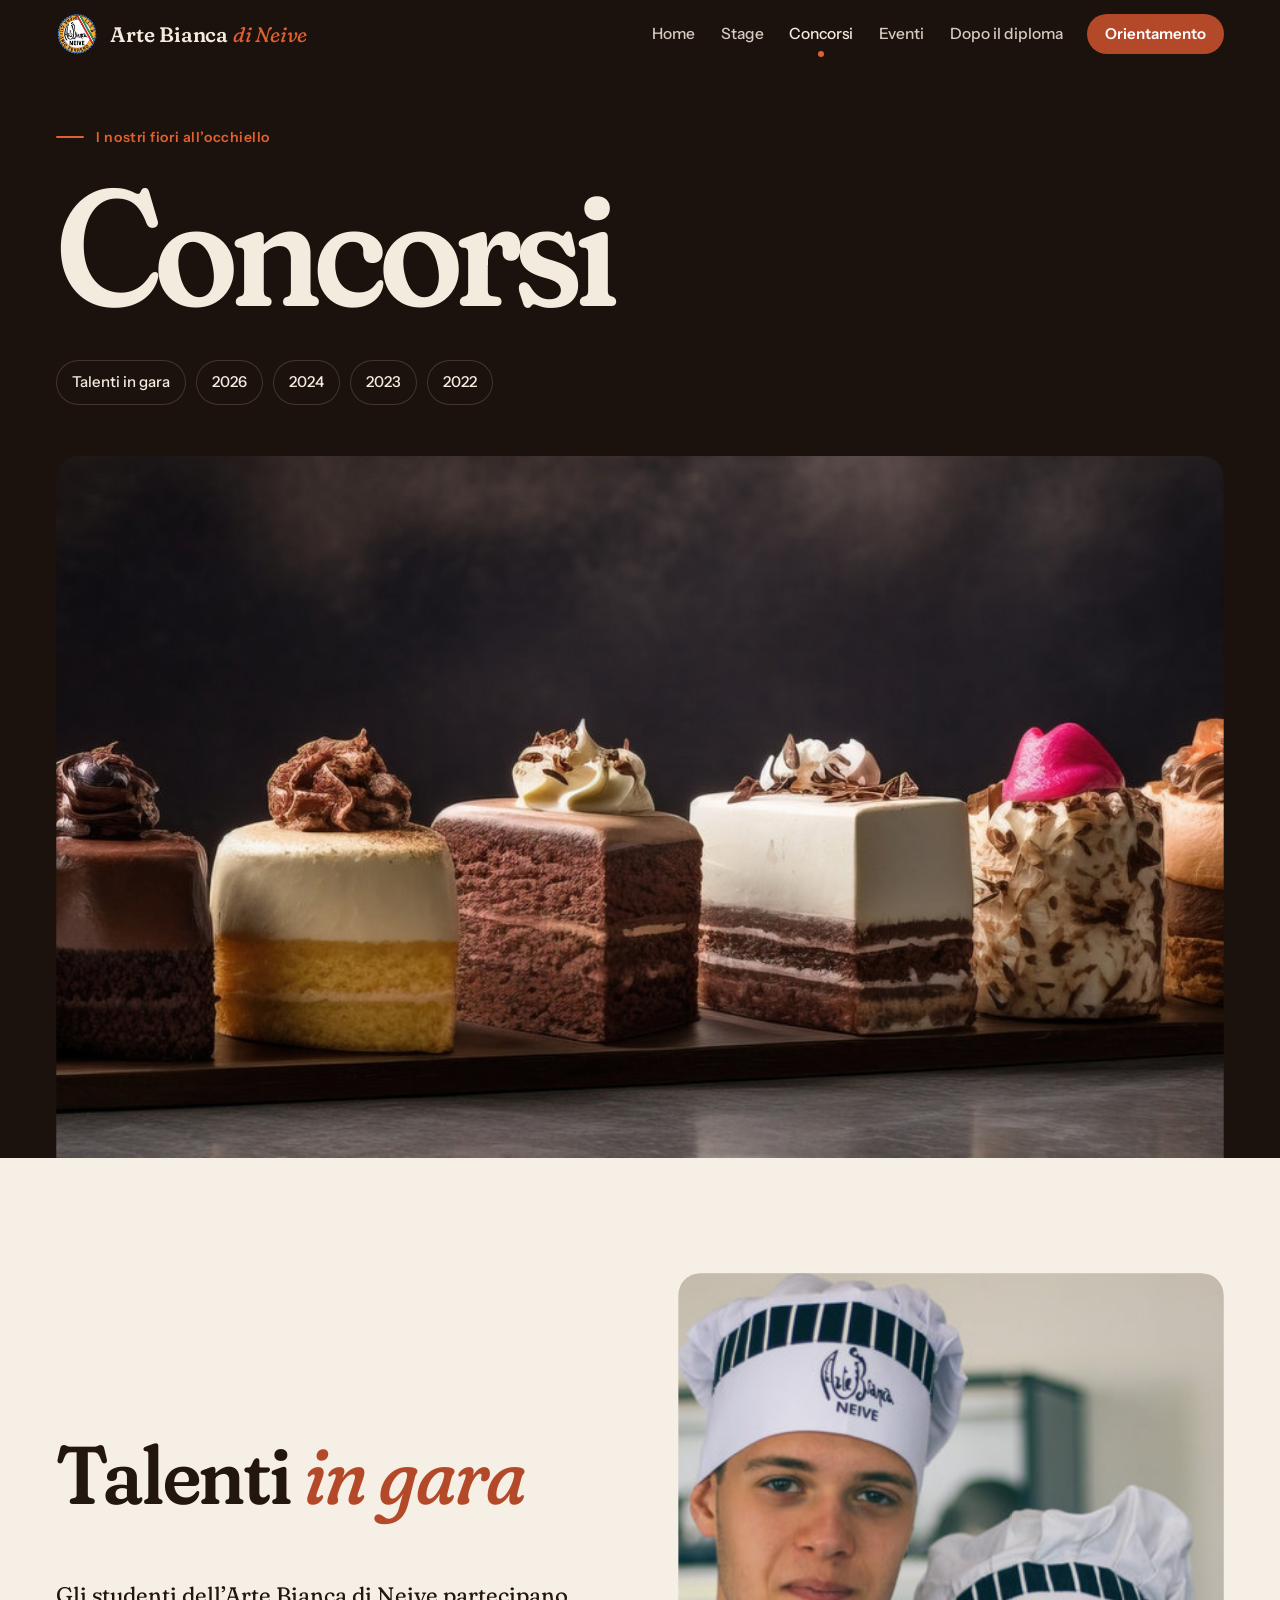
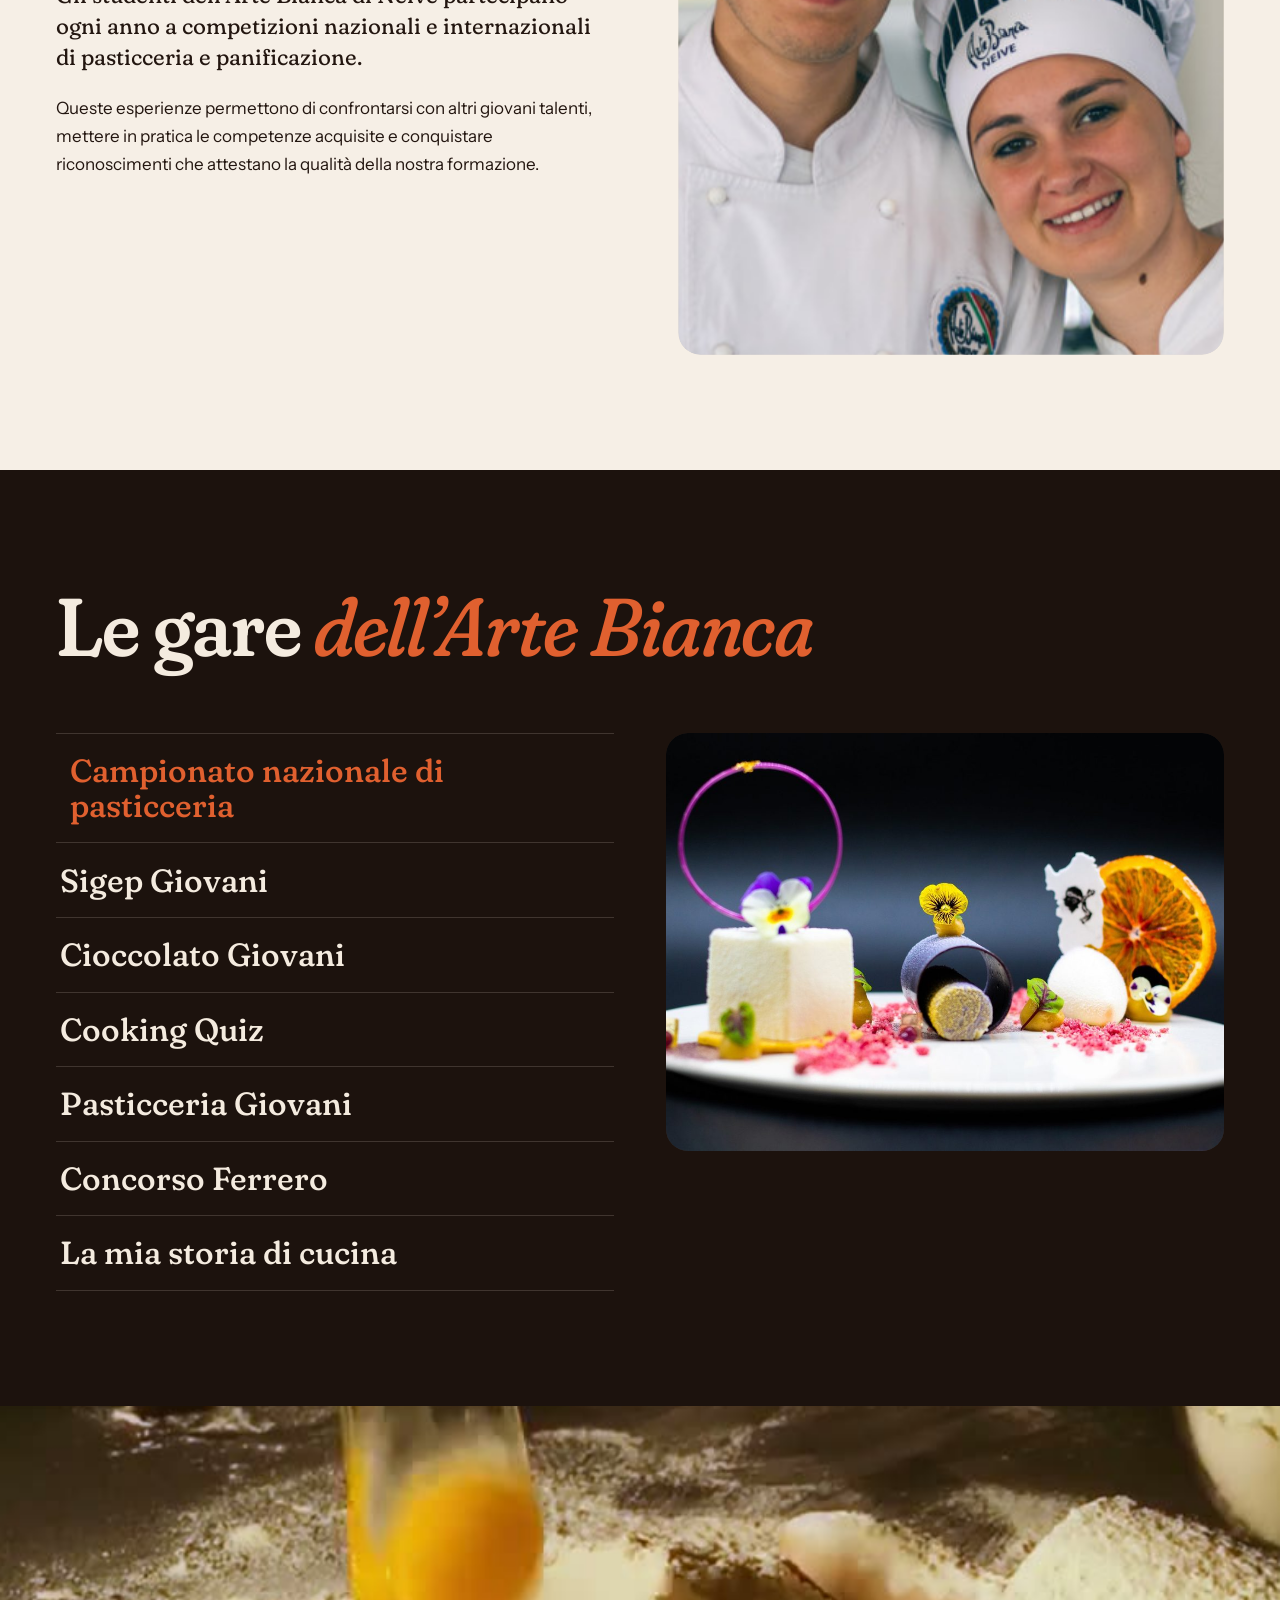
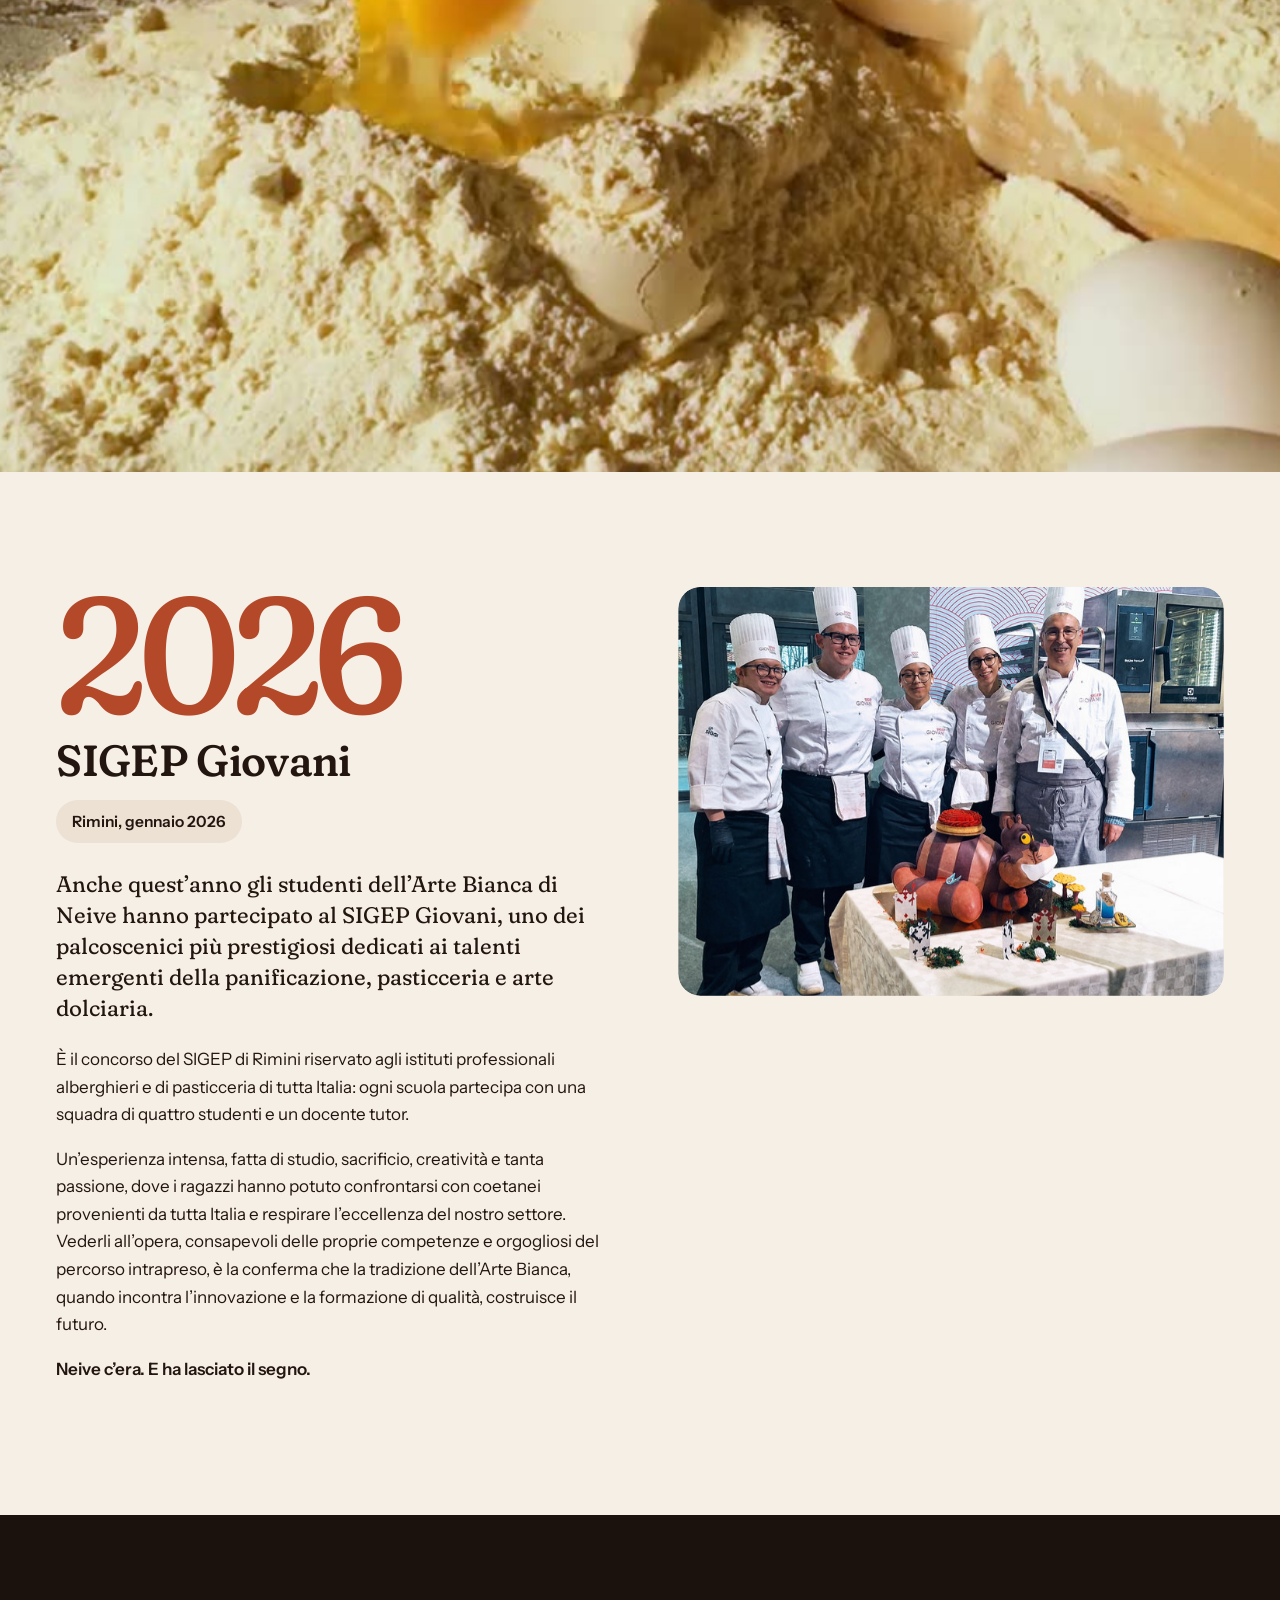
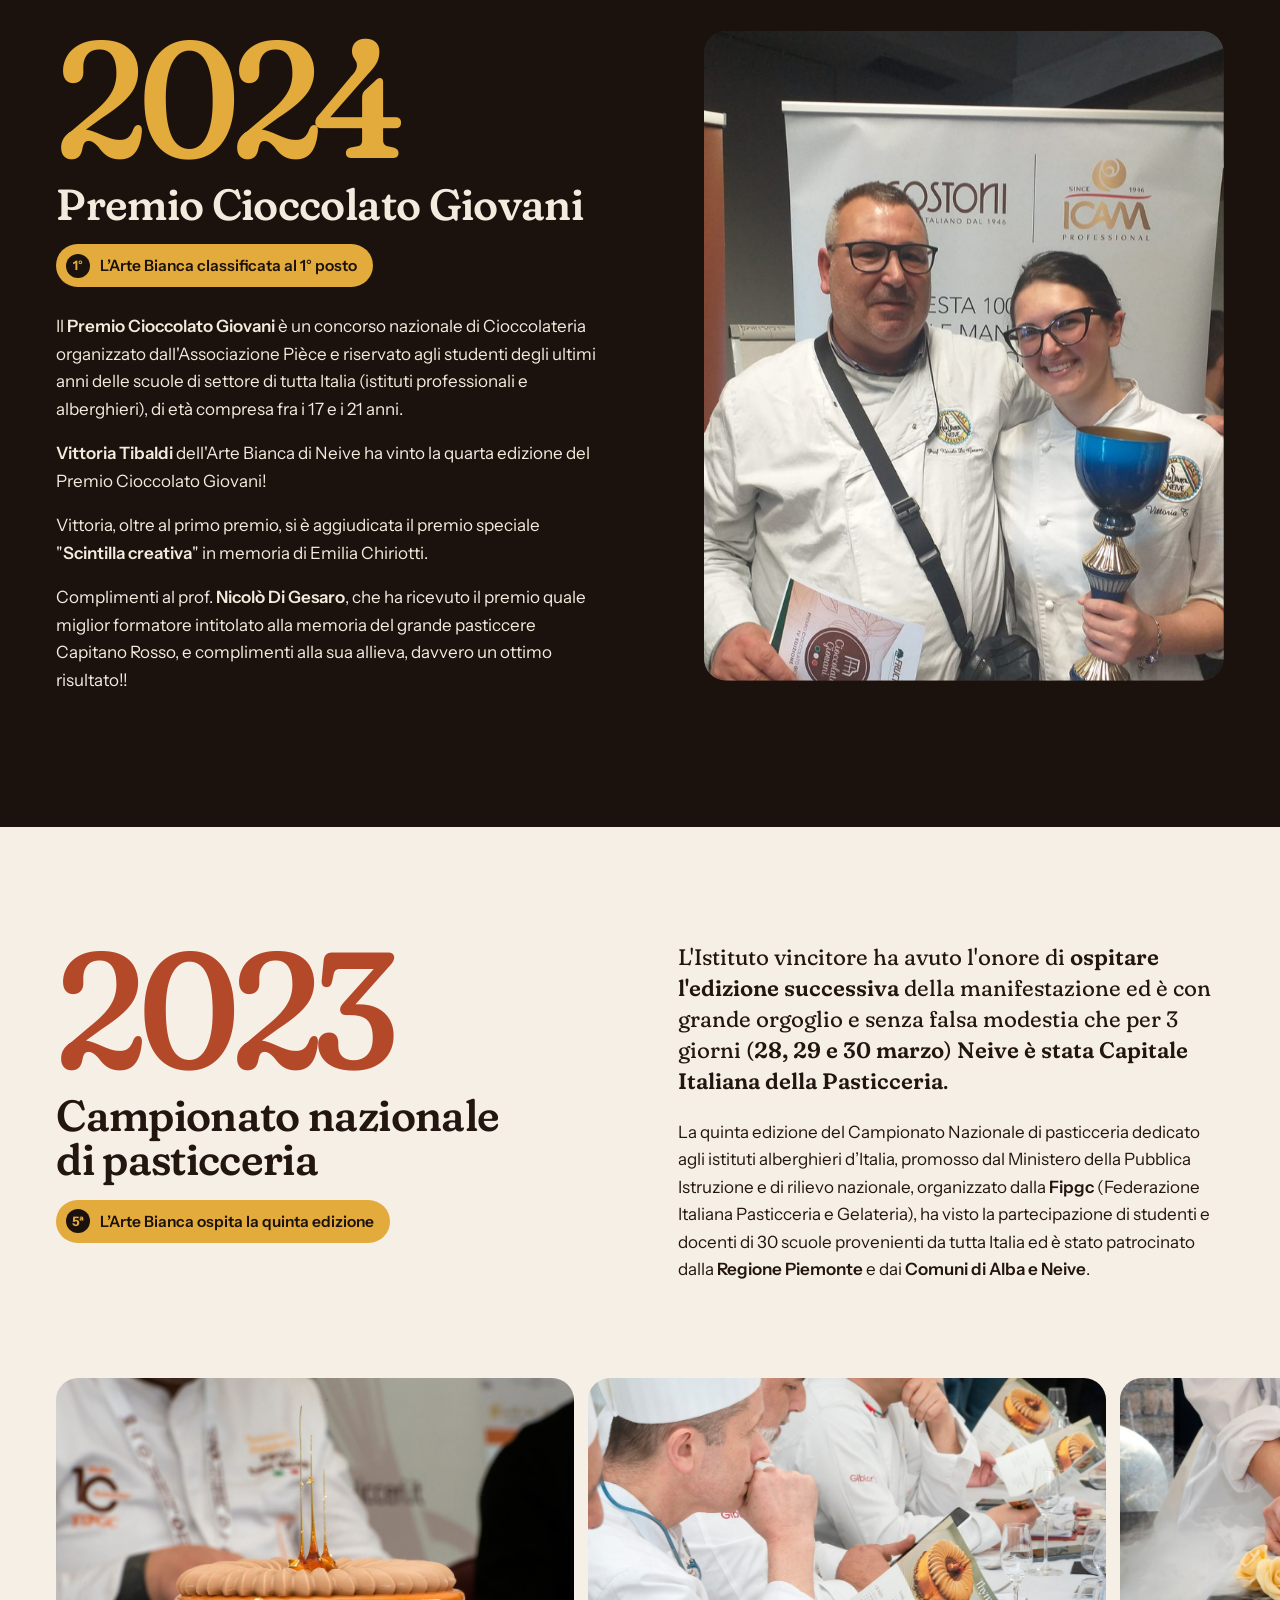
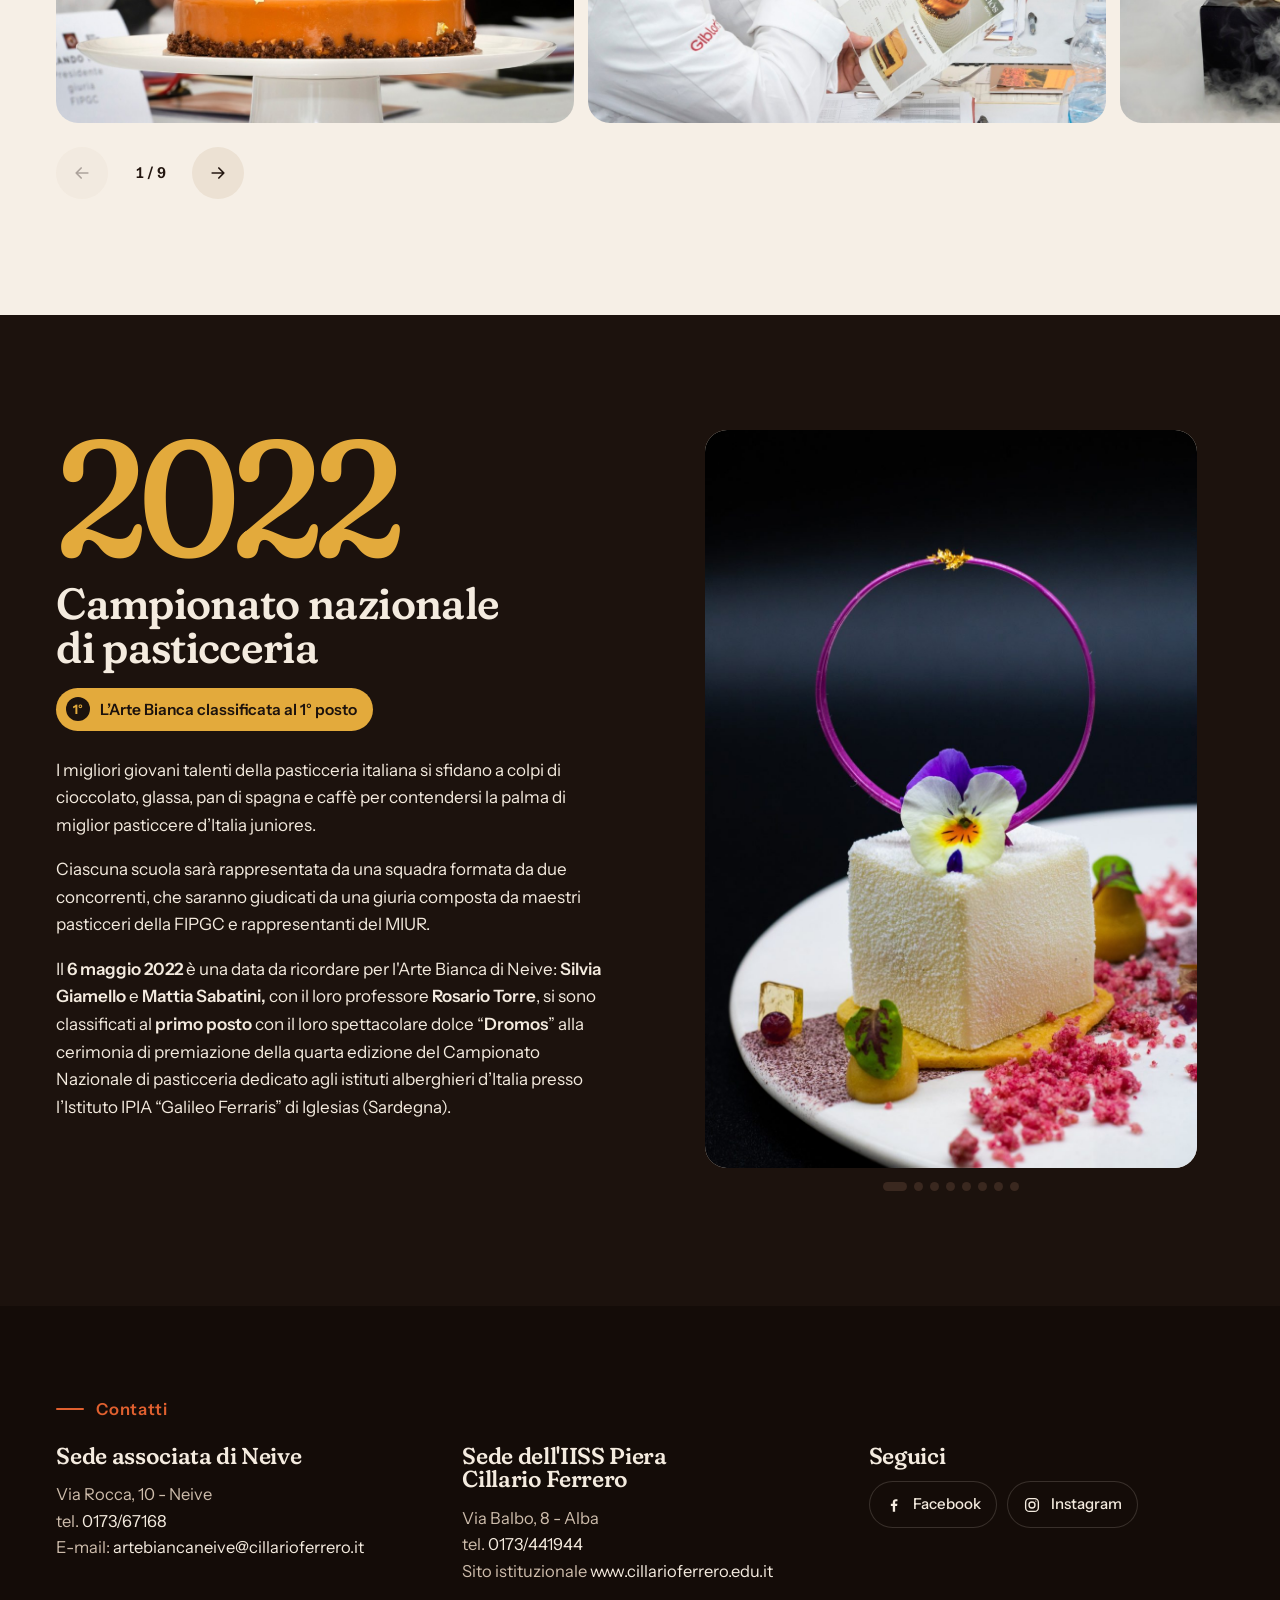
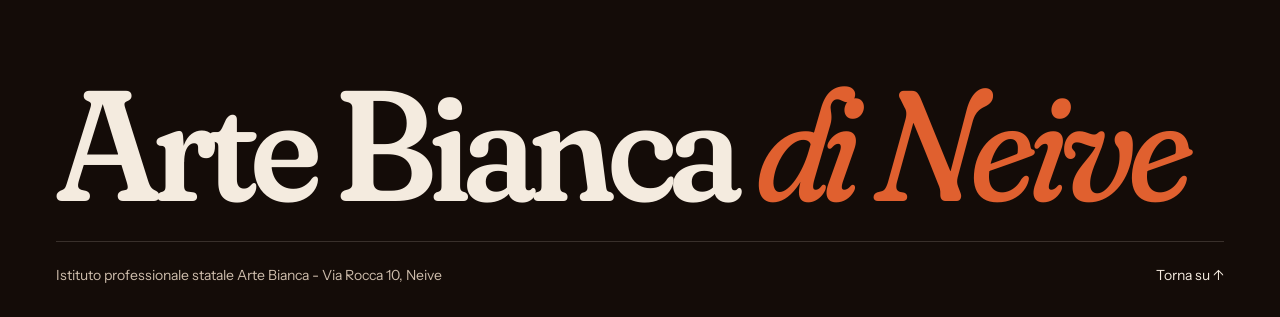
<file: concorsi.html>
<!DOCTYPE html>
<html lang="it">
<head>
<meta charset="utf-8">
<meta name="viewport" content="width=device-width, initial-scale=1">
<title>Concorsi di pasticceria per studenti – Arte Bianca di Neive</title>
<meta name="description" content="Primo posto al Campionato nazionale di pasticceria degli istituti alberghieri 2022, l’edizione 2023 a Neive e il Premio Cioccolato Giovani: i concorsi dell’Arte Bianca di Neive.">
<link rel="canonical" href="https://artebiancaneive.org/concorsi">
<meta property="og:type" content="website">
<meta property="og:site_name" content="Arte Bianca di Neive">
<meta property="og:locale" content="it_IT">
<meta property="og:title" content="Concorsi di pasticceria per studenti – Arte Bianca di Neive">
<meta property="og:description" content="Primo posto al Campionato nazionale di pasticceria degli istituti alberghieri 2022, l’edizione 2023 a Neive e il Premio Cioccolato Giovani: i concorsi dell’Arte Bianca di Neive.">
<meta property="og:url" content="https://artebiancaneive.org/concorsi">
<meta property="og:image" content="https://artebiancaneive.org/media/anteprima-link.jpg">
<meta property="og:image:width" content="1200">
<meta property="og:image:height" content="630">
<meta property="og:image:alt" content="Tortine al cioccolato con lamponi su un tagliere di legno">
<meta name="twitter:card" content="summary_large_image">
<link rel="icon" href="favicon-32.png" sizes="32x32">
<link rel="icon" href="favicon-192.png" sizes="192x192">
<link rel="apple-touch-icon" href="apple-touch-icon.png" sizes="180x180">
<link rel="preconnect" href="https://fonts.googleapis.com">
<link rel="preconnect" href="https://fonts.gstatic.com" crossorigin>
<link href="https://fonts.googleapis.com/css2?family=Fraunces:ital,opsz,wght,SOFT@0,9..144,300..800,0..100;1,9..144,300..800,0..100&family=Instrument+Sans:ital,wght@0,400..700;1,400..700&display=swap" rel="stylesheet">
<link rel="stylesheet" href="stile.css?v=1795078576">
<script>document.documentElement.classList.add('js')</script>
</head>
<body id="inizio">
<header class="testa">
  <div class="cont">
    <a class="marchio" href="/" aria-label="Arte Bianca di Neive, pagina iniziale"><img src="media/logo-scuola.png" alt="" width="42" height="42"><span>Arte Bianca <i>di Neive</i></span></a>
    <nav class="voci" aria-label="Menu principale">
    <a href="/">Home</a>
    <a href="/stage">Stage</a>
    <a href="/concorsi" aria-current="page">Concorsi</a>
    <a href="/eventi">Eventi</a>
    <a href="/dopo-il-diploma">Dopo il diploma</a>
    </nav>
    <a class="tasto prenota-testa" href="/#orientamento">Orientamento</a>
    <button class="apri-menu" type="button" aria-expanded="false" aria-controls="menu-pieno">Menu <i></i></button>
  </div>
</header>
<div class="menu-pieno" id="menu-pieno" role="dialog" aria-modal="true" aria-label="Menu">
  <button class="chiudi" type="button">Chiudi <i></i></button>
  <nav aria-label="Menu principale">
    <a href="/"><small>01</small>Home</a>
    <a href="/stage"><small>02</small>Stage</a>
    <a href="/concorsi" aria-current="page"><small>03</small>Concorsi</a>
    <a href="/eventi"><small>04</small>Eventi</a>
    <a href="/dopo-il-diploma"><small>05</small>Dopo il diploma</a>
  </nav>
  <a class="tasto" href="/#orientamento">Orientamento 2027-28 <svg viewBox="0 0 24 24" fill="none" stroke="currentColor" stroke-width="2" stroke-linecap="round" stroke-linejoin="round" aria-hidden="true"><path d="M5 12h14M13 6l6 6-6 6"/></svg></a>
  <p class="recapiti">Via Rocca 10, Neive · tel. 0173/67168<br>artebiancaneive@cillarioferrero.it</p>
</div>
<main>
<section class="eroe pagina">
  <div class="cont">
    <p class="occhiello">I nostri fiori all’occhiello</p>
    <h1 class="eroe-titolo">Concorsi</h1>
    <div class="eroe-piede">
      <nav class="sommario" aria-label="In questa pagina"><a href="#talenti">Talenti in gara</a><a href="#c2026">2026</a><a href="#c2024">2024</a><a href="#c2023">2023</a><a href="#c2022">2022</a></nav>
    </div>
  </div>
  <div class="eroe-media"><img src="media/concorsi-hero-dolci.jpg" alt="Una fila di monoporzioni di pasticceria su un'alzata di legno" style="object-position:50% 53%" srcset="media/ridotte/concorsi-hero-dolci-800.jpg 800w, media/ridotte/concorsi-hero-dolci-1200.jpg 1200w, media/ridotte/concorsi-hero-dolci-1600.jpg 1600w, media/ridotte/concorsi-hero-dolci-2000.jpg 2000w, media/concorsi-hero-dolci.jpg 2399w" sizes="100vw"></div>
</section>

<section class="sez" id="talenti">
  <div class="cont">
    <div class="griglia-2">
      <div>
        <header class="intesta">
          <h2 class="titolo-sez">Talenti <em>in gara</em></h2>
        </header>
        <div class="testo" data-r>
          <p class="attacco">Gli studenti dell’Arte Bianca di Neive partecipano ogni anno a competizioni nazionali e internazionali di pasticceria e panificazione.</p>
          <p>Queste esperienze permettono di confrontarsi con altri giovani talenti, mettere in pratica le competenze acquisite e conquistare riconoscimenti che attestano la qualità della nostra formazione.</p>
        </div>
      </div>
      <figure class="cornice verticale" data-parallasse data-r="foto"><img src="media/concorsi-talenti.jpg" alt="Due studenti dell'Arte Bianca in divisa da pasticcere" srcset="media/ridotte/concorsi-talenti-480.jpg 480w, media/ridotte/concorsi-talenti-800.jpg 800w, media/ridotte/concorsi-talenti-1200.jpg 1200w, media/ridotte/concorsi-talenti-1600.jpg 1600w, media/ridotte/concorsi-talenti-2000.jpg 2000w" sizes="(max-width: 899px) 92vw, 45vw" loading="lazy" decoding="async"></figure>
    </div>
  </div>
</section>

<section class="sez scura">
  <div class="cont">
    <header class="intesta">
      <h2 class="titolo-sez">Le gare <em>dell’Arte Bianca</em></h2>
    </header>
    <div class="elenco-foto">
  <ol>
    <li><span class="mini"><img src="media/slideshow/concorsi/01.jpg?v=1790437235" srcset="media/slideshow-telefono/concorsi/01.jpg?v=1790497868 1150w, media/slideshow/concorsi/01.jpg?v=1790437235 2000w" sizes="45vw" width="2000" height="1333" alt="" loading="lazy" decoding="async"></span><button type="button" aria-pressed="false">Campionato nazionale di pasticceria</button></li>
    <li><span class="mini"><img src="media/slideshow/concorsi/02.jpg?v=1790437235" srcset="media/slideshow-telefono/concorsi/02.jpg?v=1790497868 1150w, media/slideshow/concorsi/02.jpg?v=1790437235 1332w" sizes="45vw" width="1332" height="749" alt="" loading="lazy" decoding="async"></span><button type="button" aria-pressed="false">Sigep Giovani</button></li>
    <li><span class="mini"><img src="media/slideshow/concorsi/03.jpg?v=1790437235" srcset="media/slideshow-telefono/concorsi/03.jpg?v=1790497868 1150w, media/slideshow/concorsi/03.jpg?v=1790437235 2000w" sizes="45vw" width="2000" height="1125" alt="" loading="lazy" decoding="async"></span><button type="button" aria-pressed="false">Cioccolato Giovani</button></li>
    <li><span class="mini"><img src="media/slideshow/concorsi/04.jpg?v=1790437235" srcset="media/slideshow-telefono/concorsi/04.jpg?v=1790497868 1150w, media/slideshow/concorsi/04.jpg?v=1790437235 1440w" sizes="45vw" width="1440" height="1080" alt="" loading="lazy" decoding="async"></span><button type="button" aria-pressed="false">Cooking Quiz</button></li>
    <li><span class="mini"><img src="media/slideshow/concorsi/05.jpg?v=1790437235" srcset="media/slideshow-telefono/concorsi/05.jpg?v=1790497868 640w, media/slideshow/concorsi/05.jpg?v=1790437235 640w" sizes="45vw" width="640" height="480" alt="" loading="lazy" decoding="async"></span><button type="button" aria-pressed="false">Pasticceria Giovani</button></li>
    <li><span class="mini"><img src="media/slideshow/concorsi/06.jpg?v=1790437235" srcset="media/slideshow-telefono/concorsi/06.jpg?v=1790497869 1150w, media/slideshow/concorsi/06.jpg?v=1790437235 2000w" sizes="45vw" width="2000" height="1125" alt="" loading="lazy" decoding="async"></span><button type="button" aria-pressed="false">Concorso Ferrero</button></li>
    <li><span class="mini"><img src="media/slideshow/concorsi/07.jpg?v=1790437235" srcset="media/slideshow-telefono/concorsi/07.jpg?v=1790497869 1150w, media/slideshow/concorsi/07.jpg?v=1790437235 2000w" sizes="45vw" width="2000" height="1125" alt="" loading="lazy" decoding="async"></span><button type="button" aria-pressed="false">La mia storia di cucina</button></li>
  </ol>
  <div class="vetrina" aria-hidden="false">
    <img src="media/slideshow/concorsi/01.jpg?v=1790437235" srcset="media/slideshow-telefono/concorsi/01.jpg?v=1790497868 1150w, media/slideshow/concorsi/01.jpg?v=1790437235 2000w" sizes="(max-width: 899px) 1px, 46vw" width="2000" height="1333" alt="I concorsi: Campionato nazionale di pasticceria" loading="lazy" decoding="async">
    <img src="media/slideshow/concorsi/02.jpg?v=1790437235" srcset="media/slideshow-telefono/concorsi/02.jpg?v=1790497868 1150w, media/slideshow/concorsi/02.jpg?v=1790437235 1332w" sizes="(max-width: 899px) 1px, 46vw" width="1332" height="749" alt="I concorsi: Sigep Giovani" loading="lazy" decoding="async">
    <img src="media/slideshow/concorsi/03.jpg?v=1790437235" srcset="media/slideshow-telefono/concorsi/03.jpg?v=1790497868 1150w, media/slideshow/concorsi/03.jpg?v=1790437235 2000w" sizes="(max-width: 899px) 1px, 46vw" width="2000" height="1125" alt="I concorsi: Cioccolato Giovani" loading="lazy" decoding="async">
    <img src="media/slideshow/concorsi/04.jpg?v=1790437235" srcset="media/slideshow-telefono/concorsi/04.jpg?v=1790497868 1150w, media/slideshow/concorsi/04.jpg?v=1790437235 1440w" sizes="(max-width: 899px) 1px, 46vw" width="1440" height="1080" alt="I concorsi: Cooking Quiz" loading="lazy" decoding="async">
    <img src="media/slideshow/concorsi/05.jpg?v=1790437235" srcset="media/slideshow-telefono/concorsi/05.jpg?v=1790497868 640w, media/slideshow/concorsi/05.jpg?v=1790437235 640w" sizes="(max-width: 899px) 1px, 46vw" width="640" height="480" alt="I concorsi: Pasticceria Giovani" loading="lazy" decoding="async">
    <img src="media/slideshow/concorsi/06.jpg?v=1790437235" srcset="media/slideshow-telefono/concorsi/06.jpg?v=1790497869 1150w, media/slideshow/concorsi/06.jpg?v=1790437235 2000w" sizes="(max-width: 899px) 1px, 46vw" width="2000" height="1125" alt="I concorsi: Concorso Ferrero" loading="lazy" decoding="async">
    <img src="media/slideshow/concorsi/07.jpg?v=1790437235" srcset="media/slideshow-telefono/concorsi/07.jpg?v=1790497869 1150w, media/slideshow/concorsi/07.jpg?v=1790437235 2000w" sizes="(max-width: 899px) 1px, 46vw" width="2000" height="1125" alt="I concorsi: La mia storia di cucina" loading="lazy" decoding="async">
  </div>
</div>
  </div>
</section>

<div class="fascia"><video data-src="media/video-impasto-pirottini.mp4" poster="media/copertina-impasto-pirottini.jpg" muted loop playsinline style="object-position:50% 5%" aria-label="Impasto versato nei pirottini"></video></div>

<section class="sez" id="c2026">
  <div class="cont">
    <div class="anno-blocco">
      <div>
        <span class="anno-gigante" aria-hidden="true">2026</span>
        <h2><span class="nascosto">2026 - </span>SIGEP Giovani</h2>
        <p class="medaglia chiara">Rimini, gennaio 2026</p>
        <div class="testo" data-r>
          <p class="attacco">Anche quest’anno gli studenti dell’Arte Bianca di Neive hanno partecipato al SIGEP Giovani, uno dei palcoscenici più prestigiosi dedicati ai talenti emergenti della panificazione, pasticceria e arte dolciaria.</p>
          <p>È il concorso del SIGEP di Rimini riservato agli istituti professionali alberghieri e di pasticceria di tutta Italia: ogni scuola partecipa con una squadra di quattro studenti e un docente tutor.</p>
          <p>Un’esperienza intensa, fatta di studio, sacrificio, creatività e tanta passione, dove i ragazzi hanno potuto confrontarsi con coetanei provenienti da tutta Italia e respirare l’eccellenza del nostro settore. Vederli all’opera, consapevoli delle proprie competenze e orgogliosi del percorso intrapreso, è la conferma che la tradizione dell’Arte Bianca, quando incontra l’innovazione e la formazione di qualità, costruisce il futuro.</p>
          <p><b>Neive c’era. E ha lasciato il segno.</b></p>
        </div>
      </div>
      <figure class="cornice sigep" data-parallasse data-r="foto"><img src="media/concorsi-sigep-2026.jpg" alt="La squadra dell’Arte Bianca al SIGEP Giovani 2026 accanto alla torta dello Stregatto" srcset="media/ridotte/concorsi-sigep-2026-480.jpg 480w, media/ridotte/concorsi-sigep-2026-800.jpg 800w, media/ridotte/concorsi-sigep-2026-1200.jpg 1200w, media/ridotte/concorsi-sigep-2026-1600.jpg 1600w, media/concorsi-sigep-2026.jpg 2400w" sizes="(max-width: 899px) 92vw, 46vw" loading="lazy" decoding="async"></figure>
    </div>
  </div>
</section>

<section class="sez scura" id="c2024">
  <div class="cont">
    <div class="anno-blocco">
      <div>
        <span class="anno-gigante" aria-hidden="true">2024</span>
        <h2><span class="nascosto">2024 - </span>Premio Cioccolato Giovani</h2>
        <p class="medaglia"><i>1°</i>L’Arte Bianca classificata al 1° posto</p>
        <div class="testo" data-r>
          <p>Il <b>Premio Cioccolato Giovani</b> è un concorso nazionale di Cioccolateria organizzato dall'Associazione Pièce e riservato agli studenti degli ultimi anni delle scuole di settore di tutta Italia (istituti professionali e alberghieri), di età compresa fra i 17 e i 21 anni.</p>
          <p><b>Vittoria Tibaldi</b> dell'Arte Bianca di Neive ha vinto la quarta edizione del Premio Cioccolato Giovani!</p>
          <p>Vittoria, oltre al primo premio, si è aggiudicata il premio speciale "<b>Scintilla creativa</b>" in memoria di Emilia Chiriotti.</p>
          <p>Complimenti al prof. <b>Nicolò Di Gesaro</b>, che ha ricevuto il premio quale miglior formatore intitolato alla memoria del grande pasticcere Capitano Rosso, e complimenti alla sua allieva, davvero un ottimo risultato!!</p>
        </div>
      </div>
      <figure class="cornice verticale premio" data-parallasse data-r="foto"><img src="media/concorsi-premio-cioccolato.jpg" alt="Vittoria Tibaldi con la coppa del Premio Cioccolato Giovani insieme al suo professore" srcset="media/ridotte/concorsi-premio-cioccolato-480.jpg 480w, media/ridotte/concorsi-premio-cioccolato-800.jpg 800w, media/ridotte/concorsi-premio-cioccolato-1200.jpg 1200w, media/concorsi-premio-cioccolato.jpg 1536w" sizes="(max-width: 899px) 92vw, 45vw" loading="lazy" decoding="async"></figure>
    </div>
  </div>
</section>

<section class="sez" id="c2023">
  <div class="cont">
    <div class="anno-blocco">
      <div>
        <span class="anno-gigante" aria-hidden="true">2023</span>
        <h2><span class="nascosto">2023 - </span>Campionato nazionale di pasticceria</h2>
        <p class="medaglia"><i>5ª</i>L’Arte Bianca ospita la quinta edizione</p>
      </div>
      <div class="testo" data-r>
        <p class="attacco">L'Istituto vincitore ha avuto l'onore di <b>ospitare l'edizione successiva</b> della manifestazione ed è con grande orgoglio e senza falsa modestia che per 3 giorni (<b>28, 29 e 30 marzo</b>) <b>Neive è stata Capitale Italiana della Pasticceria</b>.</p>
        <p>La quinta edizione del Campionato Nazionale di pasticceria dedicato agli istituti alberghieri d’Italia, promosso dal Ministero della Pubblica Istruzione e di rilievo nazionale, organizzato dalla <b>Fipgc</b> (Federazione Italiana Pasticceria e Gelateria), ha visto la partecipazione di studenti e docenti di 30 scuole provenienti da tutta Italia ed è stato patrocinato dalla <b>Regione Piemonte</b> e dai <b>Comuni di Alba e Neive</b>.</p>
      </div>
    </div>
  </div>
  <div class="galleria galleria-2023" data-r>
    <div class="binario" tabindex="0" aria-label="Le foto del Campionato nazionale di pasticceria 2023 a Neive: si scorrono di lato">
      <figure class="voce"><div class="cornice"><img src="media/slideshow/campionato-2023/01.jpg?v=1794961356" srcset="media/slideshow-telefono/campionato-2023/01.jpg?v=1794961356 1200w, media/slideshow/campionato-2023/01.jpg?v=1794961356 1200w" sizes="(max-width: 899px) 90vw, 45vw" width="1200" height="801" alt="Il Campionato nazionale di pasticceria 2023 a Neive" loading="lazy" decoding="async"></div></figure>
      <figure class="voce"><div class="cornice"><img src="media/slideshow/campionato-2023/02.jpg?v=1794961356" srcset="media/slideshow-telefono/campionato-2023/02.jpg?v=1794961356 1200w, media/slideshow/campionato-2023/02.jpg?v=1794961356 1200w" sizes="(max-width: 899px) 90vw, 45vw" width="1200" height="801" alt="Il Campionato nazionale di pasticceria 2023 a Neive" loading="lazy" decoding="async"></div></figure>
      <figure class="voce"><div class="cornice"><img src="media/slideshow/campionato-2023/03.jpg?v=1794961356" srcset="media/slideshow-telefono/campionato-2023/03.jpg?v=1794961356 1200w, media/slideshow/campionato-2023/03.jpg?v=1794961356 1200w" sizes="(max-width: 899px) 90vw, 45vw" width="1200" height="801" alt="Il Campionato nazionale di pasticceria 2023 a Neive" loading="lazy" decoding="async"></div></figure>
      <figure class="voce"><div class="cornice"><img src="media/slideshow/campionato-2023/04.jpg?v=1794961356" srcset="media/slideshow-telefono/campionato-2023/04.jpg?v=1794961356 1200w, media/slideshow/campionato-2023/04.jpg?v=1794961356 1200w" sizes="(max-width: 899px) 90vw, 45vw" width="1200" height="801" alt="Il Campionato nazionale di pasticceria 2023 a Neive" loading="lazy" decoding="async"></div></figure>
      <figure class="voce"><div class="cornice"><img src="media/slideshow/campionato-2023/05.jpg?v=1794961356" srcset="media/slideshow-telefono/campionato-2023/05.jpg?v=1794961356 1200w, media/slideshow/campionato-2023/05.jpg?v=1794961356 1200w" sizes="(max-width: 899px) 90vw, 45vw" width="1200" height="801" alt="Il Campionato nazionale di pasticceria 2023 a Neive" loading="lazy" decoding="async"></div></figure>
      <figure class="voce"><div class="cornice"><img src="media/slideshow/campionato-2023/06.jpg?v=1794961356" srcset="media/slideshow-telefono/campionato-2023/06.jpg?v=1794961356 1200w, media/slideshow/campionato-2023/06.jpg?v=1794961356 1200w" sizes="(max-width: 899px) 90vw, 45vw" width="1200" height="801" alt="Il Campionato nazionale di pasticceria 2023 a Neive" loading="lazy" decoding="async"></div></figure>
      <figure class="voce"><div class="cornice"><img src="media/slideshow/campionato-2023/07.jpg?v=1794961357" srcset="media/slideshow-telefono/campionato-2023/07.jpg?v=1794961357 1200w, media/slideshow/campionato-2023/07.jpg?v=1794961357 1200w" sizes="(max-width: 899px) 90vw, 45vw" width="1200" height="801" alt="Il Campionato nazionale di pasticceria 2023 a Neive" loading="lazy" decoding="async"></div></figure>
      <figure class="voce"><div class="cornice"><img src="media/slideshow/campionato-2023/08.jpg?v=1794961357" srcset="media/slideshow-telefono/campionato-2023/08.jpg?v=1794961357 1200w, media/slideshow/campionato-2023/08.jpg?v=1794961357 1200w" sizes="(max-width: 899px) 90vw, 45vw" width="1200" height="801" alt="Il Campionato nazionale di pasticceria 2023 a Neive" loading="lazy" decoding="async"></div></figure>
      <figure class="voce"><div class="cornice"><img src="media/slideshow/campionato-2023/09.jpg?v=1794961357" srcset="media/slideshow-telefono/campionato-2023/09.jpg?v=1794961357 1200w, media/slideshow/campionato-2023/09.jpg?v=1794961357 1200w" sizes="(max-width: 899px) 90vw, 45vw" width="1200" height="801" alt="Il Campionato nazionale di pasticceria 2023 a Neive" loading="lazy" decoding="async"></div></figure>
    </div>
    <div class="cont"><div class="comandi"><button class="prec" type="button" aria-label="Foto precedente"><svg viewBox="0 0 24 24" fill="none" stroke="currentColor" stroke-width="2" stroke-linecap="round" stroke-linejoin="round" aria-hidden="true"><path d="M19 12H5M11 6l-6 6 6 6"/></svg></button><span class="conta">1 / 9</span><button class="succ" type="button" aria-label="Foto successiva"><svg viewBox="0 0 24 24" fill="none" stroke="currentColor" stroke-width="2" stroke-linecap="round" stroke-linejoin="round" aria-hidden="true"><path d="M5 12h14M13 6l6 6-6 6"/></svg></button></div></div>
  </div>
</section>

<section class="sez scura" id="c2022">
  <div class="cont">
    <div class="anno-blocco">
      <div>
        <span class="anno-gigante" aria-hidden="true">2022</span>
        <h2><span class="nascosto">2022 - </span>Campionato nazionale di pasticceria</h2>
        <p class="medaglia"><i>1°</i>L’Arte Bianca classificata al 1° posto</p>
        <div class="testo" data-r>
          <p>I migliori giovani talenti della pasticceria italiana si sfidano a colpi di cioccolato, glassa, pan di spagna e caffè per contendersi la palma di miglior pasticcere d’Italia juniores.</p>
          <p>Ciascuna scuola sarà rappresentata da una squadra formata da due concorrenti, che saranno giudicati da una giuria composta da maestri pasticceri della FIPGC e rappresentanti del MIUR.</p>
          <p>Il <b>6 maggio 2022</b> è una data da ricordare per l'Arte Bianca di Neive: <b>Silvia Giamello</b> e <b>Mattia Sabatini,</b> con il loro professore <b>Rosario Torre</b>, si sono classificati al <b>primo posto</b> con il loro spettacolare dolce “<b>Dromos</b>” alla cerimonia di premiazione della quarta edizione del Campionato Nazionale di pasticceria dedicato agli istituti alberghieri d’Italia presso l’Istituto IPIA “Galileo Ferraris” di Iglesias (Sardegna).</p>
        </div>
      </div>
      <div class="galleria-blocco" data-r>
        <div class="galleria-auto verticale" role="img" aria-label="Il dolce Dromos del Campionato nazionale 2022"><img src="media/slideshow/campionato-2022/01.jpg?v=1790437235" srcset="media/slideshow-telefono/campionato-2022/01.jpg?v=1790497869 1004w, media/slideshow/campionato-2022/01.jpg?v=1790437235 1004w" sizes="(max-width: 899px) 92vw, 50vw" width="1004" height="1506" alt="Il dolce Dromos del Campionato nazionale 2022, foto 1" loading="lazy" decoding="async"><img src="media/slideshow/campionato-2022/02.jpg?v=1790437235" srcset="media/slideshow-telefono/campionato-2022/02.jpg?v=1790497869 1000w, media/slideshow/campionato-2022/02.jpg?v=1790437235 1000w" sizes="(max-width: 899px) 92vw, 50vw" width="1000" height="1500" alt="Il dolce Dromos del Campionato nazionale 2022, foto 2" loading="lazy" decoding="async"><img src="media/slideshow/campionato-2022/03.jpg?v=1790437235" srcset="media/slideshow-telefono/campionato-2022/03.jpg?v=1790497869 1000w, media/slideshow/campionato-2022/03.jpg?v=1790437235 1000w" sizes="(max-width: 899px) 92vw, 50vw" width="1000" height="1500" alt="Il dolce Dromos del Campionato nazionale 2022, foto 3" loading="lazy" decoding="async"><img src="media/slideshow/campionato-2022/04.jpg?v=1790437235" srcset="media/slideshow-telefono/campionato-2022/04.jpg?v=1790497869 1000w, media/slideshow/campionato-2022/04.jpg?v=1790437235 1000w" sizes="(max-width: 899px) 92vw, 50vw" width="1000" height="1500" alt="Il dolce Dromos del Campionato nazionale 2022, foto 4" loading="lazy" decoding="async"><img src="media/slideshow/campionato-2022/05.jpg?v=1790437235" srcset="media/slideshow-telefono/campionato-2022/05.jpg?v=1790497869 1000w, media/slideshow/campionato-2022/05.jpg?v=1790437235 1000w" sizes="(max-width: 899px) 92vw, 50vw" width="1000" height="1500" alt="Il dolce Dromos del Campionato nazionale 2022, foto 5" loading="lazy" decoding="async"><img src="media/slideshow/campionato-2022/06.jpg?v=1790437235" srcset="media/slideshow-telefono/campionato-2022/06.jpg?v=1790497869 1000w, media/slideshow/campionato-2022/06.jpg?v=1790437235 1000w" sizes="(max-width: 899px) 92vw, 50vw" width="1000" height="1500" alt="Il dolce Dromos del Campionato nazionale 2022, foto 6" loading="lazy" decoding="async"><img src="media/slideshow/campionato-2022/07.jpg?v=1790437236" srcset="media/slideshow-telefono/campionato-2022/07.jpg?v=1790497869 1000w, media/slideshow/campionato-2022/07.jpg?v=1790437236 1000w" sizes="(max-width: 899px) 92vw, 50vw" width="1000" height="1500" alt="Il dolce Dromos del Campionato nazionale 2022, foto 7" loading="lazy" decoding="async"><img src="media/slideshow/campionato-2022/08.jpg?v=1790437236" srcset="media/slideshow-telefono/campionato-2022/08.jpg?v=1790497869 670w, media/slideshow/campionato-2022/08.jpg?v=1790437236 670w" sizes="(max-width: 899px) 92vw, 50vw" width="670" height="413" alt="Il dolce Dromos del Campionato nazionale 2022, foto 8" loading="lazy" decoding="async"></div>
        <div class="punti"></div>
      </div>
    </div>
  </div>
</section>
</main>
<footer class="piede" id="contatti">
  <div class="cont">
    <p class="occhiello">Contatti</p>
    <div class="piede-griglia">
      <div>
        <h3>Sede associata di Neive</h3>
        <p>Via Rocca, 10 - Neive<br>tel. <a class="r" href="tel:+3917367168">0173/67168</a><br>E-mail: <a class="r" href="mailto:artebiancaneive@cillarioferrero.it">artebiancaneive@cillarioferrero.it</a></p>
      </div>
      <div>
        <h3>Sede dell'IISS Piera Cillario Ferrero</h3>
        <p>Via Balbo, 8 - Alba<br>tel. <a class="r" href="tel:+390173441944">0173/441944</a><br>Sito istituzionale <a class="r" href="https://www.cillarioferrero.edu.it/" target="_blank" rel="noopener">www.cillarioferrero.edu.it</a></p>
      </div>
      <div>
        <h3>Seguici</h3>
        <div class="social">
          <a href="https://www.facebook.com/p/IISS-Arte-Bianca-Neive-100063560233751/?locale=it_IT" target="_blank" rel="noopener"><svg viewBox="0 0 24 24" fill="currentColor" aria-hidden="true"><path d="M13.5 21v-7.6h2.6l.4-3h-3V8.5c0-.9.3-1.5 1.5-1.5h1.6V4.3c-.3 0-1.2-.1-2.3-.1-2.3 0-3.9 1.4-3.9 4v2.2H7.8v3h2.6V21z"/></svg> Facebook</a>
          <a href="https://www.instagram.com/iissartebiancadineive/" target="_blank" rel="noopener"><svg viewBox="0 0 24 24" fill="none" stroke="currentColor" stroke-width="1.8" aria-hidden="true"><rect x="3.5" y="3.5" width="17" height="17" rx="5"/><circle cx="12" cy="12" r="4"/><circle cx="17.2" cy="6.8" r=".9" fill="currentColor" stroke="none"/></svg> Instagram</a>
        </div>
      </div>
    </div>
    <p class="firma" aria-hidden="true">Arte Bianca <em>di Neive</em></p>
    <div class="piede-fondo"><span>Istituto professionale statale Arte Bianca - Via Rocca 10, Neive</span><a href="#inizio">Torna su ↑</a></div>
  </div>
</footer>
<script src="sito.js?v=1795078576"></script>
</body>
</html>
</file>
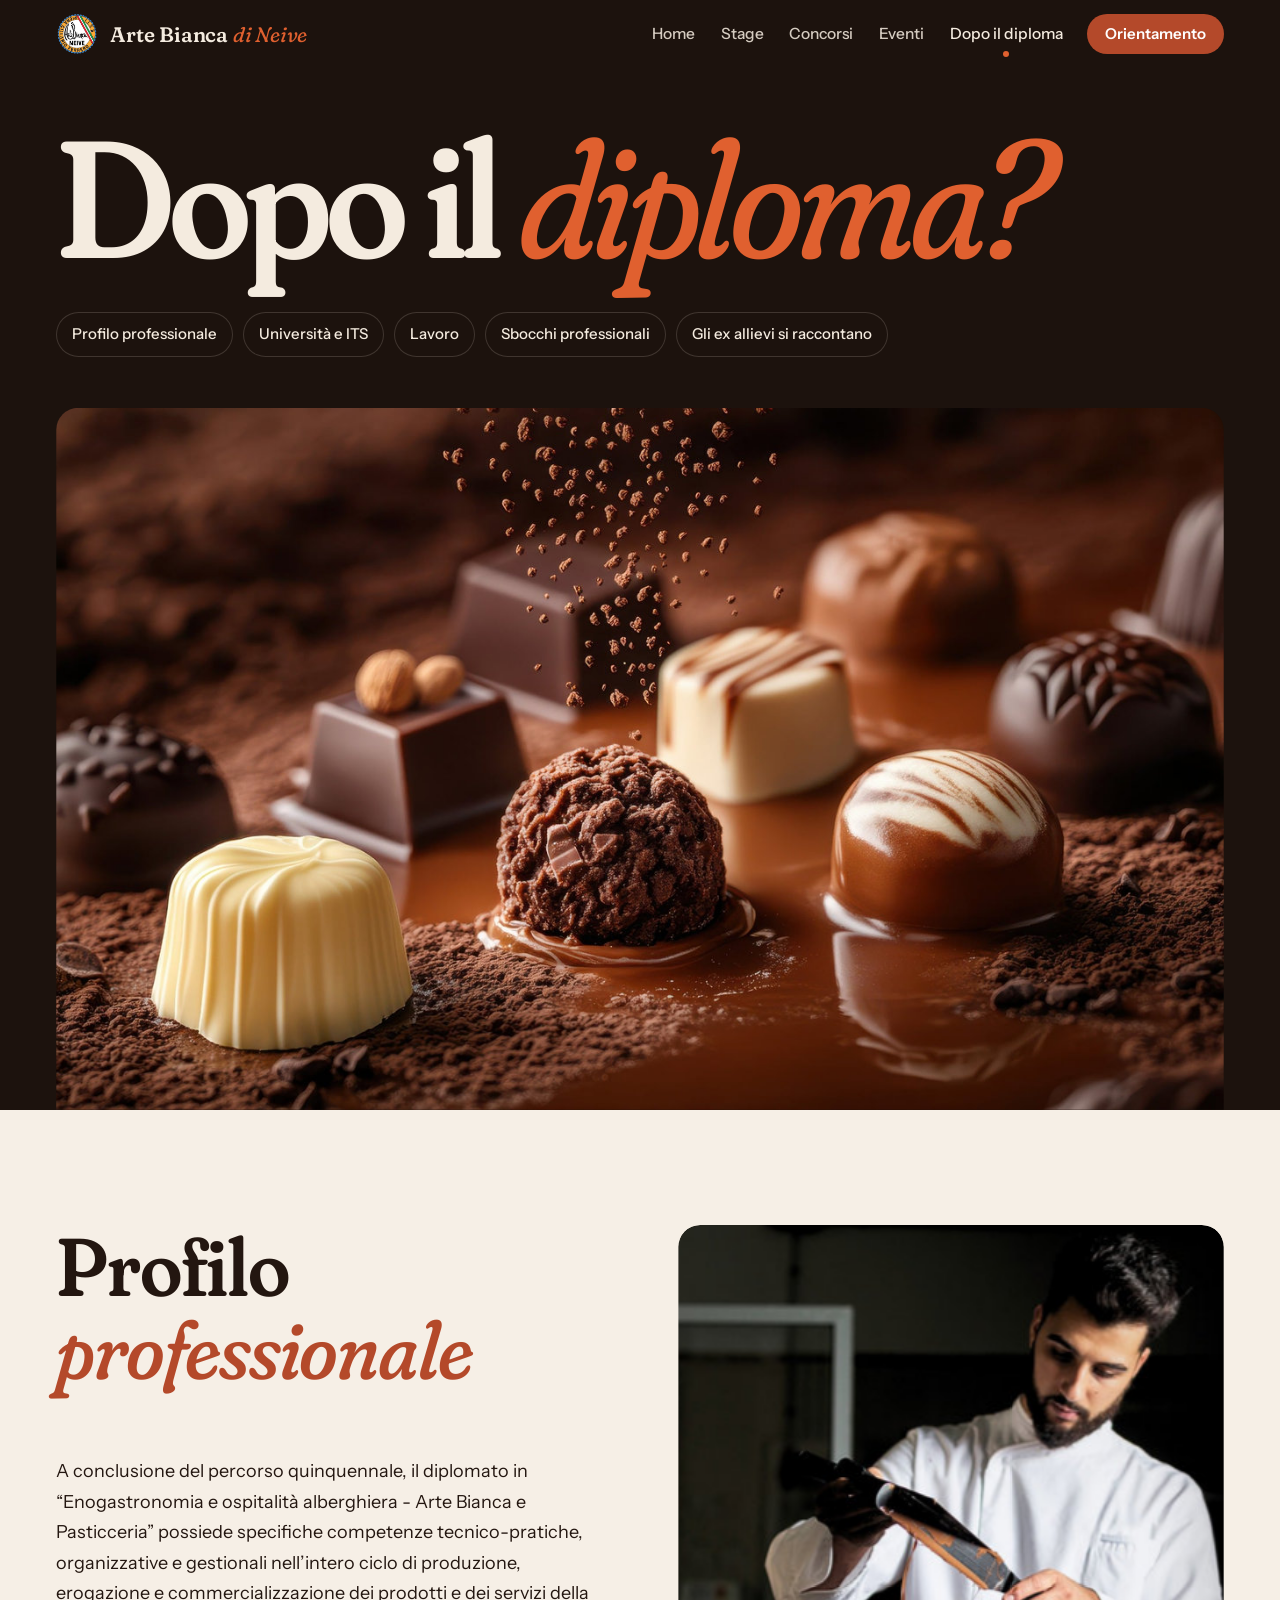
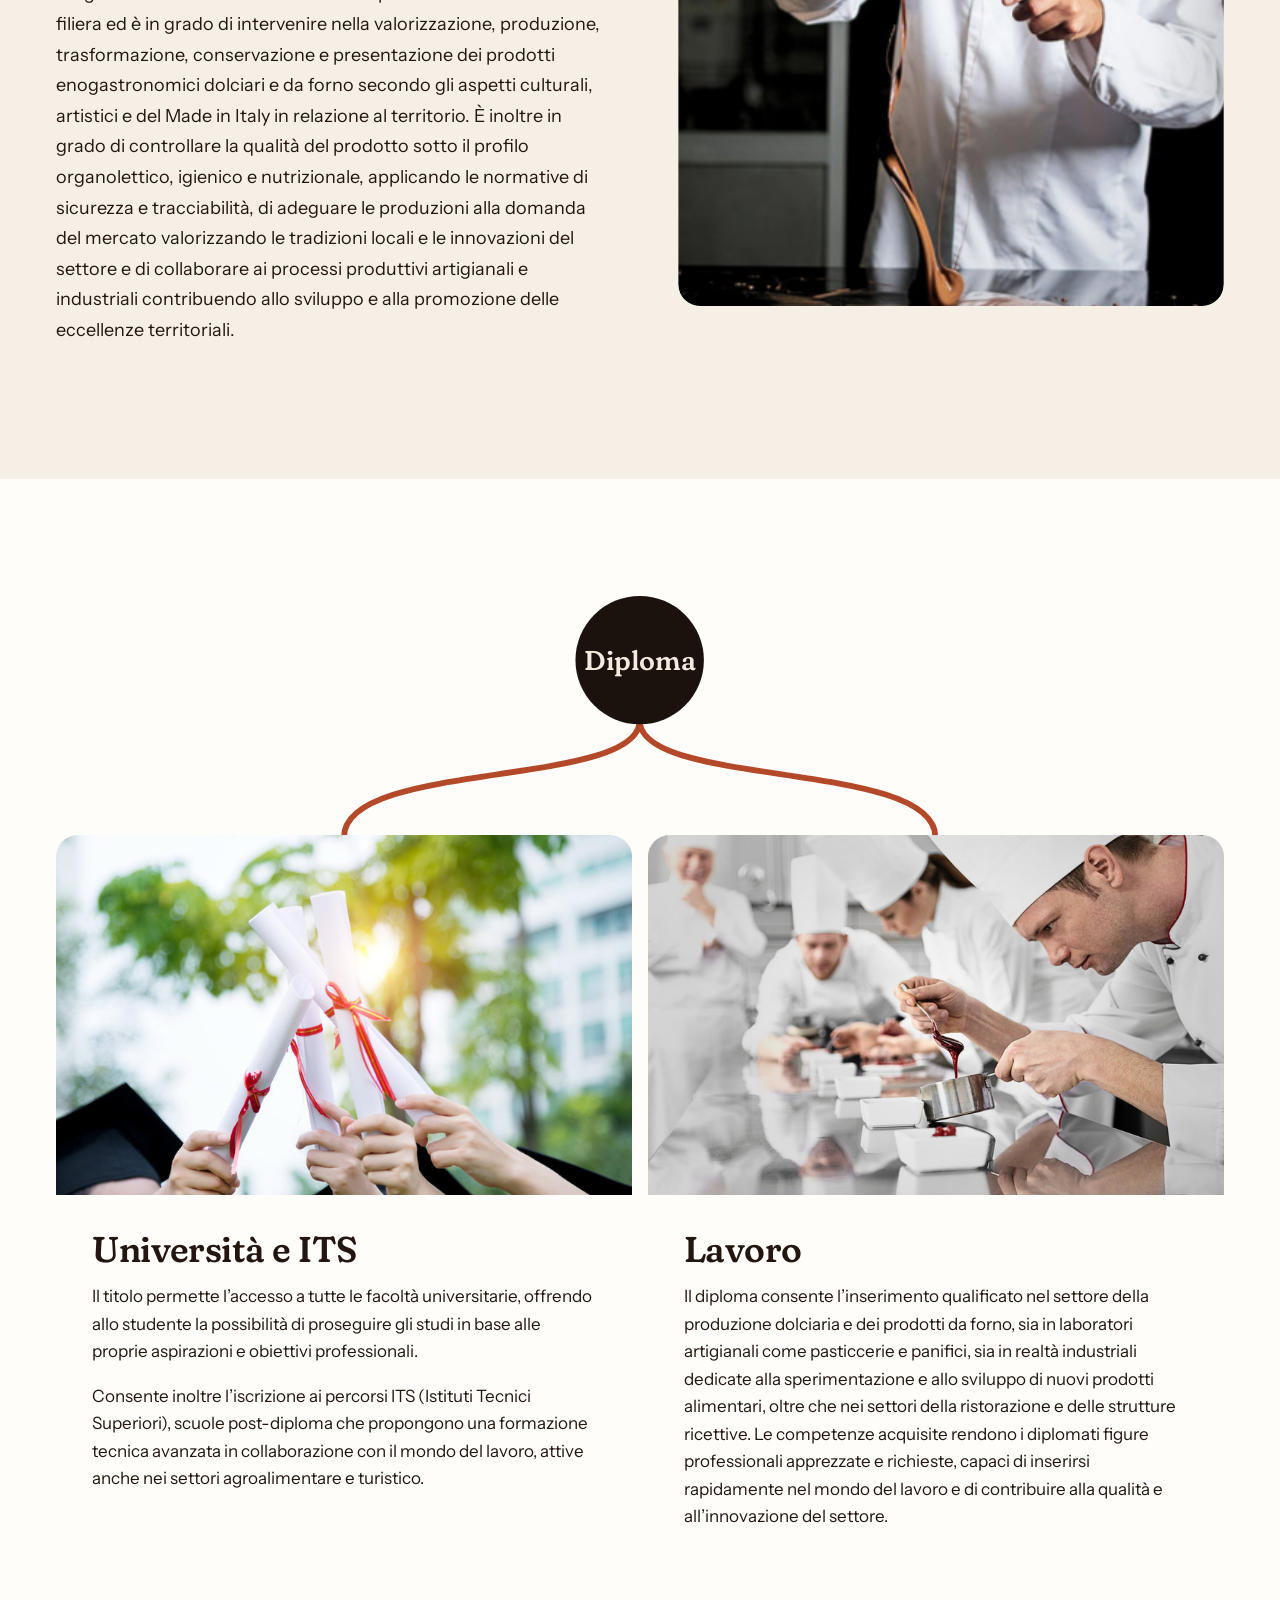
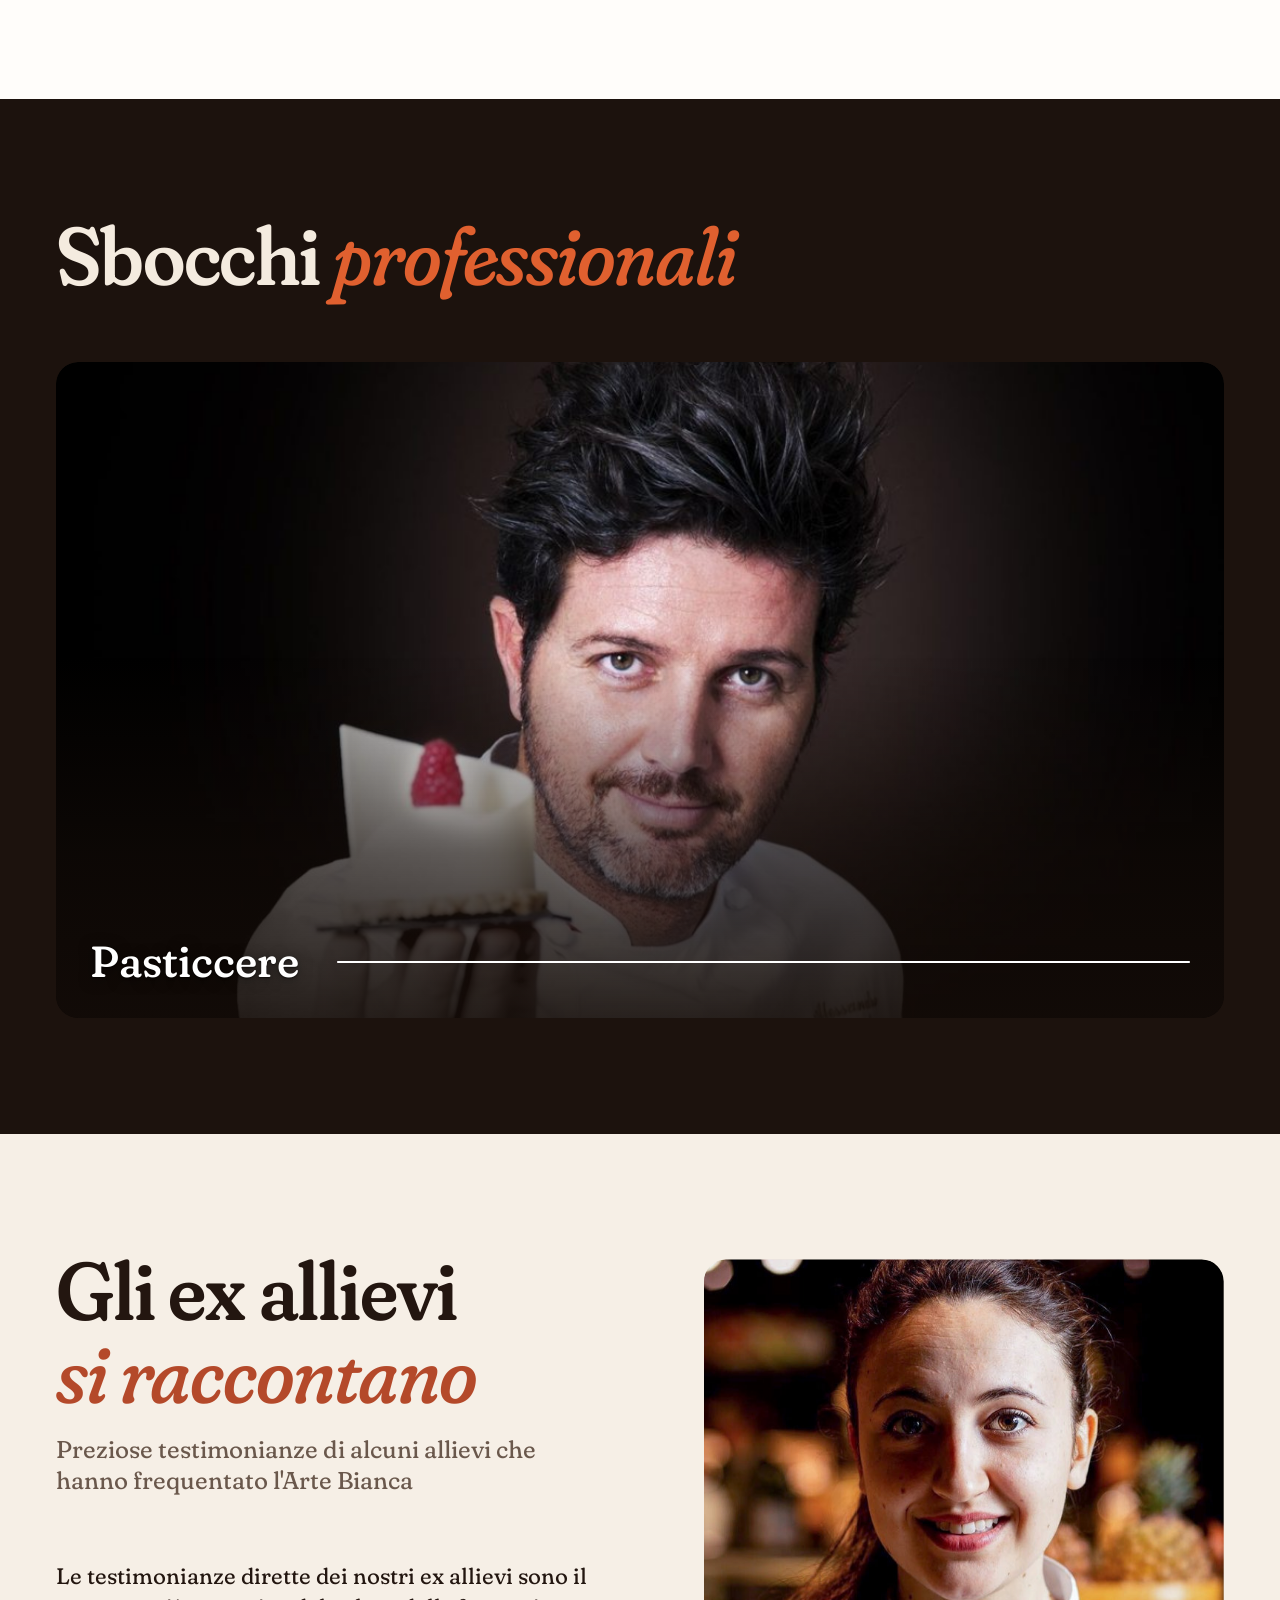
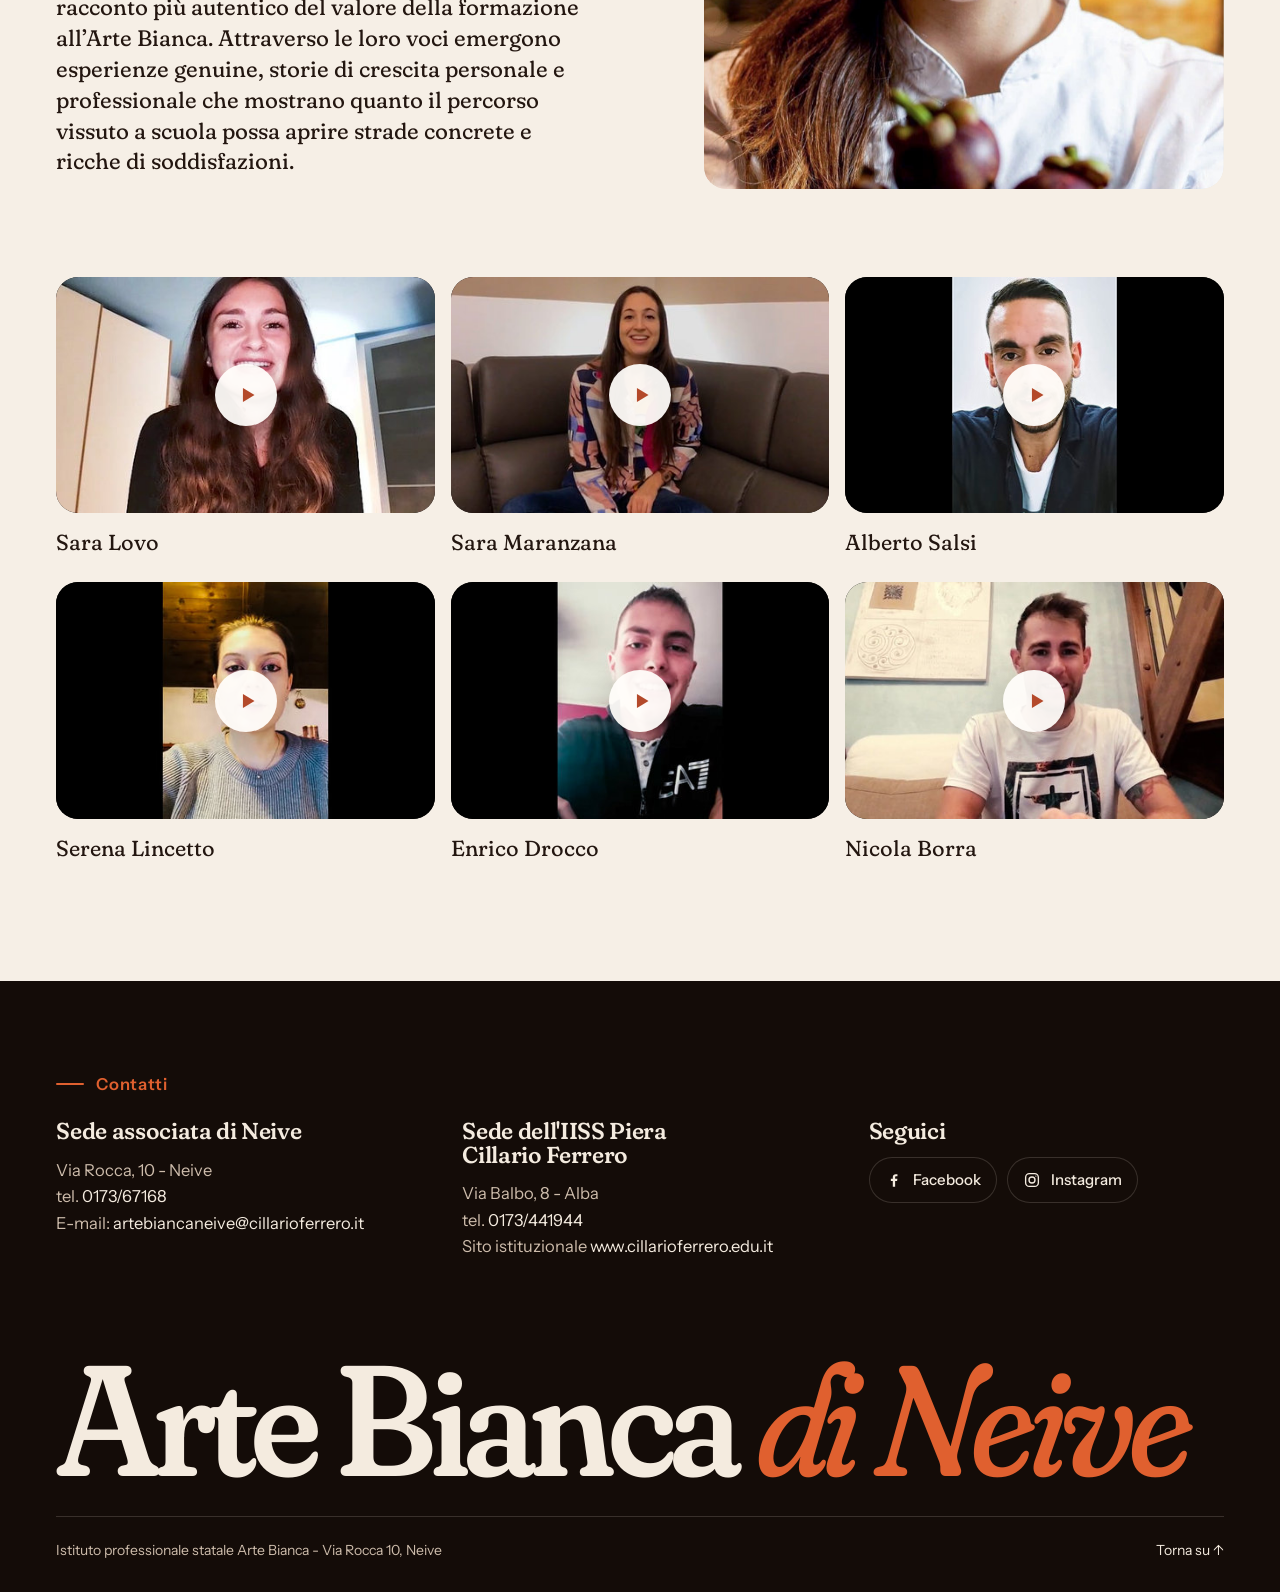
<file: dopo-il-diploma.html>
<!DOCTYPE html>
<html lang="it">
<head>
<meta charset="utf-8">
<meta name="viewport" content="width=device-width, initial-scale=1">
<title>Dopo il diploma: lavoro, ITS e università – Arte Bianca di Neive</title>
<meta name="description" content="Dopo il diploma all’Arte Bianca di Neive: lavoro in pasticcerie, panifici e industria dolciaria, università e ITS, e le testimonianze degli ex allievi.">
<link rel="canonical" href="https://artebiancaneive.org/dopo-il-diploma">
<meta property="og:type" content="website">
<meta property="og:site_name" content="Arte Bianca di Neive">
<meta property="og:locale" content="it_IT">
<meta property="og:title" content="Dopo il diploma: lavoro, ITS e università – Arte Bianca di Neive">
<meta property="og:description" content="Dopo il diploma all’Arte Bianca di Neive: lavoro in pasticcerie, panifici e industria dolciaria, università e ITS, e le testimonianze degli ex allievi.">
<meta property="og:url" content="https://artebiancaneive.org/dopo-il-diploma">
<meta property="og:image" content="https://artebiancaneive.org/media/anteprima-link.jpg">
<meta property="og:image:width" content="1200">
<meta property="og:image:height" content="630">
<meta property="og:image:alt" content="Tortine al cioccolato con lamponi su un tagliere di legno">
<meta name="twitter:card" content="summary_large_image">
<link rel="icon" href="favicon-32.png" sizes="32x32">
<link rel="icon" href="favicon-192.png" sizes="192x192">
<link rel="apple-touch-icon" href="apple-touch-icon.png" sizes="180x180">
<link rel="preconnect" href="https://fonts.googleapis.com">
<link rel="preconnect" href="https://fonts.gstatic.com" crossorigin>
<link href="https://fonts.googleapis.com/css2?family=Fraunces:ital,opsz,wght,SOFT@0,9..144,300..800,0..100;1,9..144,300..800,0..100&family=Instrument+Sans:ital,wght@0,400..700;1,400..700&display=swap" rel="stylesheet">
<link rel="stylesheet" href="stile.css?v=1795078576">
<script>document.documentElement.classList.add('js')</script>
</head>
<body id="inizio">
<header class="testa">
  <div class="cont">
    <a class="marchio" href="/" aria-label="Arte Bianca di Neive, pagina iniziale"><img src="media/logo-scuola.png" alt="" width="42" height="42"><span>Arte Bianca <i>di Neive</i></span></a>
    <nav class="voci" aria-label="Menu principale">
    <a href="/">Home</a>
    <a href="/stage">Stage</a>
    <a href="/concorsi">Concorsi</a>
    <a href="/eventi">Eventi</a>
    <a href="/dopo-il-diploma" aria-current="page">Dopo il diploma</a>
    </nav>
    <a class="tasto prenota-testa" href="/#orientamento">Orientamento</a>
    <button class="apri-menu" type="button" aria-expanded="false" aria-controls="menu-pieno">Menu <i></i></button>
  </div>
</header>
<div class="menu-pieno" id="menu-pieno" role="dialog" aria-modal="true" aria-label="Menu">
  <button class="chiudi" type="button">Chiudi <i></i></button>
  <nav aria-label="Menu principale">
    <a href="/"><small>01</small>Home</a>
    <a href="/stage"><small>02</small>Stage</a>
    <a href="/concorsi"><small>03</small>Concorsi</a>
    <a href="/eventi"><small>04</small>Eventi</a>
    <a href="/dopo-il-diploma" aria-current="page"><small>05</small>Dopo il diploma</a>
  </nav>
  <a class="tasto" href="/#orientamento">Orientamento 2027-28 <svg viewBox="0 0 24 24" fill="none" stroke="currentColor" stroke-width="2" stroke-linecap="round" stroke-linejoin="round" aria-hidden="true"><path d="M5 12h14M13 6l6 6-6 6"/></svg></a>
  <p class="recapiti">Via Rocca 10, Neive · tel. 0173/67168<br>artebiancaneive@cillarioferrero.it</p>
</div>
<main>
<section class="eroe pagina">
  <div class="cont">
    <h1 class="eroe-titolo dopo">Dopo il <em>diploma?</em></h1>
    <div class="eroe-piede">
      <nav class="sommario" aria-label="In questa pagina"><a href="#profilo">Profilo professionale</a><a href="#strade">Università e ITS</a><a href="#strade">Lavoro</a><a href="#sbocchi">Sbocchi professionali</a><a href="#ex-allievi">Gli ex allievi si raccontano</a></nav>
    </div>
  </div>
  <div class="eroe-media"><img src="media/dopo-hero-cioccolatini.jpg" alt="Cioccolatini assortiti su una colata di cioccolato" srcset="media/ridotte/dopo-hero-cioccolatini-800.jpg 800w, media/ridotte/dopo-hero-cioccolatini-1200.jpg 1200w, media/ridotte/dopo-hero-cioccolatini-1600.jpg 1600w, media/ridotte/dopo-hero-cioccolatini-2000.jpg 2000w, media/dopo-hero-cioccolatini.jpg 2400w" sizes="100vw"></div>
</section>

<section class="sez" id="profilo">
  <div class="cont">
    <div class="griglia-2 alto">
      <div>
        <header class="intesta">
          <h2 class="titolo-sez">Profilo <em>professionale</em></h2>
        </header>
        <div class="testo profilo-testo" data-r>
          <p>A conclusione del percorso quinquennale, il diplomato in “Enogastronomia e ospitalità alberghiera - Arte Bianca e Pasticceria” possiede specifiche competenze tecnico-pratiche, organizzative e gestionali nell’intero ciclo di produzione, erogazione e commercializzazione dei prodotti e dei servizi della filiera ed è in grado di intervenire nella valorizzazione, produzione, trasformazione, conservazione e presentazione dei prodotti enogastronomici dolciari e da forno secondo gli aspetti culturali, artistici e del Made in Italy in relazione al territorio. È inoltre in grado di controllare la qualità del prodotto sotto il profilo organolettico, igienico e nutrizionale, applicando le normative di sicurezza e tracciabilità, di adeguare le produzioni alla domanda del mercato valorizzando le tradizioni locali e le innovazioni del settore e di collaborare ai processi produttivi artigianali e industriali contribuendo allo sviluppo e alla promozione delle eccellenze territoriali.</p>
        </div>
      </div>
      <figure class="cornice verticale profilo-foto" data-parallasse data-r="foto"><img src="media/dopo-profilo.jpg" alt="Un pasticcere spatola il cioccolato fuso" style="object-position:5% 50%" srcset="media/ridotte/dopo-profilo-480.jpg 480w, media/ridotte/dopo-profilo-800.jpg 800w, media/ridotte/dopo-profilo-1200.jpg 1200w, media/ridotte/dopo-profilo-1600.jpg 1600w" sizes="(max-width: 899px) 92vw, 45vw" loading="lazy" decoding="async"></figure>
    </div>
  </div>
</section>

<section class="sez bianca" id="strade">
  <div class="cont">
    <div class="bivio bivio-due" aria-hidden="true">
      <svg class="solo-largo" viewBox="0 0 1200 250">
        <path class="ramo disegna" style="stroke:var(--cotto);stroke-width:6" d="M600 130 C 600 200, 296 170, 296 250"/>
        <path class="ramo disegna" style="stroke:var(--cotto);stroke-width:6;--ritardo:.15s" d="M600 130 C 600 200, 904 170, 904 250"/>
        <circle cx="600" cy="68" r="66" fill="var(--cacao)"/>
        <text class="t-grande" x="600" y="78" text-anchor="middle" font-size="28" fill="var(--su-scuro)">Diploma</text>
      </svg>
      <svg class="solo-telefono" viewBox="0 0 360 170">
        <path class="ramo disegna" style="stroke:var(--cotto);stroke-width:5" d="M180 110 V 170"/>
        <circle cx="180" cy="58" r="54" fill="var(--cacao)"/>
        <text class="t-grande" x="180" y="66" text-anchor="middle" font-size="23" fill="var(--su-scuro)">Diploma</text>
      </svg>
    </div>
    <div class="strade">
      <article class="strada" data-r>
        <figure class="cornice"><img src="media/dopo-universita.jpg" alt="Mani che alzano diplomi arrotolati con il nastro rosso" srcset="media/ridotte/dopo-universita-480.jpg 480w, media/ridotte/dopo-universita-800.jpg 800w, media/ridotte/dopo-universita-1200.jpg 1200w, media/ridotte/dopo-universita-1600.jpg 1600w" sizes="(max-width: 899px) 92vw, 46vw" loading="lazy" decoding="async"></figure>
        <div class="dentro"><h2 class="h3">Università e ITS</h2><div class="testo">
          <p>Il titolo permette l’accesso a tutte le facoltà universitarie, offrendo allo studente la possibilità di proseguire gli studi in base alle proprie aspirazioni e obiettivi professionali.</p>
          <p>Consente inoltre l’iscrizione ai percorsi ITS (Istituti Tecnici Superiori), scuole post-diploma che propongono una formazione tecnica avanzata in collaborazione con il mondo del lavoro, attive anche nei settori agroalimentare e turistico.</p>
        </div></div>
      </article>
      <article class="strada" data-r>
        <figure class="cornice"><img src="media/dopo-lavoro.jpg" alt="Pasticceri che decorano dessert al piatto" style="object-position:50% 0" srcset="media/ridotte/dopo-lavoro-480.jpg 480w, media/ridotte/dopo-lavoro-800.jpg 800w, media/ridotte/dopo-lavoro-1200.jpg 1200w, media/ridotte/dopo-lavoro-1600.jpg 1600w" sizes="(max-width: 899px) 92vw, 46vw" loading="lazy" decoding="async"></figure>
        <div class="dentro"><h2 class="h3">Lavoro</h2><div class="testo">
          <p>Il diploma consente l’inserimento qualificato nel settore della produzione dolciaria e dei prodotti da forno, sia in laboratori artigianali come pasticcerie e panifici, sia in realtà industriali dedicate alla sperimentazione e allo sviluppo di nuovi prodotti alimentari, oltre che nei settori della ristorazione e delle strutture ricettive. Le competenze acquisite rendono i diplomati figure professionali apprezzate e richieste, capaci di inserirsi rapidamente nel mondo del lavoro e di contribuire alla qualità e all’innovazione del settore.</p>
        </div></div>
      </article>
    </div>
  </div>
</section>

<section class="sez scura" id="sbocchi">
  <div class="cont">
    <header class="intesta">
      <h2 class="titolo-sez">Sbocchi <em>professionali</em></h2>
    </header>
    <div class="sfilata" data-r><div class="sfilata-foto"><img data-nome="Pasticcere" src="media/slideshow/sbocchi-professionali/01.jpg?v=1790437244" srcset="media/slideshow-telefono/sbocchi-professionali/01.jpg?v=1790497873 1348w, media/slideshow/sbocchi-professionali/01.jpg?v=1790437244 1920w" sizes="(max-width: 899px) 92vw, 80vw" width="1920" height="925" alt="Sbocchi professionali: Pasticcere" loading="lazy" decoding="async"><img data-nome="Panificatore" src="media/slideshow/sbocchi-professionali/02.jpg?v=1790437244" srcset="media/slideshow-telefono/sbocchi-professionali/02.jpg?v=1790497873 1236w, media/slideshow/sbocchi-professionali/02.jpg?v=1790437244 1900w" sizes="(max-width: 899px) 92vw, 80vw" width="1900" height="995" alt="Sbocchi professionali: Panificatore" loading="lazy" decoding="async"><img data-nome="Maître chocolatier" src="media/slideshow/sbocchi-professionali/03.jpg?v=1790437244" srcset="media/slideshow-telefono/sbocchi-professionali/03.jpg?v=1790497873 1150w, media/slideshow/sbocchi-professionali/03.jpg?v=1790437244 2000w" sizes="(max-width: 899px) 92vw, 80vw" width="2000" height="1322" alt="Sbocchi professionali: Maître chocolatier" loading="lazy" decoding="async"><img data-nome="Cake designer" src="media/slideshow/sbocchi-professionali/04.jpg?v=1790437244" srcset="media/slideshow-telefono/sbocchi-professionali/04.jpg?v=1790497873 1200w, media/slideshow/sbocchi-professionali/04.jpg?v=1790437244 1200w" sizes="(max-width: 899px) 92vw, 80vw" width="1200" height="800" alt="Sbocchi professionali: Cake designer" loading="lazy" decoding="async"><img data-nome="Banqueting manager" src="media/slideshow/sbocchi-professionali/05.jpg?v=1790437244" srcset="media/slideshow-telefono/sbocchi-professionali/05.jpg?v=1790497873 1202w, media/slideshow/sbocchi-professionali/05.jpg?v=1790437244 1202w" sizes="(max-width: 899px) 92vw, 80vw" width="1202" height="721" alt="Sbocchi professionali: Banqueting manager" loading="lazy" decoding="async"><img data-nome="Industria dolciaria" src="media/slideshow/sbocchi-professionali/06.jpg?v=1790437244" srcset="media/slideshow-telefono/sbocchi-professionali/06.jpg?v=1790497873 1152w, media/slideshow/sbocchi-professionali/06.jpg?v=1790437244 2002w" sizes="(max-width: 899px) 92vw, 80vw" width="2002" height="1126" alt="Sbocchi professionali: Industria dolciaria" loading="lazy" decoding="async"><img data-nome="Ricerca e sviluppo" src="media/slideshow/sbocchi-professionali/07.jpg?v=1790437244" srcset="media/slideshow-telefono/sbocchi-professionali/07.jpg?v=1790497874 1152w, media/slideshow/sbocchi-professionali/07.jpg?v=1790437244 2000w" sizes="(max-width: 899px) 92vw, 80vw" width="2000" height="1126" alt="Sbocchi professionali: Ricerca e sviluppo" loading="lazy" decoding="async"><div class="sfilata-sotto"><p class="sfilata-nome" aria-hidden="true">Pasticcere</p><div class="sfilata-barra" aria-hidden="true"><i></i></div></div></div><ul class="nascosto"><li>Pasticcere</li><li>Panificatore</li><li>Maître chocolatier</li><li>Cake designer</li><li>Banqueting manager</li><li>Industria dolciaria</li><li>Ricerca e sviluppo</li></ul></div>
  </div>
</section>

<section class="sez" id="ex-allievi">
  <div class="cont">
    <div class="griglia-2 ex-testa">
      <div>
        <header class="intesta">
          <h2 class="titolo-sez">Gli ex allievi <em>si raccontano</em></h2>
          <p class="sottotitolo">Preziose testimonianze di alcuni allievi che hanno frequentato l'Arte Bianca</p>
        </header>
        <div class="testo" data-r><p class="attacco">Le testimonianze dirette dei nostri ex allievi sono il racconto più autentico del valore della formazione all’Arte Bianca. Attraverso le loro voci emergono esperienze genuine, storie di crescita personale e professionale che mostrano quanto il percorso vissuto a scuola possa aprire strade concrete e ricche di soddisfazioni.</p></div>
      </div>
      <figure class="cornice verticale" data-parallasse data-r="foto"><img src="media/dopo-ex-allieva.jpg" alt="Un'ex allieva sorridente con un vassoio di frutta" srcset="media/ridotte/dopo-ex-allieva-480.jpg 480w, media/ridotte/dopo-ex-allieva-800.jpg 800w, media/dopo-ex-allieva.jpg 1080w" sizes="(max-width: 899px) 92vw, 40vw" loading="lazy" decoding="async"></figure>
    </div>
    <div class="testimonianze">
      <div data-r><div class="yt" data-id="3kn1bsIpmLI" role="button" tabindex="0" aria-label="Guarda la testimonianza di Sara Lovo"><img class="cop" src="media/dopo-video-lovo.jpg" alt="" srcset="media/ridotte/dopo-video-lovo-480.jpg 480w, media/dopo-video-lovo.jpg 640w" sizes="(max-width: 899px) 92vw, 30vw" loading="lazy" decoding="async"><span class="gioca" aria-hidden="true"><svg viewBox="0 0 24 24"><path d="M6 3.5v17L20 12z"/></svg></span></div><span class="nome">Sara Lovo</span></div>
      <div data-r><div class="yt" data-id="RsgDjg12Ak8" role="button" tabindex="0" aria-label="Guarda la testimonianza di Sara Maranzana"><img class="cop" src="media/dopo-video-maranzana.jpg" alt="" srcset="media/ridotte/dopo-video-maranzana-480.jpg 480w, media/dopo-video-maranzana.jpg 848w" sizes="(max-width: 899px) 92vw, 30vw" loading="lazy" decoding="async"><span class="gioca" aria-hidden="true"><svg viewBox="0 0 24 24"><path d="M6 3.5v17L20 12z"/></svg></span></div><span class="nome">Sara Maranzana</span></div>
      <div data-r><div class="yt" data-id="auRFP1kuYqQ" role="button" tabindex="0" aria-label="Guarda la testimonianza di Alberto Salsi"><img class="cop" src="media/dopo-video-salsi.jpg" alt="" srcset="media/ridotte/dopo-video-salsi-480.jpg 480w, media/ridotte/dopo-video-salsi-800.jpg 800w, media/ridotte/dopo-video-salsi-1200.jpg 1200w" sizes="(max-width: 899px) 92vw, 30vw" loading="lazy" decoding="async"><span class="gioca" aria-hidden="true"><svg viewBox="0 0 24 24"><path d="M6 3.5v17L20 12z"/></svg></span></div><span class="nome">Alberto Salsi</span></div>
      <div data-r><div class="yt" data-id="Ry2lwOZYSNQ" role="button" tabindex="0" aria-label="Guarda la testimonianza di Serena Lincetto"><img class="cop" src="media/dopo-video-lincetto.jpg" alt="" srcset="media/ridotte/dopo-video-lincetto-480.jpg 480w, media/ridotte/dopo-video-lincetto-800.jpg 800w, media/ridotte/dopo-video-lincetto-1200.jpg 1200w" sizes="(max-width: 899px) 92vw, 30vw" loading="lazy" decoding="async"><span class="gioca" aria-hidden="true"><svg viewBox="0 0 24 24"><path d="M6 3.5v17L20 12z"/></svg></span></div><span class="nome">Serena Lincetto</span></div>
      <div data-r><div class="yt" data-id="bqvZLnoTef8" role="button" tabindex="0" aria-label="Guarda la testimonianza di Enrico Drocco"><img class="cop" src="media/dopo-video-drocco.jpg" alt="" srcset="media/ridotte/dopo-video-drocco-480.jpg 480w, media/ridotte/dopo-video-drocco-800.jpg 800w, media/ridotte/dopo-video-drocco-1200.jpg 1200w" sizes="(max-width: 899px) 92vw, 30vw" loading="lazy" decoding="async"><span class="gioca" aria-hidden="true"><svg viewBox="0 0 24 24"><path d="M6 3.5v17L20 12z"/></svg></span></div><span class="nome">Enrico Drocco</span></div>
      <div data-r><div class="yt" data-id="DUNyyFz0jus" role="button" tabindex="0" aria-label="Guarda la testimonianza di Nicola Borra"><img class="cop" src="media/dopo-video-borra.jpg" alt="" srcset="media/ridotte/dopo-video-borra-480.jpg 480w, media/dopo-video-borra.jpg 848w" sizes="(max-width: 899px) 92vw, 30vw" loading="lazy" decoding="async"><span class="gioca" aria-hidden="true"><svg viewBox="0 0 24 24"><path d="M6 3.5v17L20 12z"/></svg></span></div><span class="nome">Nicola Borra</span></div>
    </div>
  </div>
</section>
</main>
<footer class="piede" id="contatti">
  <div class="cont">
    <p class="occhiello">Contatti</p>
    <div class="piede-griglia">
      <div>
        <h3>Sede associata di Neive</h3>
        <p>Via Rocca, 10 - Neive<br>tel. <a class="r" href="tel:+3917367168">0173/67168</a><br>E-mail: <a class="r" href="mailto:artebiancaneive@cillarioferrero.it">artebiancaneive@cillarioferrero.it</a></p>
      </div>
      <div>
        <h3>Sede dell'IISS Piera Cillario Ferrero</h3>
        <p>Via Balbo, 8 - Alba<br>tel. <a class="r" href="tel:+390173441944">0173/441944</a><br>Sito istituzionale <a class="r" href="https://www.cillarioferrero.edu.it/" target="_blank" rel="noopener">www.cillarioferrero.edu.it</a></p>
      </div>
      <div>
        <h3>Seguici</h3>
        <div class="social">
          <a href="https://www.facebook.com/p/IISS-Arte-Bianca-Neive-100063560233751/?locale=it_IT" target="_blank" rel="noopener"><svg viewBox="0 0 24 24" fill="currentColor" aria-hidden="true"><path d="M13.5 21v-7.6h2.6l.4-3h-3V8.5c0-.9.3-1.5 1.5-1.5h1.6V4.3c-.3 0-1.2-.1-2.3-.1-2.3 0-3.9 1.4-3.9 4v2.2H7.8v3h2.6V21z"/></svg> Facebook</a>
          <a href="https://www.instagram.com/iissartebiancadineive/" target="_blank" rel="noopener"><svg viewBox="0 0 24 24" fill="none" stroke="currentColor" stroke-width="1.8" aria-hidden="true"><rect x="3.5" y="3.5" width="17" height="17" rx="5"/><circle cx="12" cy="12" r="4"/><circle cx="17.2" cy="6.8" r=".9" fill="currentColor" stroke="none"/></svg> Instagram</a>
        </div>
      </div>
    </div>
    <p class="firma" aria-hidden="true">Arte Bianca <em>di Neive</em></p>
    <div class="piede-fondo"><span>Istituto professionale statale Arte Bianca - Via Rocca 10, Neive</span><a href="#inizio">Torna su ↑</a></div>
  </div>
</footer>
<script src="sito.js?v=1795078576"></script>
</body>
</html>
</file>
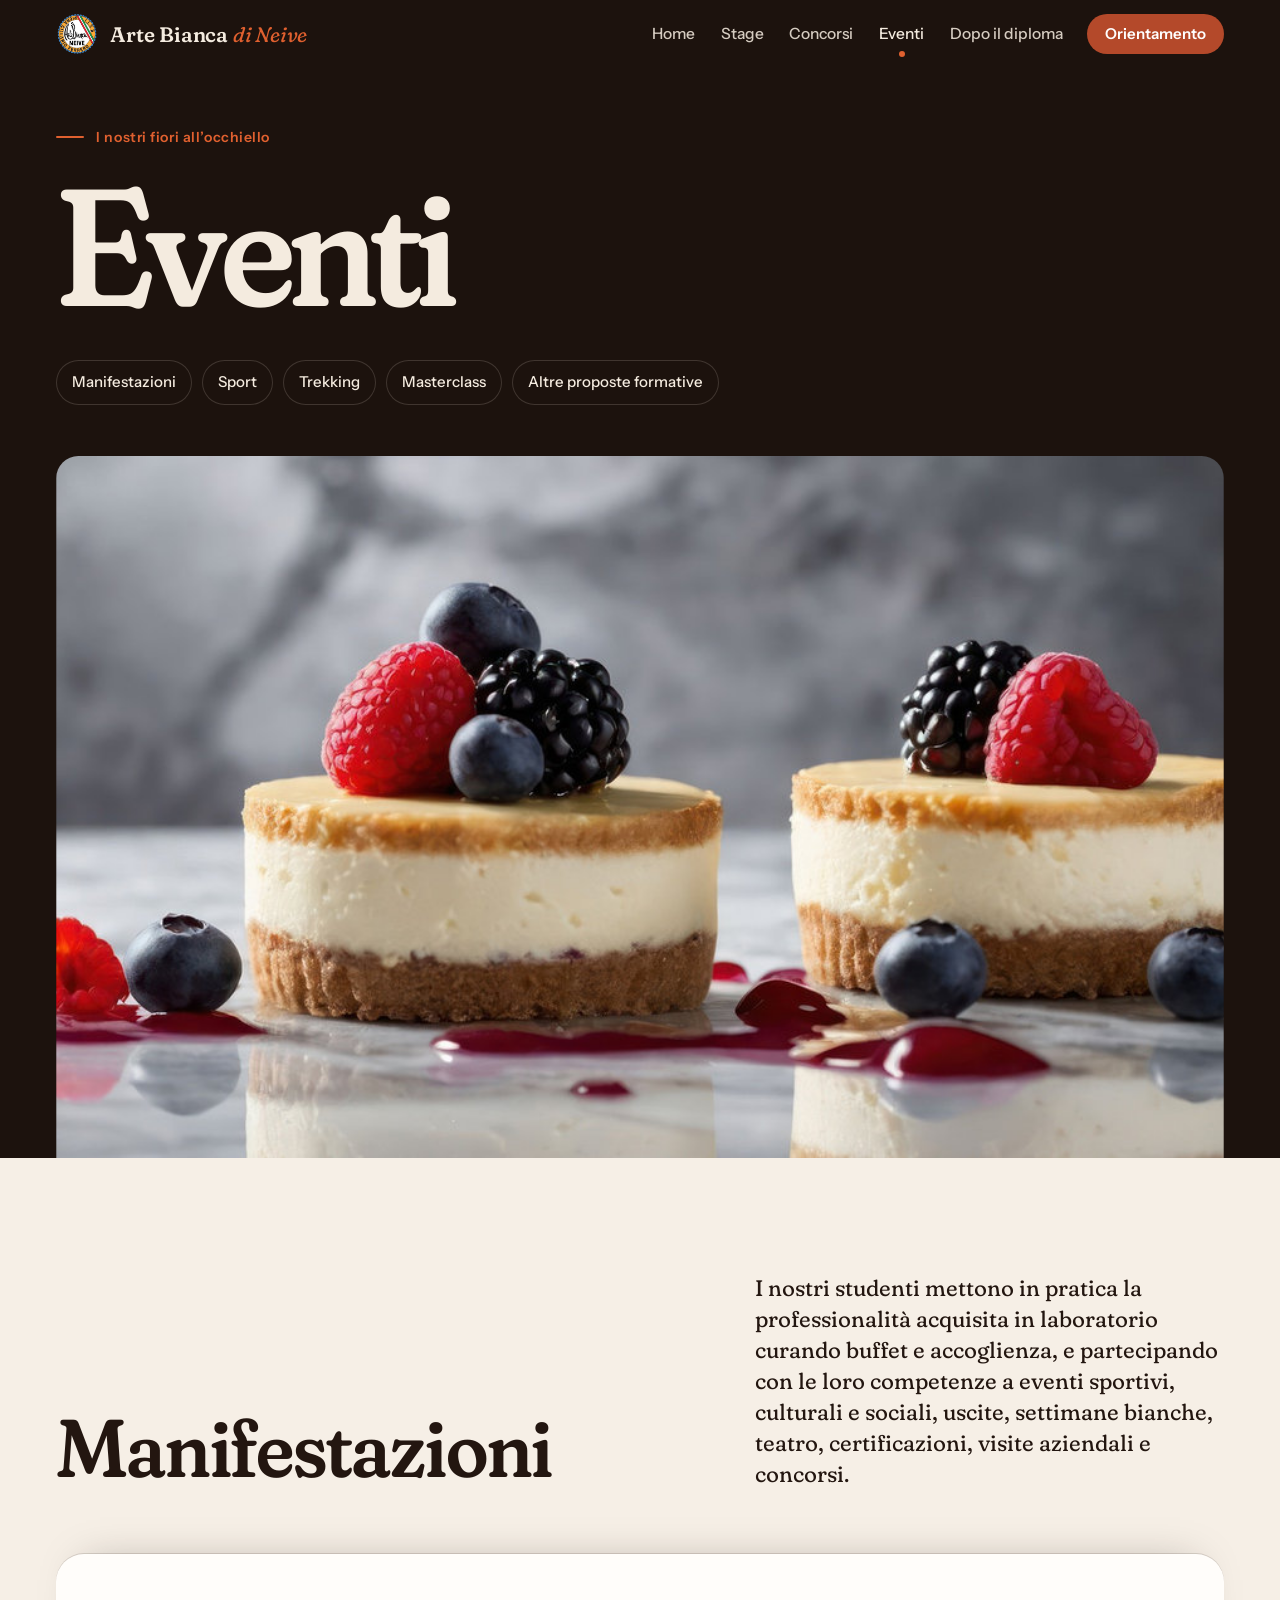
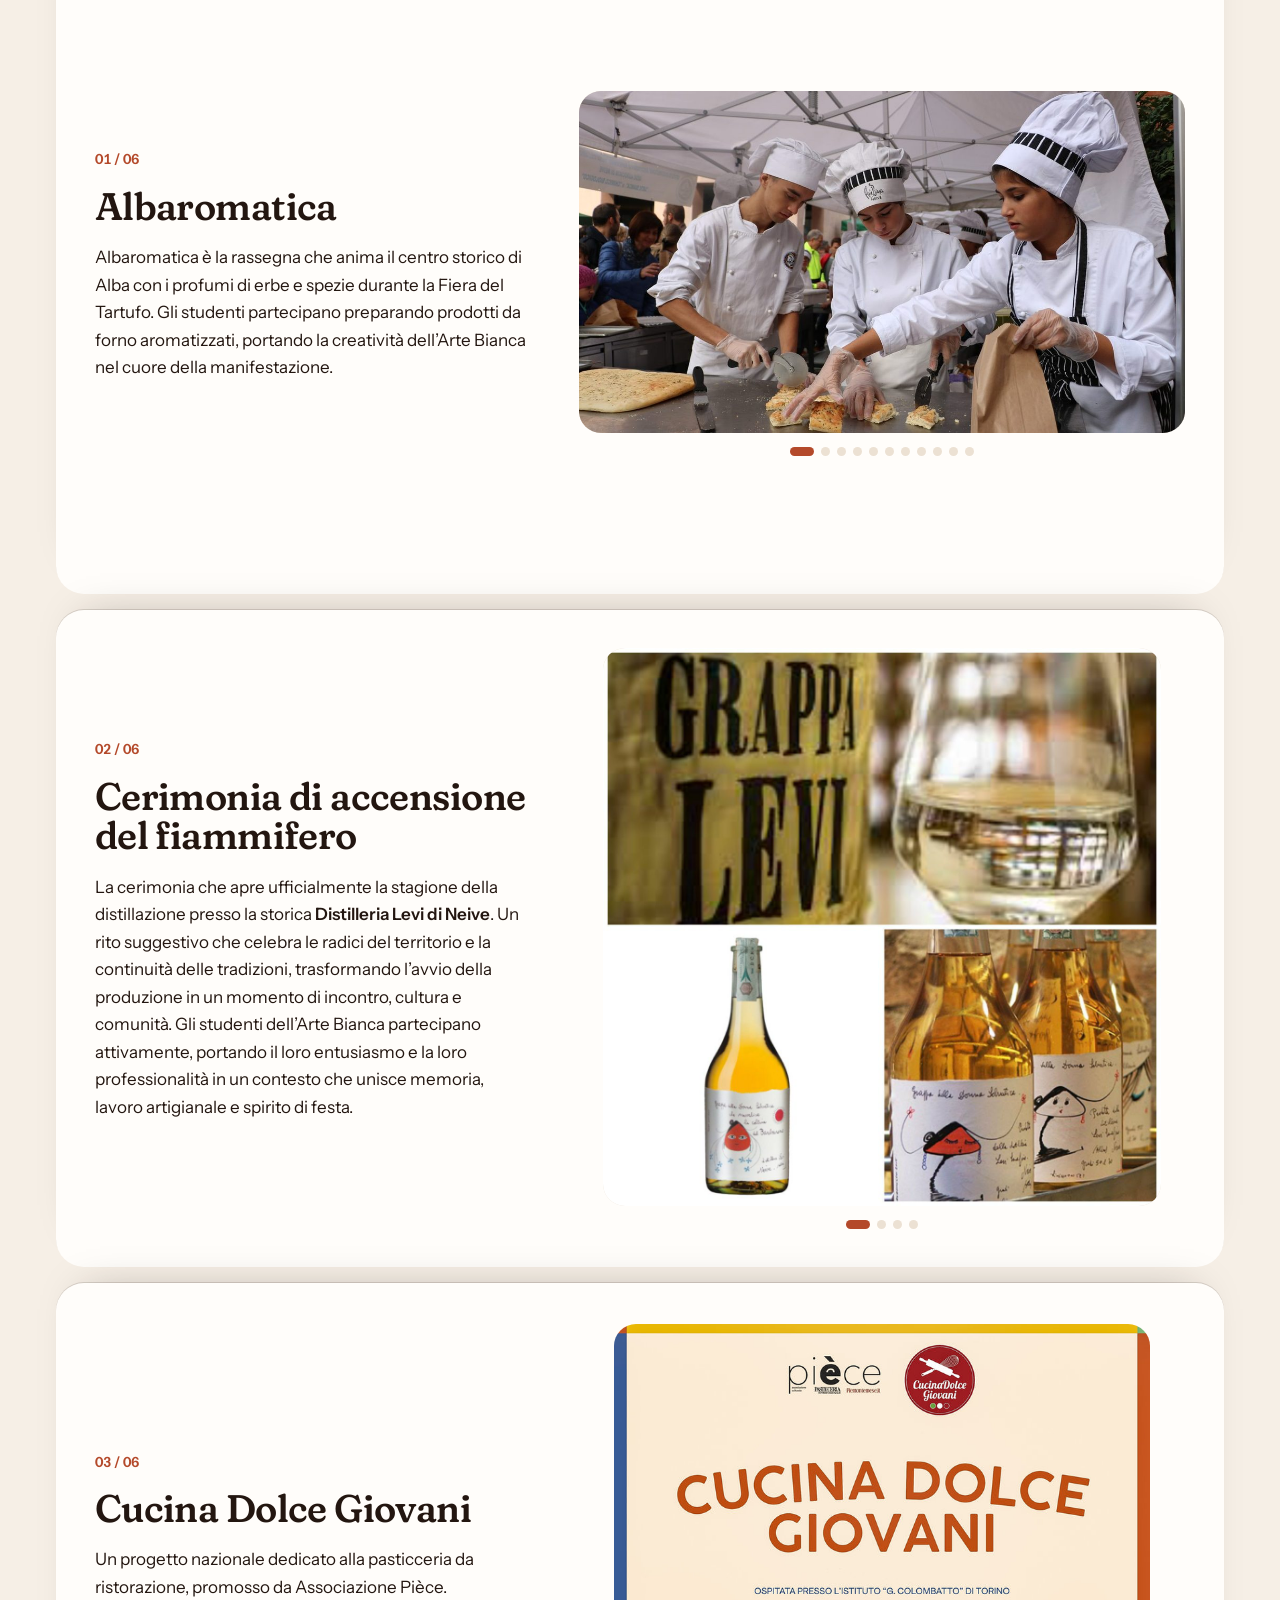
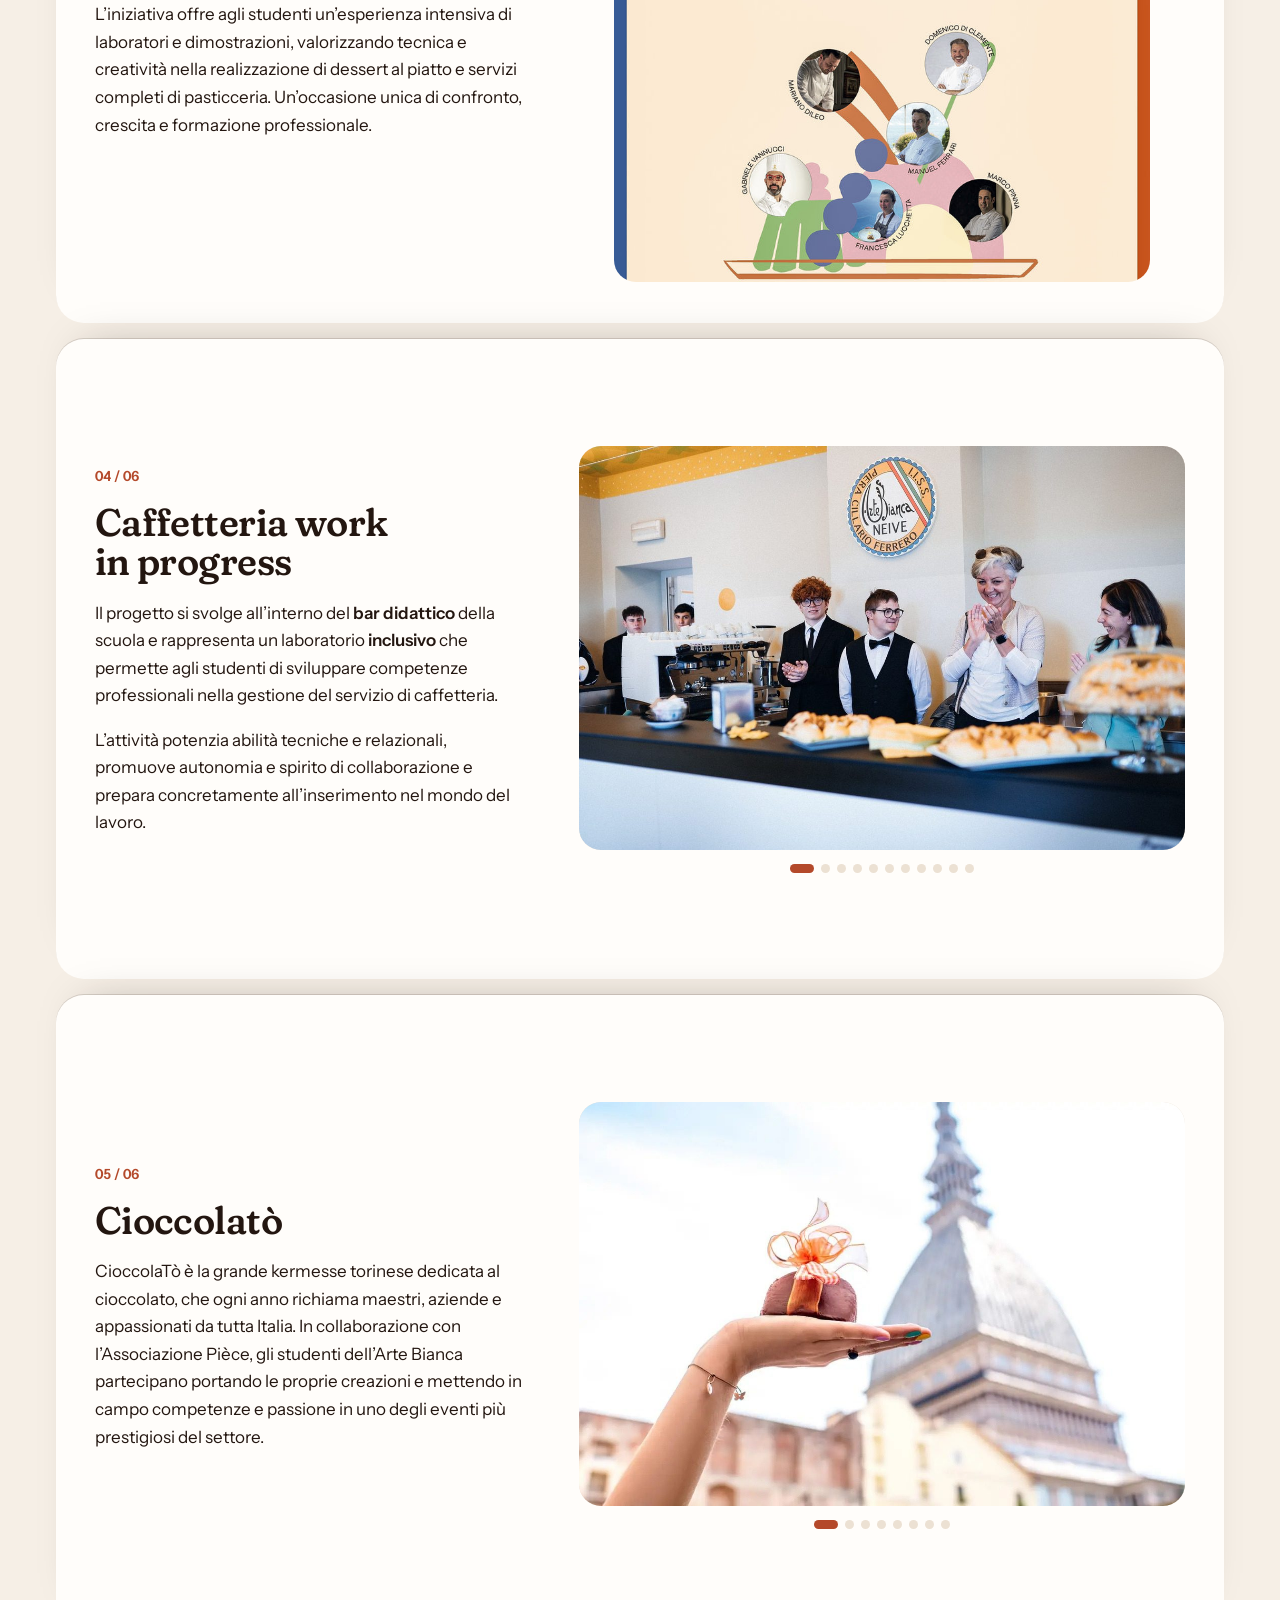
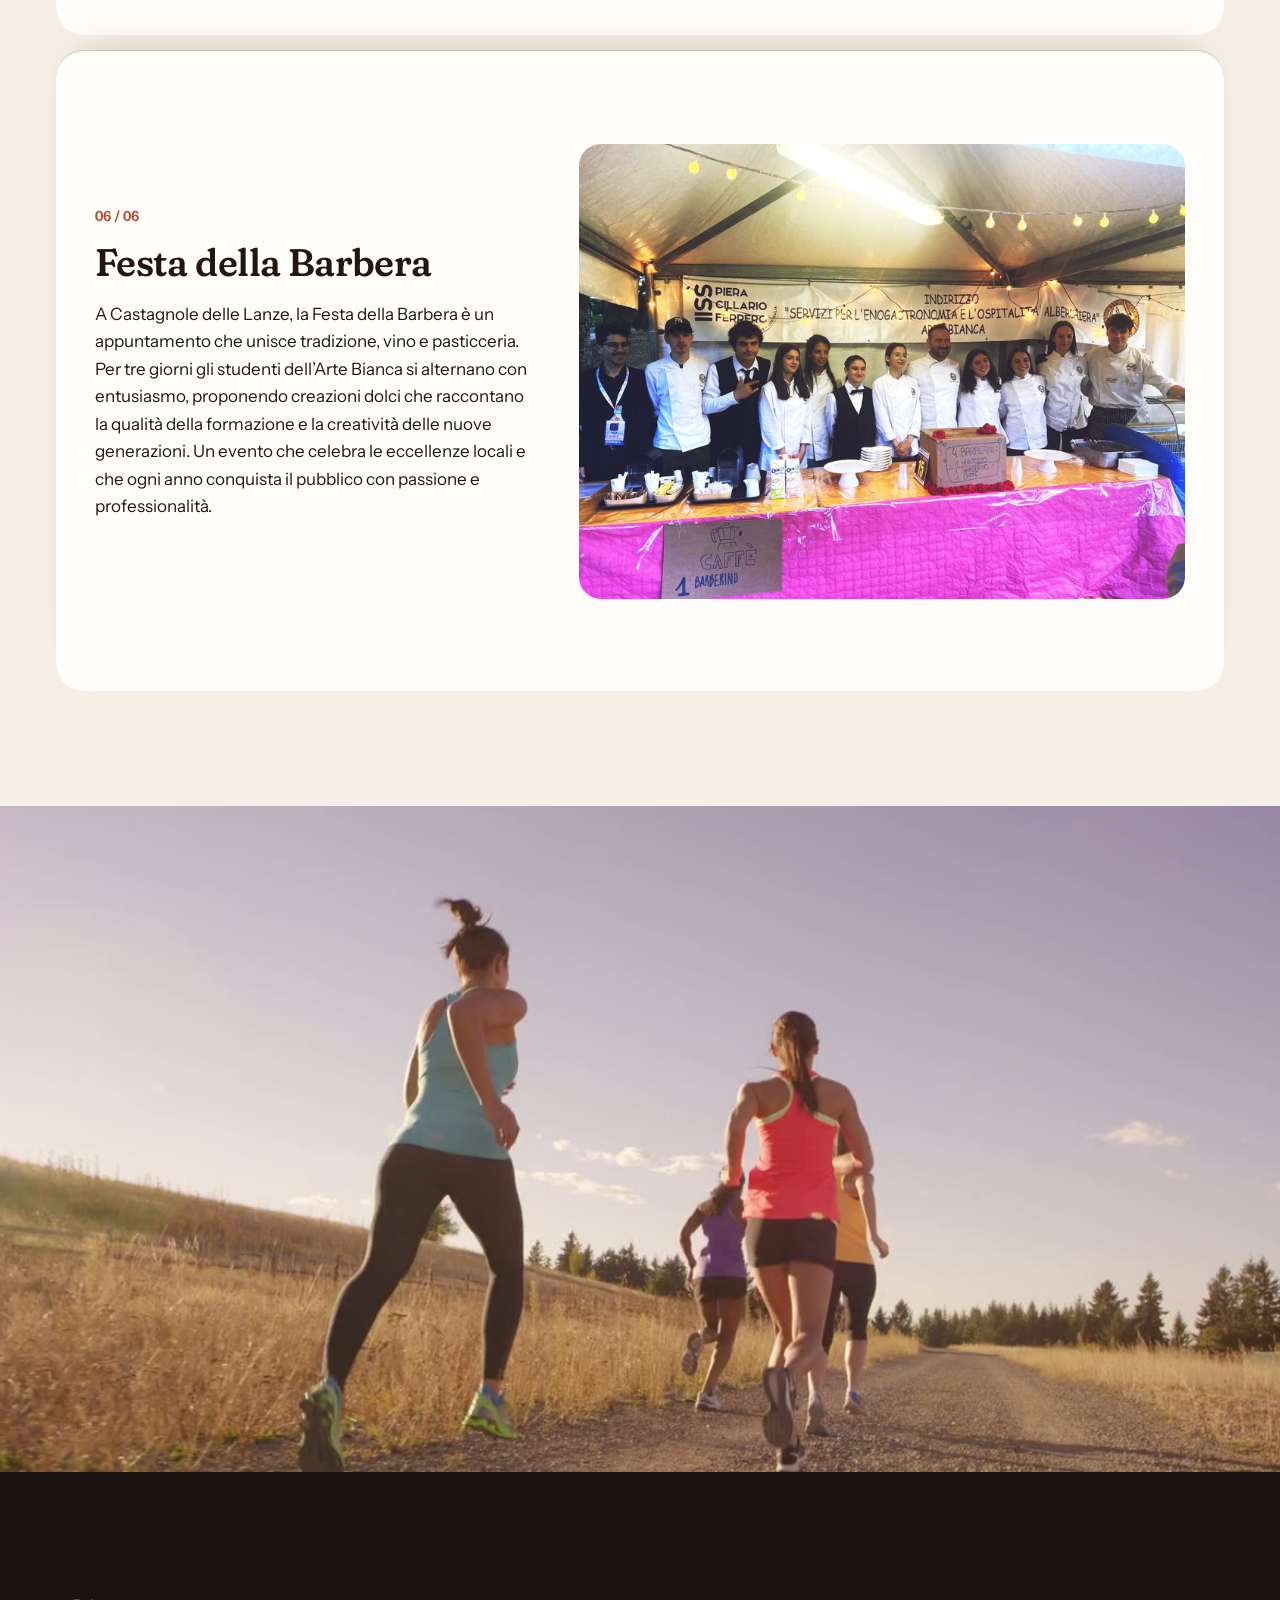
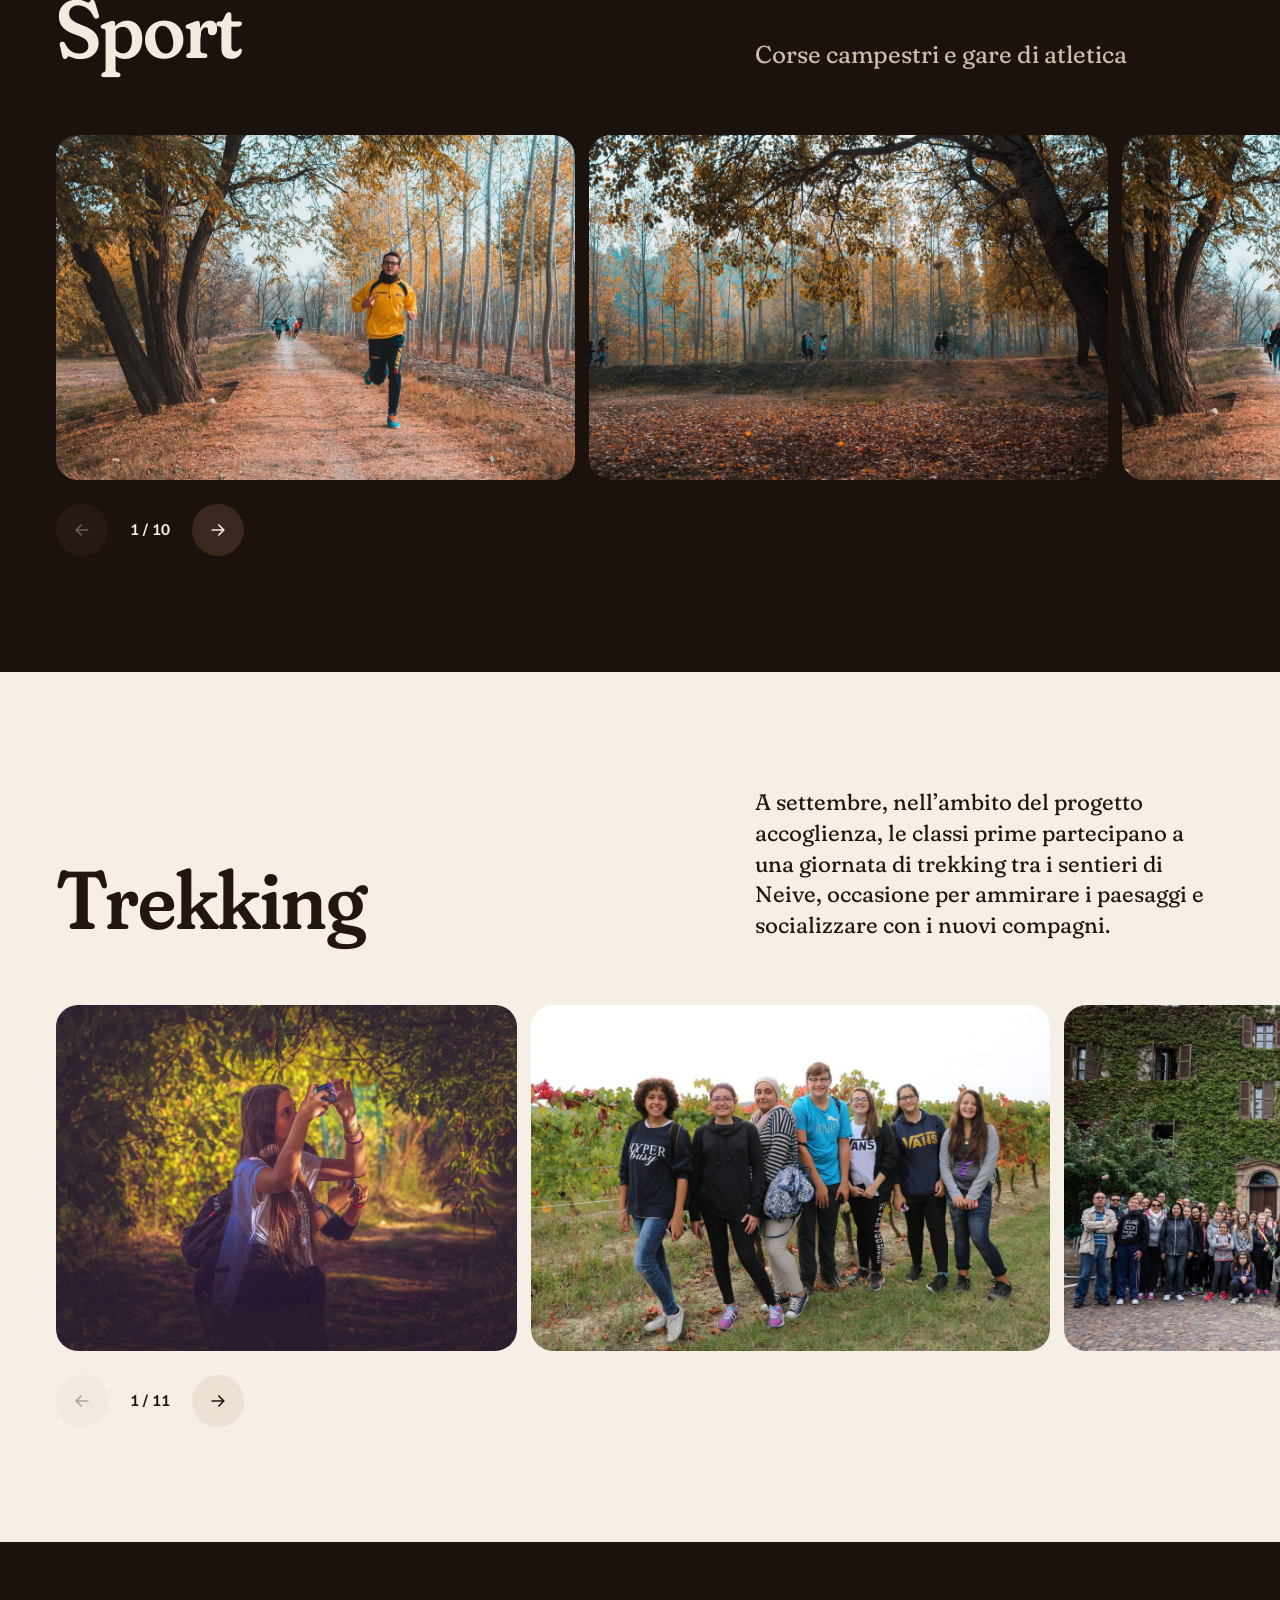
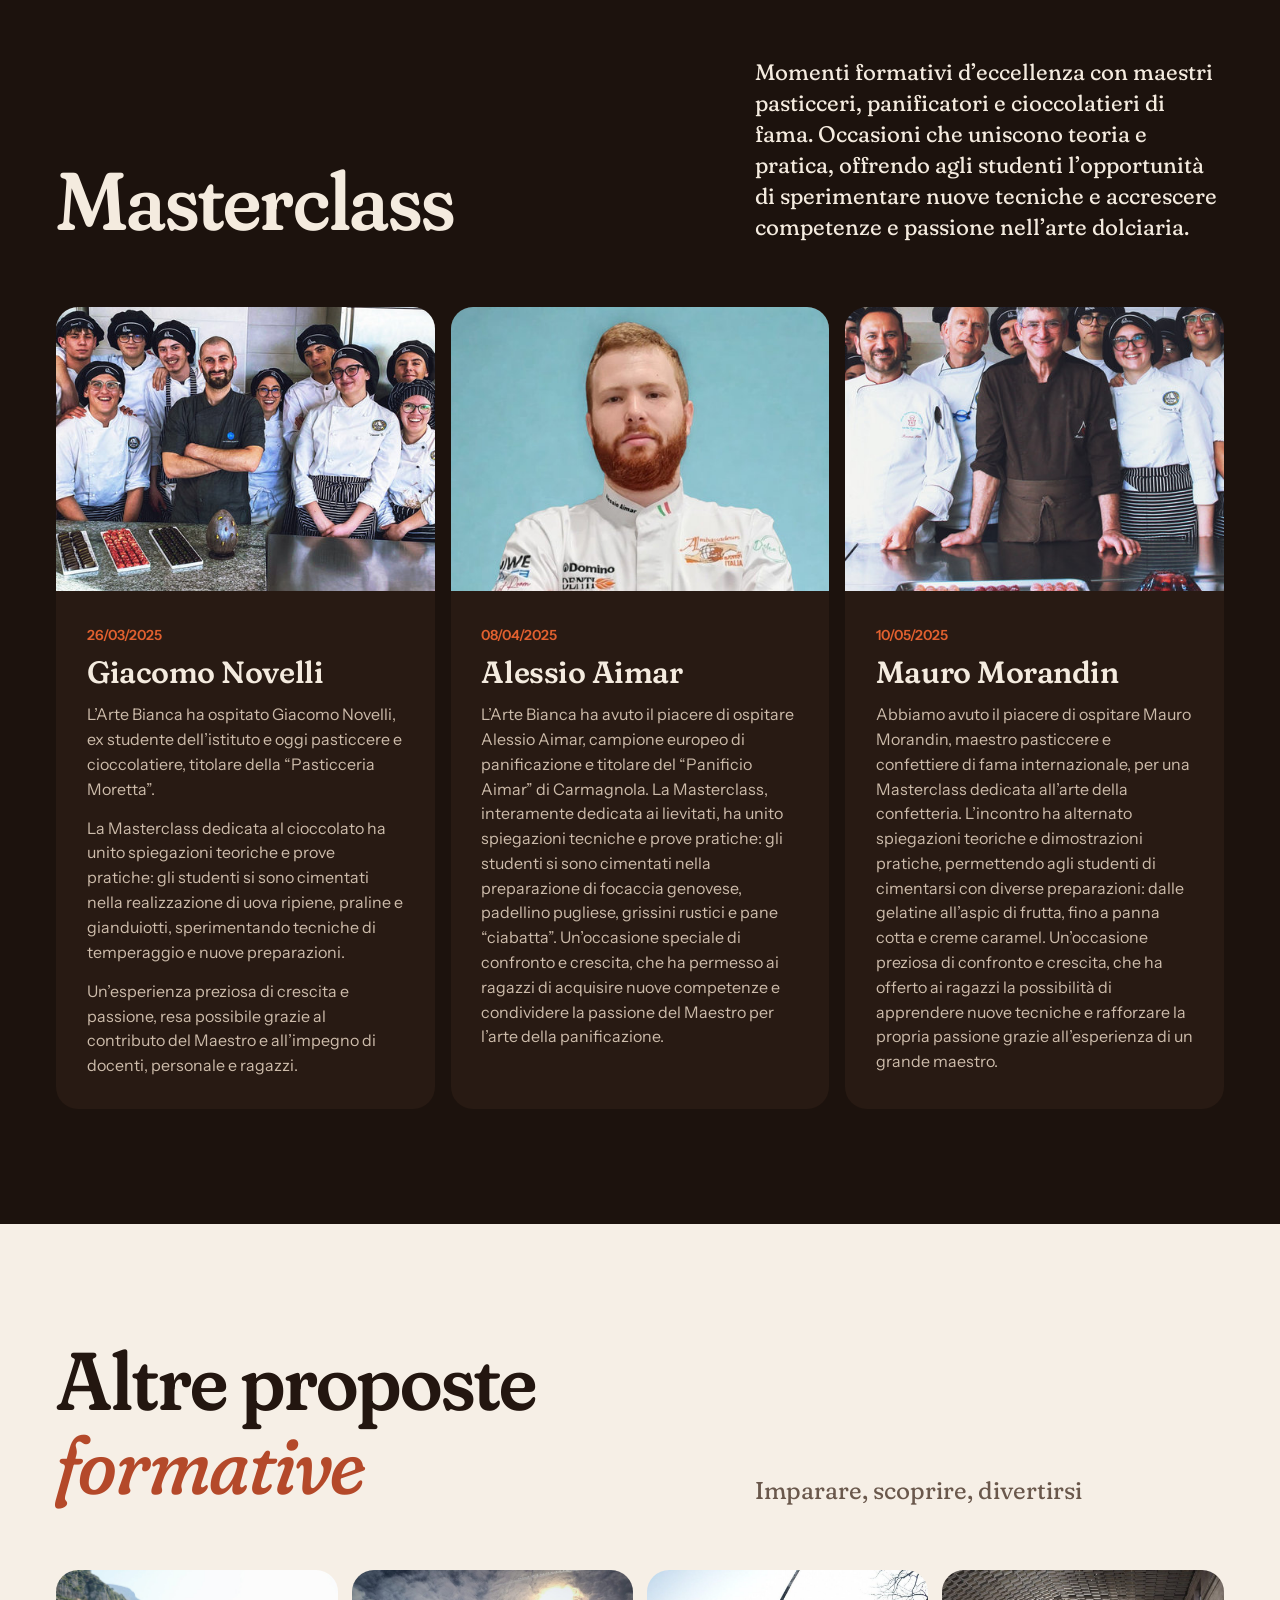
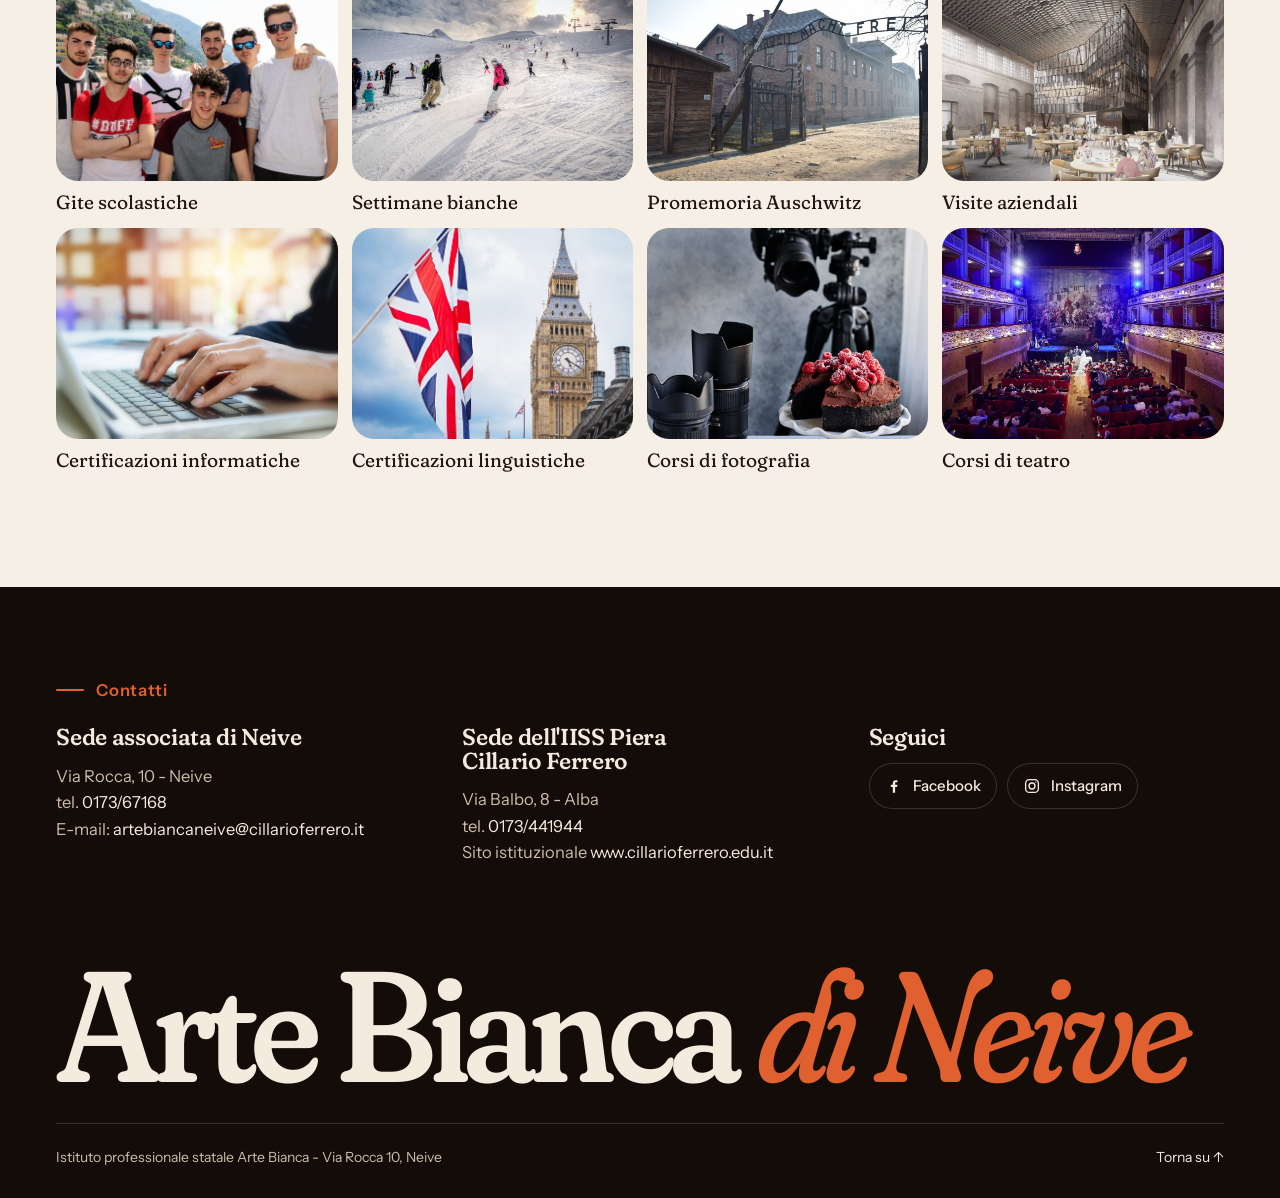
<file: eventi.html>
<!DOCTYPE html>
<html lang="it">
<head>
<meta charset="utf-8">
<meta name="viewport" content="width=device-width, initial-scale=1">
<title>Eventi, sport e masterclass – Arte Bianca di Neive</title>
<meta name="description" content="Albaromatica, Cioccolatò, Cucina Dolce Giovani, masterclass con maestri pasticceri, sport e trekking: gli eventi degli studenti dell’Arte Bianca di Neive, nelle Langhe.">
<link rel="canonical" href="https://artebiancaneive.org/eventi">
<meta property="og:type" content="website">
<meta property="og:site_name" content="Arte Bianca di Neive">
<meta property="og:locale" content="it_IT">
<meta property="og:title" content="Eventi, sport e masterclass – Arte Bianca di Neive">
<meta property="og:description" content="Albaromatica, Cioccolatò, Cucina Dolce Giovani, masterclass con maestri pasticceri, sport e trekking: gli eventi degli studenti dell’Arte Bianca di Neive, nelle Langhe.">
<meta property="og:url" content="https://artebiancaneive.org/eventi">
<meta property="og:image" content="https://artebiancaneive.org/media/anteprima-link.jpg">
<meta property="og:image:width" content="1200">
<meta property="og:image:height" content="630">
<meta property="og:image:alt" content="Tortine al cioccolato con lamponi su un tagliere di legno">
<meta name="twitter:card" content="summary_large_image">
<link rel="icon" href="favicon-32.png" sizes="32x32">
<link rel="icon" href="favicon-192.png" sizes="192x192">
<link rel="apple-touch-icon" href="apple-touch-icon.png" sizes="180x180">
<link rel="preconnect" href="https://fonts.googleapis.com">
<link rel="preconnect" href="https://fonts.gstatic.com" crossorigin>
<link href="https://fonts.googleapis.com/css2?family=Fraunces:ital,opsz,wght,SOFT@0,9..144,300..800,0..100;1,9..144,300..800,0..100&family=Instrument+Sans:ital,wght@0,400..700;1,400..700&display=swap" rel="stylesheet">
<link rel="stylesheet" href="stile.css?v=1795078576">
<script>document.documentElement.classList.add('js')</script>
</head>
<body id="inizio">
<header class="testa">
  <div class="cont">
    <a class="marchio" href="/" aria-label="Arte Bianca di Neive, pagina iniziale"><img src="media/logo-scuola.png" alt="" width="42" height="42"><span>Arte Bianca <i>di Neive</i></span></a>
    <nav class="voci" aria-label="Menu principale">
    <a href="/">Home</a>
    <a href="/stage">Stage</a>
    <a href="/concorsi">Concorsi</a>
    <a href="/eventi" aria-current="page">Eventi</a>
    <a href="/dopo-il-diploma">Dopo il diploma</a>
    </nav>
    <a class="tasto prenota-testa" href="/#orientamento">Orientamento</a>
    <button class="apri-menu" type="button" aria-expanded="false" aria-controls="menu-pieno">Menu <i></i></button>
  </div>
</header>
<div class="menu-pieno" id="menu-pieno" role="dialog" aria-modal="true" aria-label="Menu">
  <button class="chiudi" type="button">Chiudi <i></i></button>
  <nav aria-label="Menu principale">
    <a href="/"><small>01</small>Home</a>
    <a href="/stage"><small>02</small>Stage</a>
    <a href="/concorsi"><small>03</small>Concorsi</a>
    <a href="/eventi" aria-current="page"><small>04</small>Eventi</a>
    <a href="/dopo-il-diploma"><small>05</small>Dopo il diploma</a>
  </nav>
  <a class="tasto" href="/#orientamento">Orientamento 2027-28 <svg viewBox="0 0 24 24" fill="none" stroke="currentColor" stroke-width="2" stroke-linecap="round" stroke-linejoin="round" aria-hidden="true"><path d="M5 12h14M13 6l6 6-6 6"/></svg></a>
  <p class="recapiti">Via Rocca 10, Neive · tel. 0173/67168<br>artebiancaneive@cillarioferrero.it</p>
</div>
<main>
<section class="eroe pagina">
  <div class="cont">
    <p class="occhiello">I nostri fiori all’occhiello</p>
    <h1 class="eroe-titolo">Eventi</h1>
    <div class="eroe-piede">
      <nav class="sommario" aria-label="In questa pagina"><a href="#manifestazioni">Manifestazioni</a><a href="#sport">Sport</a><a href="#trekking">Trekking</a><a href="#masterclass">Masterclass</a><a href="#proposte">Altre proposte formative</a></nav>
    </div>
  </div>
  <div class="eroe-media"><img src="media/eventi-hero-cheesecake.jpg" alt="Due cheesecake con frutti di bosco su un piano di marmo" srcset="media/ridotte/eventi-hero-cheesecake-800.jpg 800w, media/ridotte/eventi-hero-cheesecake-1200.jpg 1200w, media/ridotte/eventi-hero-cheesecake-1600.jpg 1600w, media/ridotte/eventi-hero-cheesecake-2000.jpg 2000w, media/eventi-hero-cheesecake.jpg 2399w" sizes="100vw"></div>
</section>

<section class="sez" id="manifestazioni">
  <div class="cont">
    <header class="intesta affiancata">
      <h2 class="titolo-sez">Manifestazioni</h2>
      <p class="attacco">I nostri studenti mettono in pratica la professionalità acquisita in laboratorio curando buffet e accoglienza, e partecipando con le loro competenze a eventi sportivi, culturali e sociali, uscite, settimane bianche, teatro, certificazioni, visite aziendali e concorsi.</p>
    </header>
    <div class="pila">
      <article class="scheda">
        <div><span class="num-s">01 / 06</span><h3>Albaromatica</h3><div class="testo"><p>Albaromatica è la rassegna che anima il centro storico di Alba con i profumi di erbe e spezie durante la Fiera del Tartufo. Gli studenti partecipano preparando prodotti da forno aromatizzati, portando la creatività dell’Arte Bianca nel cuore della manifestazione.</p></div></div>
        <div><div class="galleria-auto larga" role="img" aria-label="Albaromatica"><img src="media/slideshow/albaromatica/01.jpg?v=1790437236" srcset="media/slideshow-telefono/albaromatica/01.jpg?v=1790497869 1153w, media/slideshow/albaromatica/01.jpg?v=1790437236 1302w" sizes="(max-width: 899px) 92vw, 50vw" width="1302" height="731" alt="Albaromatica, foto 1" loading="lazy" decoding="async"><img src="media/slideshow/albaromatica/02.jpg?v=1790437236" srcset="media/slideshow-telefono/albaromatica/02.jpg?v=1790497869 1153w, media/slideshow/albaromatica/02.jpg?v=1790437236 1302w" sizes="(max-width: 899px) 92vw, 50vw" width="1302" height="731" alt="Albaromatica, foto 2" loading="lazy" decoding="async"><img src="media/slideshow/albaromatica/03.jpg?v=1790437236" srcset="media/slideshow-telefono/albaromatica/03.jpg?v=1790497869 1153w, media/slideshow/albaromatica/03.jpg?v=1790437236 1302w" sizes="(max-width: 899px) 92vw, 50vw" width="1302" height="731" alt="Albaromatica, foto 3" loading="lazy" decoding="async"><img src="media/slideshow/albaromatica/04.jpg?v=1790437236" srcset="media/slideshow-telefono/albaromatica/04.jpg?v=1790497869 1153w, media/slideshow/albaromatica/04.jpg?v=1790437236 1302w" sizes="(max-width: 899px) 92vw, 50vw" width="1302" height="731" alt="Albaromatica, foto 4" loading="lazy" decoding="async"><img src="media/slideshow/albaromatica/05.jpg?v=1790437236" srcset="media/slideshow-telefono/albaromatica/05.jpg?v=1790497869 1153w, media/slideshow/albaromatica/05.jpg?v=1790437236 1302w" sizes="(max-width: 899px) 92vw, 50vw" width="1302" height="731" alt="Albaromatica, foto 5" loading="lazy" decoding="async"><img src="media/slideshow/albaromatica/06.jpg?v=1790437236" srcset="media/slideshow-telefono/albaromatica/06.jpg?v=1790497869 1153w, media/slideshow/albaromatica/06.jpg?v=1790437236 1302w" sizes="(max-width: 899px) 92vw, 50vw" width="1302" height="731" alt="Albaromatica, foto 6" loading="lazy" decoding="async"><img src="media/slideshow/albaromatica/07.jpg?v=1790437237" srcset="media/slideshow-telefono/albaromatica/07.jpg?v=1790497869 1153w, media/slideshow/albaromatica/07.jpg?v=1790437237 1302w" sizes="(max-width: 899px) 92vw, 50vw" width="1302" height="731" alt="Albaromatica, foto 7" loading="lazy" decoding="async"><img src="media/slideshow/albaromatica/08.jpg?v=1790437237" srcset="media/slideshow-telefono/albaromatica/08.jpg?v=1790497869 1153w, media/slideshow/albaromatica/08.jpg?v=1790437237 1302w" sizes="(max-width: 899px) 92vw, 50vw" width="1302" height="731" alt="Albaromatica, foto 8" loading="lazy" decoding="async"><img src="media/slideshow/albaromatica/09.jpg?v=1790437237" srcset="media/slideshow-telefono/albaromatica/09.jpg?v=1790497869 1153w, media/slideshow/albaromatica/09.jpg?v=1790437237 1302w" sizes="(max-width: 899px) 92vw, 50vw" width="1302" height="731" alt="Albaromatica, foto 9" loading="lazy" decoding="async"><img src="media/slideshow/albaromatica/10.jpg?v=1790437237" srcset="media/slideshow-telefono/albaromatica/10.jpg?v=1790497869 1153w, media/slideshow/albaromatica/10.jpg?v=1790437237 1302w" sizes="(max-width: 899px) 92vw, 50vw" width="1302" height="731" alt="Albaromatica, foto 10" loading="lazy" decoding="async"><img src="media/slideshow/albaromatica/11.jpg?v=1790437237" srcset="media/slideshow-telefono/albaromatica/11.jpg?v=1790497869 1153w, media/slideshow/albaromatica/11.jpg?v=1790437237 1302w" sizes="(max-width: 899px) 92vw, 50vw" width="1302" height="731" alt="Albaromatica, foto 11" loading="lazy" decoding="async"></div><div class="punti"></div></div>
      </article>
      <article class="scheda">
        <div><span class="num-s">02 / 06</span><h3>Cerimonia di accensione del fiammifero</h3><div class="testo"><p>La cerimonia che apre ufficialmente la stagione della distillazione presso la storica <b>Distilleria Levi di Neive</b>. Un rito suggestivo che celebra le radici del territorio e la continuità delle tradizioni, trasformando l’avvio della produzione in un momento di incontro, cultura e comunità. Gli studenti dell’Arte Bianca partecipano attivamente, portando il loro entusiasmo e la loro professionalità in un contesto che unisce memoria, lavoro artigianale e spirito di festa.</p></div></div>
        <div><div class="galleria-auto quadra" role="img" aria-label="La cerimonia di accensione del fiammifero alla Distilleria Levi"><img src="media/slideshow/fiammifero/01.jpg?v=1790437237" srcset="media/slideshow-telefono/fiammifero/01.jpg?v=1790497869 1200w, media/slideshow/fiammifero/01.jpg?v=1790437237 1200w" sizes="(max-width: 899px) 92vw, 50vw" width="1200" height="1200" alt="La cerimonia di accensione del fiammifero, foto 1" loading="lazy" decoding="async"><img src="media/slideshow/fiammifero/02.jpg?v=1790437237" srcset="media/slideshow-telefono/fiammifero/02.jpg?v=1790497869 1256w, media/slideshow/fiammifero/02.jpg?v=1790437237 1418w" sizes="(max-width: 899px) 92vw, 50vw" width="1418" height="1299" alt="La cerimonia di accensione del fiammifero, foto 2" loading="lazy" decoding="async"><img src="media/slideshow/fiammifero/03.jpg?v=1790437237" srcset="media/slideshow-telefono/fiammifero/03.jpg?v=1790497870 1534w, media/slideshow/fiammifero/03.jpg?v=1790437237 1733w" sizes="(max-width: 899px) 92vw, 50vw" width="1733" height="1300" alt="La cerimonia di accensione del fiammifero, foto 3" loading="lazy" decoding="async"><img src="media/slideshow/fiammifero/04.jpg?v=1790437237" srcset="media/slideshow-telefono/fiammifero/04.jpg?v=1790497870 1600w, media/slideshow/fiammifero/04.jpg?v=1790437237 1600w" sizes="(max-width: 899px) 92vw, 50vw" width="1600" height="1200" alt="La cerimonia di accensione del fiammifero, foto 4" loading="lazy" decoding="async"></div><div class="punti"></div></div>
      </article>
      <article class="scheda">
        <div><span class="num-s">03 / 06</span><h3>Cucina Dolce Giovani</h3><div class="testo"><p>Un progetto nazionale dedicato alla pasticceria da ristorazione, promosso da Associazione Pièce. L’iniziativa offre agli studenti un’esperienza intensiva di laboratori e dimostrazioni, valorizzando tecnica e creatività nella realizzazione di dessert al piatto e servizi completi di pasticceria. Un’occasione unica di confronto, crescita e formazione professionale.</p></div></div>
        <div><div class="cornice locandina"><img src="media/eventi-cucina-dolce-giovani.jpg" alt="La locandina di Cucina Dolce Giovani" srcset="media/ridotte/eventi-cucina-dolce-giovani-480.jpg 480w, media/ridotte/eventi-cucina-dolce-giovani-800.jpg 800w, media/ridotte/eventi-cucina-dolce-giovani-1200.jpg 1200w, media/ridotte/eventi-cucina-dolce-giovani-1600.jpg 1600w" sizes="(max-width: 899px) 92vw, 40vw" loading="lazy" decoding="async"></div></div>
      </article>
      <article class="scheda">
        <div><span class="num-s">04 / 06</span><h3>Caffetteria work in progress</h3><div class="testo"><p>Il progetto si svolge all’interno del <b>bar didattico</b> della scuola e rappresenta un laboratorio <b>inclusivo</b> che permette agli studenti di sviluppare competenze professionali nella gestione del servizio di caffetteria.</p><p>L’attività potenzia abilità tecniche e relazionali, promuove autonomia e spirito di collaborazione e prepara concretamente all’inserimento nel mondo del lavoro.</p></div></div>
        <div><div class="galleria-auto" role="img" aria-label="La caffetteria del bar didattico"><img src="media/slideshow/caffetteria/01.jpg?v=1790437237" srcset="media/slideshow-telefono/caffetteria/01.jpg?v=1790497870 1150w, media/slideshow/caffetteria/01.jpg?v=1790437237 1300w" sizes="(max-width: 899px) 92vw, 50vw" width="1300" height="867" alt="La caffetteria del bar didattico, foto 1" loading="lazy" decoding="async"><img src="media/slideshow/caffetteria/02.jpg?v=1790437237" srcset="media/slideshow-telefono/caffetteria/02.jpg?v=1790497870 1150w, media/slideshow/caffetteria/02.jpg?v=1790437237 1300w" sizes="(max-width: 899px) 92vw, 50vw" width="1300" height="867" alt="La caffetteria del bar didattico, foto 2" loading="lazy" decoding="async"><img src="media/slideshow/caffetteria/03.jpg?v=1790437237" srcset="media/slideshow-telefono/caffetteria/03.jpg?v=1790497870 1150w, media/slideshow/caffetteria/03.jpg?v=1790437237 1300w" sizes="(max-width: 899px) 92vw, 50vw" width="1300" height="867" alt="La caffetteria del bar didattico, foto 3" loading="lazy" decoding="async"><img src="media/slideshow/caffetteria/04.jpg?v=1790437237" srcset="media/slideshow-telefono/caffetteria/04.jpg?v=1790497870 1150w, media/slideshow/caffetteria/04.jpg?v=1790437237 1300w" sizes="(max-width: 899px) 92vw, 50vw" width="1300" height="867" alt="La caffetteria del bar didattico, foto 4" loading="lazy" decoding="async"><img src="media/slideshow/caffetteria/05.jpg?v=1790437238" srcset="media/slideshow-telefono/caffetteria/05.jpg?v=1790497870 1150w, media/slideshow/caffetteria/05.jpg?v=1790437238 1300w" sizes="(max-width: 899px) 92vw, 50vw" width="1300" height="867" alt="La caffetteria del bar didattico, foto 5" loading="lazy" decoding="async"><img src="media/slideshow/caffetteria/06.jpg?v=1790437238" srcset="media/slideshow-telefono/caffetteria/06.jpg?v=1790497870 1150w, media/slideshow/caffetteria/06.jpg?v=1790437238 1300w" sizes="(max-width: 899px) 92vw, 50vw" width="1300" height="866" alt="La caffetteria del bar didattico, foto 6" loading="lazy" decoding="async"><img src="media/slideshow/caffetteria/07.jpg?v=1790437238" srcset="media/slideshow-telefono/caffetteria/07.jpg?v=1790497870 1150w, media/slideshow/caffetteria/07.jpg?v=1790437238 1300w" sizes="(max-width: 899px) 92vw, 50vw" width="1300" height="867" alt="La caffetteria del bar didattico, foto 7" loading="lazy" decoding="async"><img src="media/slideshow/caffetteria/08.jpg?v=1790437238" srcset="media/slideshow-telefono/caffetteria/08.jpg?v=1790497870 1150w, media/slideshow/caffetteria/08.jpg?v=1790437238 1300w" sizes="(max-width: 899px) 92vw, 50vw" width="1300" height="867" alt="La caffetteria del bar didattico, foto 8" loading="lazy" decoding="async"><img src="media/slideshow/caffetteria/09.jpg?v=1790437238" srcset="media/slideshow-telefono/caffetteria/09.jpg?v=1790497870 1150w, media/slideshow/caffetteria/09.jpg?v=1790437238 1300w" sizes="(max-width: 899px) 92vw, 50vw" width="1300" height="867" alt="La caffetteria del bar didattico, foto 9" loading="lazy" decoding="async"><img src="media/slideshow/caffetteria/10.jpg?v=1790437238" srcset="media/slideshow-telefono/caffetteria/10.jpg?v=1790497870 1150w, media/slideshow/caffetteria/10.jpg?v=1790437238 1300w" sizes="(max-width: 899px) 92vw, 50vw" width="1300" height="867" alt="La caffetteria del bar didattico, foto 10" loading="lazy" decoding="async"><img src="media/slideshow/caffetteria/11.jpg?v=1790437238" srcset="media/slideshow-telefono/caffetteria/11.jpg?v=1790497870 1150w, media/slideshow/caffetteria/11.jpg?v=1790437238 1300w" sizes="(max-width: 899px) 92vw, 50vw" width="1300" height="867" alt="La caffetteria del bar didattico, foto 11" loading="lazy" decoding="async"></div><div class="punti"></div></div>
      </article>
      <article class="scheda">
        <div><span class="num-s">05 / 06</span><h3>Cioccolatò</h3><div class="testo"><p>CioccolaTò è la grande kermesse torinese dedicata al cioccolato, che ogni anno richiama maestri, aziende e appassionati da tutta Italia. In collaborazione con l’Associazione Pièce, gli studenti dell’Arte Bianca partecipano portando le proprie creazioni e mettendo in campo competenze e passione in uno degli eventi più prestigiosi del settore.</p></div></div>
        <div><div class="galleria-auto" role="img" aria-label="Gli studenti a CioccolaTò"><img src="media/slideshow/cioccolato/01.jpg?v=1790437238" srcset="media/slideshow-telefono/cioccolato/01.jpg?v=1790497870 1200w, media/slideshow/cioccolato/01.jpg?v=1790437238 1200w" sizes="(max-width: 899px) 92vw, 50vw" width="1200" height="800" alt="Gli studenti a CioccolaTò, foto 1" loading="lazy" decoding="async"><img src="media/slideshow/cioccolato/02.jpg?v=1790437238" srcset="media/slideshow-telefono/cioccolato/02.jpg?v=1790497870 1150w, media/slideshow/cioccolato/02.jpg?v=1790437238 1300w" sizes="(max-width: 899px) 92vw, 50vw" width="1300" height="975" alt="Gli studenti a CioccolaTò, foto 2" loading="lazy" decoding="async"><img src="media/slideshow/cioccolato/03.jpg?v=1790437238" srcset="media/slideshow-telefono/cioccolato/03.jpg?v=1790497870 1200w, media/slideshow/cioccolato/03.jpg?v=1790437238 1200w" sizes="(max-width: 899px) 92vw, 50vw" width="1200" height="758" alt="Gli studenti a CioccolaTò, foto 3" loading="lazy" decoding="async"><img src="media/slideshow/cioccolato/04.jpg?v=1790437238" srcset="media/slideshow-telefono/cioccolato/04.jpg?v=1790497870 1153w, media/slideshow/cioccolato/04.jpg?v=1790437238 1302w" sizes="(max-width: 899px) 92vw, 50vw" width="1302" height="1275" alt="Gli studenti a CioccolaTò, foto 4" loading="lazy" decoding="async"><img src="media/slideshow/cioccolato/05.jpg?v=1790437238" srcset="media/slideshow-telefono/cioccolato/05.jpg?v=1790497870 1363w, media/slideshow/cioccolato/05.jpg?v=1790437238 1540w" sizes="(max-width: 899px) 92vw, 50vw" width="1540" height="866" alt="Gli studenti a CioccolaTò, foto 5" loading="lazy" decoding="async"><img src="media/slideshow/cioccolato/06.jpg?v=1790437239" srcset="media/slideshow-telefono/cioccolato/06.jpg?v=1790497871 1150w, media/slideshow/cioccolato/06.jpg?v=1790437239 1300w" sizes="(max-width: 899px) 92vw, 50vw" width="1300" height="975" alt="Gli studenti a CioccolaTò, foto 6" loading="lazy" decoding="async"><img src="media/slideshow/cioccolato/07.jpg?v=1790437239" srcset="media/slideshow-telefono/cioccolato/07.jpg?v=1790497871 1024w, media/slideshow/cioccolato/07.jpg?v=1790437239 1024w" sizes="(max-width: 899px) 92vw, 50vw" width="1024" height="768" alt="Gli studenti a CioccolaTò, foto 7" loading="lazy" decoding="async"><img src="media/slideshow/cioccolato/08.jpg?v=1790437239" srcset="media/slideshow-telefono/cioccolato/08.jpg?v=1790497871 1363w, media/slideshow/cioccolato/08.jpg?v=1790437239 1540w" sizes="(max-width: 899px) 92vw, 50vw" width="1540" height="866" alt="Gli studenti a CioccolaTò, foto 8" loading="lazy" decoding="async"></div><div class="punti"></div></div>
      </article>
      <article class="scheda">
        <div><span class="num-s">06 / 06</span><h3>Festa della Barbera</h3><div class="testo"><p>A Castagnole delle Lanze, la Festa della Barbera è un appuntamento che unisce tradizione, vino e pasticceria. Per tre giorni gli studenti dell’Arte Bianca si alternano con entusiasmo, proponendo creazioni dolci che raccontano la qualità della formazione e la creatività delle nuove generazioni. Un evento che celebra le eccellenze locali e che ogni anno conquista il pubblico con passione e professionalità.</p></div></div>
        <div><div class="cornice barbera"><img src="media/eventi-festa-barbera.jpg" alt="Lo stand dell'Arte Bianca alla Festa della Barbera" srcset="media/ridotte/eventi-festa-barbera-480.jpg 480w, media/ridotte/eventi-festa-barbera-800.jpg 800w, media/ridotte/eventi-festa-barbera-1200.jpg 1200w, media/eventi-festa-barbera.jpg 1440w" sizes="(max-width: 899px) 92vw, 50vw" loading="lazy" decoding="async"></div></div>
      </article>
    </div>
  </div>
</section>

<div class="fascia"><video data-src="media/video-corsa.mp4" poster="media/copertina-corsa.jpg" muted loop playsinline style="object-position:50% 78%" aria-label="Ragazze che corrono su un sentiero di campagna"></video></div>

<section class="sez scura" id="sport">
  <div class="cont">
    <header class="intesta affiancata">
      <h2 class="titolo-sez">Sport</h2>
      <p class="sottotitolo">Corse campestri e gare di atletica</p>
    </header>
  </div>
  <div class="galleria" data-r>
    <div class="binario" tabindex="0" aria-label="Le foto delle corse campestri e delle gare di atletica: si scorrono di lato">
      <figure class="voce"><div class="cornice"><img src="media/slideshow/sport/01.jpg?v=1790437239" srcset="media/slideshow-telefono/sport/01.jpg?v=1790497871 1150w, media/slideshow/sport/01.jpg?v=1790437239 2000w" sizes="(max-width: 899px) 90vw, 45vw" width="2000" height="1333" alt="Corse campestri e gare di atletica" loading="lazy" decoding="async"></div></figure>
      <figure class="voce"><div class="cornice"><img src="media/slideshow/sport/02.jpg?v=1790437239" srcset="media/slideshow-telefono/sport/02.jpg?v=1790497871 1150w, media/slideshow/sport/02.jpg?v=1790437239 2000w" sizes="(max-width: 899px) 90vw, 45vw" width="2000" height="1333" alt="Corse campestri e gare di atletica" loading="lazy" decoding="async"></div></figure>
      <figure class="voce"><div class="cornice"><img src="media/slideshow/sport/03.jpg?v=1790437239" srcset="media/slideshow-telefono/sport/03.jpg?v=1790497871 1150w, media/slideshow/sport/03.jpg?v=1790437239 2000w" sizes="(max-width: 899px) 90vw, 45vw" width="2000" height="1333" alt="Corse campestri e gare di atletica" loading="lazy" decoding="async"></div></figure>
      <figure class="voce"><div class="cornice"><img src="media/slideshow/sport/04.jpg?v=1790437239" srcset="media/slideshow-telefono/sport/04.jpg?v=1790497871 1150w, media/slideshow/sport/04.jpg?v=1790437239 2000w" sizes="(max-width: 899px) 90vw, 45vw" width="2000" height="1500" alt="Corse campestri e gare di atletica" loading="lazy" decoding="async"></div></figure>
      <figure class="voce"><div class="cornice"><img src="media/slideshow/sport/05.jpg?v=1790437240" srcset="media/slideshow-telefono/sport/05.jpg?v=1790497871 1150w, media/slideshow/sport/05.jpg?v=1790437240 2000w" sizes="(max-width: 899px) 90vw, 45vw" width="2000" height="1500" alt="Corse campestri e gare di atletica" loading="lazy" decoding="async"></div></figure>
      <figure class="voce"><div class="cornice"><img src="media/slideshow/sport/06.jpg?v=1790437240" srcset="media/slideshow-telefono/sport/06.jpg?v=1790497871 1150w, media/slideshow/sport/06.jpg?v=1790437240 2000w" sizes="(max-width: 899px) 90vw, 45vw" width="2000" height="1333" alt="Corse campestri e gare di atletica" loading="lazy" decoding="async"></div></figure>
      <figure class="voce"><div class="cornice"><img src="media/slideshow/sport/07.jpg?v=1790437240" srcset="media/slideshow-telefono/sport/07.jpg?v=1790497871 1150w, media/slideshow/sport/07.jpg?v=1790437240 2000w" sizes="(max-width: 899px) 90vw, 45vw" width="2000" height="1333" alt="Corse campestri e gare di atletica" loading="lazy" decoding="async"></div></figure>
      <figure class="voce"><div class="cornice"><img src="media/slideshow/sport/08.jpg?v=1790437240" srcset="media/slideshow-telefono/sport/08.jpg?v=1790497872 1150w, media/slideshow/sport/08.jpg?v=1790437240 2000w" sizes="(max-width: 899px) 90vw, 45vw" width="2000" height="1333" alt="Corse campestri e gare di atletica" loading="lazy" decoding="async"></div></figure>
      <figure class="voce"><div class="cornice"><img src="media/slideshow/sport/09.jpg?v=1790437240" srcset="media/slideshow-telefono/sport/09.jpg?v=1790497872 1150w, media/slideshow/sport/09.jpg?v=1790437240 2000w" sizes="(max-width: 899px) 90vw, 45vw" width="2000" height="1333" alt="Corse campestri e gare di atletica" loading="lazy" decoding="async"></div></figure>
      <figure class="voce"><div class="cornice"><img src="media/slideshow/sport/10.jpg?v=1790437241" srcset="media/slideshow-telefono/sport/10.jpg?v=1790497872 1150w, media/slideshow/sport/10.jpg?v=1790437241 2000w" sizes="(max-width: 899px) 90vw, 45vw" width="2000" height="1333" alt="Corse campestri e gare di atletica" loading="lazy" decoding="async"></div></figure>
    </div>
    <div class="cont"><div class="comandi"><button class="prec" type="button" aria-label="Foto precedente"><svg viewBox="0 0 24 24" fill="none" stroke="currentColor" stroke-width="2" stroke-linecap="round" stroke-linejoin="round" aria-hidden="true"><path d="M19 12H5M11 6l-6 6 6 6"/></svg></button><span class="conta">1 / 10</span><button class="succ" type="button" aria-label="Foto successiva"><svg viewBox="0 0 24 24" fill="none" stroke="currentColor" stroke-width="2" stroke-linecap="round" stroke-linejoin="round" aria-hidden="true"><path d="M5 12h14M13 6l6 6-6 6"/></svg></button></div></div>
  </div>
</section>

<section class="sez" id="trekking">
  <div class="cont">
    <header class="intesta affiancata">
      <h2 class="titolo-sez">Trekking</h2>
      <p class="attacco">A settembre, nell’ambito del progetto accoglienza, le classi prime partecipano a una giornata di trekking tra i sentieri di Neive, occasione per ammirare i paesaggi e socializzare con i nuovi compagni.</p>
    </header>
  </div>
  <div class="galleria" data-r>
    <div class="binario" tabindex="0" aria-label="Le foto della giornata di trekking delle classi prime: si scorrono di lato">
      <figure class="voce"><div class="cornice"><img src="media/slideshow/trekking/01.jpg?v=1790437241" srcset="media/slideshow-telefono/trekking/01.jpg?v=1790497872 1150w, media/slideshow/trekking/01.jpg?v=1790437241 2000w" sizes="(max-width: 899px) 90vw, 45vw" width="2000" height="1501" alt="La giornata di trekking delle classi prime" loading="lazy" decoding="async"></div></figure>
      <figure class="voce"><div class="cornice"><img src="media/slideshow/trekking/02.jpg?v=1790437241" srcset="media/slideshow-telefono/trekking/02.jpg?v=1790497872 1150w, media/slideshow/trekking/02.jpg?v=1790437241 2000w" sizes="(max-width: 899px) 90vw, 45vw" width="2000" height="1333" alt="La giornata di trekking delle classi prime" loading="lazy" decoding="async"></div></figure>
      <figure class="voce"><div class="cornice"><img src="media/slideshow/trekking/03.jpg?v=1790437241" srcset="media/slideshow-telefono/trekking/03.jpg?v=1790497872 1150w, media/slideshow/trekking/03.jpg?v=1790437241 2000w" sizes="(max-width: 899px) 90vw, 45vw" width="2000" height="1333" alt="La giornata di trekking delle classi prime" loading="lazy" decoding="async"></div></figure>
      <figure class="voce"><div class="cornice"><img src="media/slideshow/trekking/04.jpg?v=1790437241" srcset="media/slideshow-telefono/trekking/04.jpg?v=1790497872 1367w, media/slideshow/trekking/04.jpg?v=1790437241 2375w" sizes="(max-width: 899px) 90vw, 45vw" width="2375" height="1333" alt="La giornata di trekking delle classi prime" loading="lazy" decoding="async"></div></figure>
      <figure class="voce"><div class="cornice"><img src="media/slideshow/trekking/05.jpg?v=1790437241" srcset="media/slideshow-telefono/trekking/05.jpg?v=1790497872 1150w, media/slideshow/trekking/05.jpg?v=1790437241 2000w" sizes="(max-width: 899px) 90vw, 45vw" width="2000" height="1501" alt="La giornata di trekking delle classi prime" loading="lazy" decoding="async"></div></figure>
      <figure class="voce"><div class="cornice"><img src="media/slideshow/trekking/06.jpg?v=1790437242" srcset="media/slideshow-telefono/trekking/06.jpg?v=1790497872 1150w, media/slideshow/trekking/06.jpg?v=1790437242 2000w" sizes="(max-width: 899px) 90vw, 45vw" width="2000" height="1501" alt="La giornata di trekking delle classi prime" loading="lazy" decoding="async"></div></figure>
      <figure class="voce"><div class="cornice"><img src="media/slideshow/trekking/07.jpg?v=1790437242" srcset="media/slideshow-telefono/trekking/07.jpg?v=1790497872 1150w, media/slideshow/trekking/07.jpg?v=1790437242 2000w" sizes="(max-width: 899px) 90vw, 45vw" width="2000" height="1333" alt="La giornata di trekking delle classi prime" loading="lazy" decoding="async"></div></figure>
      <figure class="voce"><div class="cornice"><img src="media/slideshow/trekking/08.jpg?v=1790437242" srcset="media/slideshow-telefono/trekking/08.jpg?v=1790497872 1150w, media/slideshow/trekking/08.jpg?v=1790437242 2000w" sizes="(max-width: 899px) 90vw, 45vw" width="2000" height="1501" alt="La giornata di trekking delle classi prime" loading="lazy" decoding="async"></div></figure>
      <figure class="voce"><div class="cornice"><img src="media/slideshow/trekking/09.jpg?v=1790437242" srcset="media/slideshow-telefono/trekking/09.jpg?v=1790497872 1153w, media/slideshow/trekking/09.jpg?v=1790437242 2003w" sizes="(max-width: 899px) 90vw, 45vw" width="2003" height="1335" alt="La giornata di trekking delle classi prime" loading="lazy" decoding="async"></div></figure>
      <figure class="voce"><div class="cornice"><img src="media/slideshow/trekking/10.jpg?v=1790437242" srcset="media/slideshow-telefono/trekking/10.jpg?v=1790497873 1150w, media/slideshow/trekking/10.jpg?v=1790437242 2000w" sizes="(max-width: 899px) 90vw, 45vw" width="2000" height="1501" alt="La giornata di trekking delle classi prime" loading="lazy" decoding="async"></div></figure>
      <figure class="voce"><div class="cornice"><img src="media/slideshow/trekking/11.jpg?v=1790437242" srcset="media/slideshow-telefono/trekking/11.jpg?v=1790497873 1150w, media/slideshow/trekking/11.jpg?v=1790437242 2000w" sizes="(max-width: 899px) 90vw, 45vw" width="2000" height="1333" alt="La giornata di trekking delle classi prime" loading="lazy" decoding="async"></div></figure>
    </div>
    <div class="cont"><div class="comandi"><button class="prec" type="button" aria-label="Foto precedente"><svg viewBox="0 0 24 24" fill="none" stroke="currentColor" stroke-width="2" stroke-linecap="round" stroke-linejoin="round" aria-hidden="true"><path d="M19 12H5M11 6l-6 6 6 6"/></svg></button><span class="conta">1 / 11</span><button class="succ" type="button" aria-label="Foto successiva"><svg viewBox="0 0 24 24" fill="none" stroke="currentColor" stroke-width="2" stroke-linecap="round" stroke-linejoin="round" aria-hidden="true"><path d="M5 12h14M13 6l6 6-6 6"/></svg></button></div></div>
  </div>
</section>

<section class="sez scura" id="masterclass">
  <div class="cont">
    <header class="intesta affiancata">
      <h2 class="titolo-sez">Masterclass</h2>
      <p class="attacco">Momenti formativi d’eccellenza con maestri pasticceri, panificatori e cioccolatieri di fama. Occasioni che uniscono teoria e pratica, offrendo agli studenti l’opportunità di sperimentare nuove tecniche e accrescere competenze e passione nell’arte dolciaria.</p>
    </header>
    <div class="master">
      <article class="maestro" data-r>
        <figure class="cornice"><img src="media/eventi-master-novelli.jpg" alt="Giacomo Novelli con gli studenti in laboratorio" srcset="media/ridotte/eventi-master-novelli-480.jpg 480w, media/ridotte/eventi-master-novelli-800.jpg 800w, media/ridotte/eventi-master-novelli-1200.jpg 1200w" sizes="(max-width: 999px) 92vw, 30vw" loading="lazy" decoding="async"></figure>
        <div class="dentro"><span class="data-m">26/03/2025</span><h3>Giacomo Novelli</h3><p>L’Arte Bianca ha ospitato Giacomo Novelli, ex studente dell’istituto e oggi pasticcere e cioccolatiere, titolare della “Pasticceria Moretta”.</p><p>La Masterclass dedicata al cioccolato ha unito spiegazioni teoriche e prove pratiche: gli studenti si sono cimentati nella realizzazione di uova ripiene, praline e gianduiotti, sperimentando tecniche di temperaggio e nuove preparazioni.</p><p>Un’esperienza preziosa di crescita e passione, resa possibile grazie al contributo del Maestro e all’impegno di docenti, personale e ragazzi.</p></div>
      </article>
      <article class="maestro" data-r>
        <figure class="cornice"><img src="media/eventi-master-aimar.jpg" alt="Ritratto di Alessio Aimar" style="object-position:50% 30%" srcset="media/ridotte/eventi-master-aimar-480.jpg 480w, media/ridotte/eventi-master-aimar-800.jpg 800w, media/eventi-master-aimar.jpg 1056w" sizes="(max-width: 999px) 92vw, 30vw" loading="lazy" decoding="async"></figure>
        <div class="dentro"><span class="data-m">08/04/2025</span><h3>Alessio Aimar</h3><p>L’Arte Bianca ha avuto il piacere di ospitare Alessio Aimar, campione europeo di panificazione e titolare del “Panificio Aimar” di Carmagnola. La Masterclass, interamente dedicata ai lievitati, ha unito spiegazioni tecniche e prove pratiche: gli studenti si sono cimentati nella preparazione di focaccia genovese, padellino pugliese, grissini rustici e pane “ciabatta”. Un’occasione speciale di confronto e crescita, che ha permesso ai ragazzi di acquisire nuove competenze e condividere la passione del Maestro per l’arte della panificazione.</p></div>
      </article>
      <article class="maestro" data-r>
        <figure class="cornice"><img src="media/eventi-master-morandin.jpg" alt="Mauro Morandin con gli studenti in laboratorio" srcset="media/ridotte/eventi-master-morandin-480.jpg 480w, media/ridotte/eventi-master-morandin-800.jpg 800w, media/ridotte/eventi-master-morandin-1200.jpg 1200w" sizes="(max-width: 999px) 92vw, 30vw" loading="lazy" decoding="async"></figure>
        <div class="dentro"><span class="data-m">10/05/2025</span><h3>Mauro Morandin</h3><p>Abbiamo avuto il piacere di ospitare Mauro Morandin, maestro pasticcere e confettiere di fama internazionale, per una Masterclass dedicata all’arte della confetteria. L’incontro ha alternato spiegazioni teoriche e dimostrazioni pratiche, permettendo agli studenti di cimentarsi con diverse preparazioni: dalle gelatine all’aspic di frutta, fino a panna cotta e creme caramel. Un’occasione preziosa di confronto e crescita, che ha offerto ai ragazzi la possibilità di apprendere nuove tecniche e rafforzare la propria passione grazie all’esperienza di un grande maestro.</p></div>
      </article>
    </div>
  </div>
</section>

<section class="sez" id="proposte">
  <div class="cont">
    <header class="intesta affiancata">
      <h2 class="titolo-sez">Altre proposte <em>formative</em></h2>
      <p class="sottotitolo">Imparare, scoprire, divertirsi</p>
    </header>
    <div class="tessere">
  <figure class="tessera" data-r><div class="cornice"><img src="media/slideshow/proposte-formative/01.jpg?v=1790437243" srcset="media/slideshow-telefono/proposte-formative/01.jpg?v=1790497873 1150w, media/slideshow/proposte-formative/01.jpg?v=1790437243 2000w" sizes="(max-width: 899px) 46vw, 23vw" width="2000" height="1485" alt="Altre proposte formative: Gite scolastiche" loading="lazy" decoding="async"></div><figcaption>Gite scolastiche</figcaption></figure>
  <figure class="tessera" data-r><div class="cornice"><img src="media/slideshow/proposte-formative/02.jpg?v=1790437243" srcset="media/slideshow-telefono/proposte-formative/02.jpg?v=1790497873 1150w, media/slideshow/proposte-formative/02.jpg?v=1790437243 2000w" sizes="(max-width: 899px) 46vw, 23vw" width="2000" height="1337" alt="Altre proposte formative: Settimane bianche" loading="lazy" decoding="async"></div><figcaption>Settimane bianche</figcaption></figure>
  <figure class="tessera" data-r><div class="cornice"><img src="media/slideshow/proposte-formative/03.jpg?v=1790437243" srcset="media/slideshow-telefono/proposte-formative/03.jpg?v=1790497873 1150w, media/slideshow/proposte-formative/03.jpg?v=1790437243 1430w" sizes="(max-width: 899px) 46vw, 23vw" width="1430" height="953" alt="Altre proposte formative: Promemoria Auschwitz" loading="lazy" decoding="async"></div><figcaption>Promemoria Auschwitz</figcaption></figure>
  <figure class="tessera" data-r><div class="cornice"><img src="media/slideshow/proposte-formative/04.jpg?v=1790437243" srcset="media/slideshow-telefono/proposte-formative/04.jpg?v=1790497873 1236w, media/slideshow/proposte-formative/04.jpg?v=1790437243 2048w" sizes="(max-width: 899px) 46vw, 23vw" width="2048" height="1075" alt="Altre proposte formative: Visite aziendali" loading="lazy" decoding="async"></div><figcaption>Visite aziendali</figcaption></figure>
  <figure class="tessera" data-r><div class="cornice"><img src="media/slideshow/proposte-formative/05.jpg?v=1790437243" srcset="media/slideshow-telefono/proposte-formative/05.jpg?v=1790497873 1150w, media/slideshow/proposte-formative/05.jpg?v=1790437243 2000w" sizes="(max-width: 899px) 46vw, 23vw" width="2000" height="1333" alt="Altre proposte formative: Certificazioni informatiche" loading="lazy" decoding="async"></div><figcaption>Certificazioni informatiche</figcaption></figure>
  <figure class="tessera" data-r><div class="cornice"><img src="media/slideshow/proposte-formative/06.jpg?v=1790437243" srcset="media/slideshow-telefono/proposte-formative/06.jpg?v=1790497873 1150w, media/slideshow/proposte-formative/06.jpg?v=1790437243 2000w" sizes="(max-width: 899px) 46vw, 23vw" width="2000" height="2000" alt="Altre proposte formative: Certificazioni linguistiche" loading="lazy" decoding="async"></div><figcaption>Certificazioni linguistiche</figcaption></figure>
  <figure class="tessera" data-r><div class="cornice"><img src="media/slideshow/proposte-formative/07.jpg?v=1790437243" srcset="media/slideshow-telefono/proposte-formative/07.jpg?v=1790497873 1080w, media/slideshow/proposte-formative/07.jpg?v=1790437243 1080w" sizes="(max-width: 899px) 46vw, 23vw" width="1080" height="672" alt="Altre proposte formative: Corsi di fotografia" loading="lazy" decoding="async"></div><figcaption>Corsi di fotografia</figcaption></figure>
  <figure class="tessera" data-r><div class="cornice"><img src="media/slideshow/proposte-formative/08.jpg?v=1790437243" srcset="media/slideshow-telefono/proposte-formative/08.jpg?v=1790497873 1150w, media/slideshow/proposte-formative/08.jpg?v=1790437243 2000w" sizes="(max-width: 899px) 46vw, 23vw" width="2000" height="1334" alt="Altre proposte formative: Corsi di teatro" loading="lazy" decoding="async"></div><figcaption>Corsi di teatro</figcaption></figure>
</div>
  </div>
</section>
</main>
<footer class="piede" id="contatti">
  <div class="cont">
    <p class="occhiello">Contatti</p>
    <div class="piede-griglia">
      <div>
        <h3>Sede associata di Neive</h3>
        <p>Via Rocca, 10 - Neive<br>tel. <a class="r" href="tel:+3917367168">0173/67168</a><br>E-mail: <a class="r" href="mailto:artebiancaneive@cillarioferrero.it">artebiancaneive@cillarioferrero.it</a></p>
      </div>
      <div>
        <h3>Sede dell'IISS Piera Cillario Ferrero</h3>
        <p>Via Balbo, 8 - Alba<br>tel. <a class="r" href="tel:+390173441944">0173/441944</a><br>Sito istituzionale <a class="r" href="https://www.cillarioferrero.edu.it/" target="_blank" rel="noopener">www.cillarioferrero.edu.it</a></p>
      </div>
      <div>
        <h3>Seguici</h3>
        <div class="social">
          <a href="https://www.facebook.com/p/IISS-Arte-Bianca-Neive-100063560233751/?locale=it_IT" target="_blank" rel="noopener"><svg viewBox="0 0 24 24" fill="currentColor" aria-hidden="true"><path d="M13.5 21v-7.6h2.6l.4-3h-3V8.5c0-.9.3-1.5 1.5-1.5h1.6V4.3c-.3 0-1.2-.1-2.3-.1-2.3 0-3.9 1.4-3.9 4v2.2H7.8v3h2.6V21z"/></svg> Facebook</a>
          <a href="https://www.instagram.com/iissartebiancadineive/" target="_blank" rel="noopener"><svg viewBox="0 0 24 24" fill="none" stroke="currentColor" stroke-width="1.8" aria-hidden="true"><rect x="3.5" y="3.5" width="17" height="17" rx="5"/><circle cx="12" cy="12" r="4"/><circle cx="17.2" cy="6.8" r=".9" fill="currentColor" stroke="none"/></svg> Instagram</a>
        </div>
      </div>
    </div>
    <p class="firma" aria-hidden="true">Arte Bianca <em>di Neive</em></p>
    <div class="piede-fondo"><span>Istituto professionale statale Arte Bianca - Via Rocca 10, Neive</span><a href="#inizio">Torna su ↑</a></div>
  </div>
</footer>
<script src="sito.js?v=1795078576"></script>
</body>
</html>
</file>
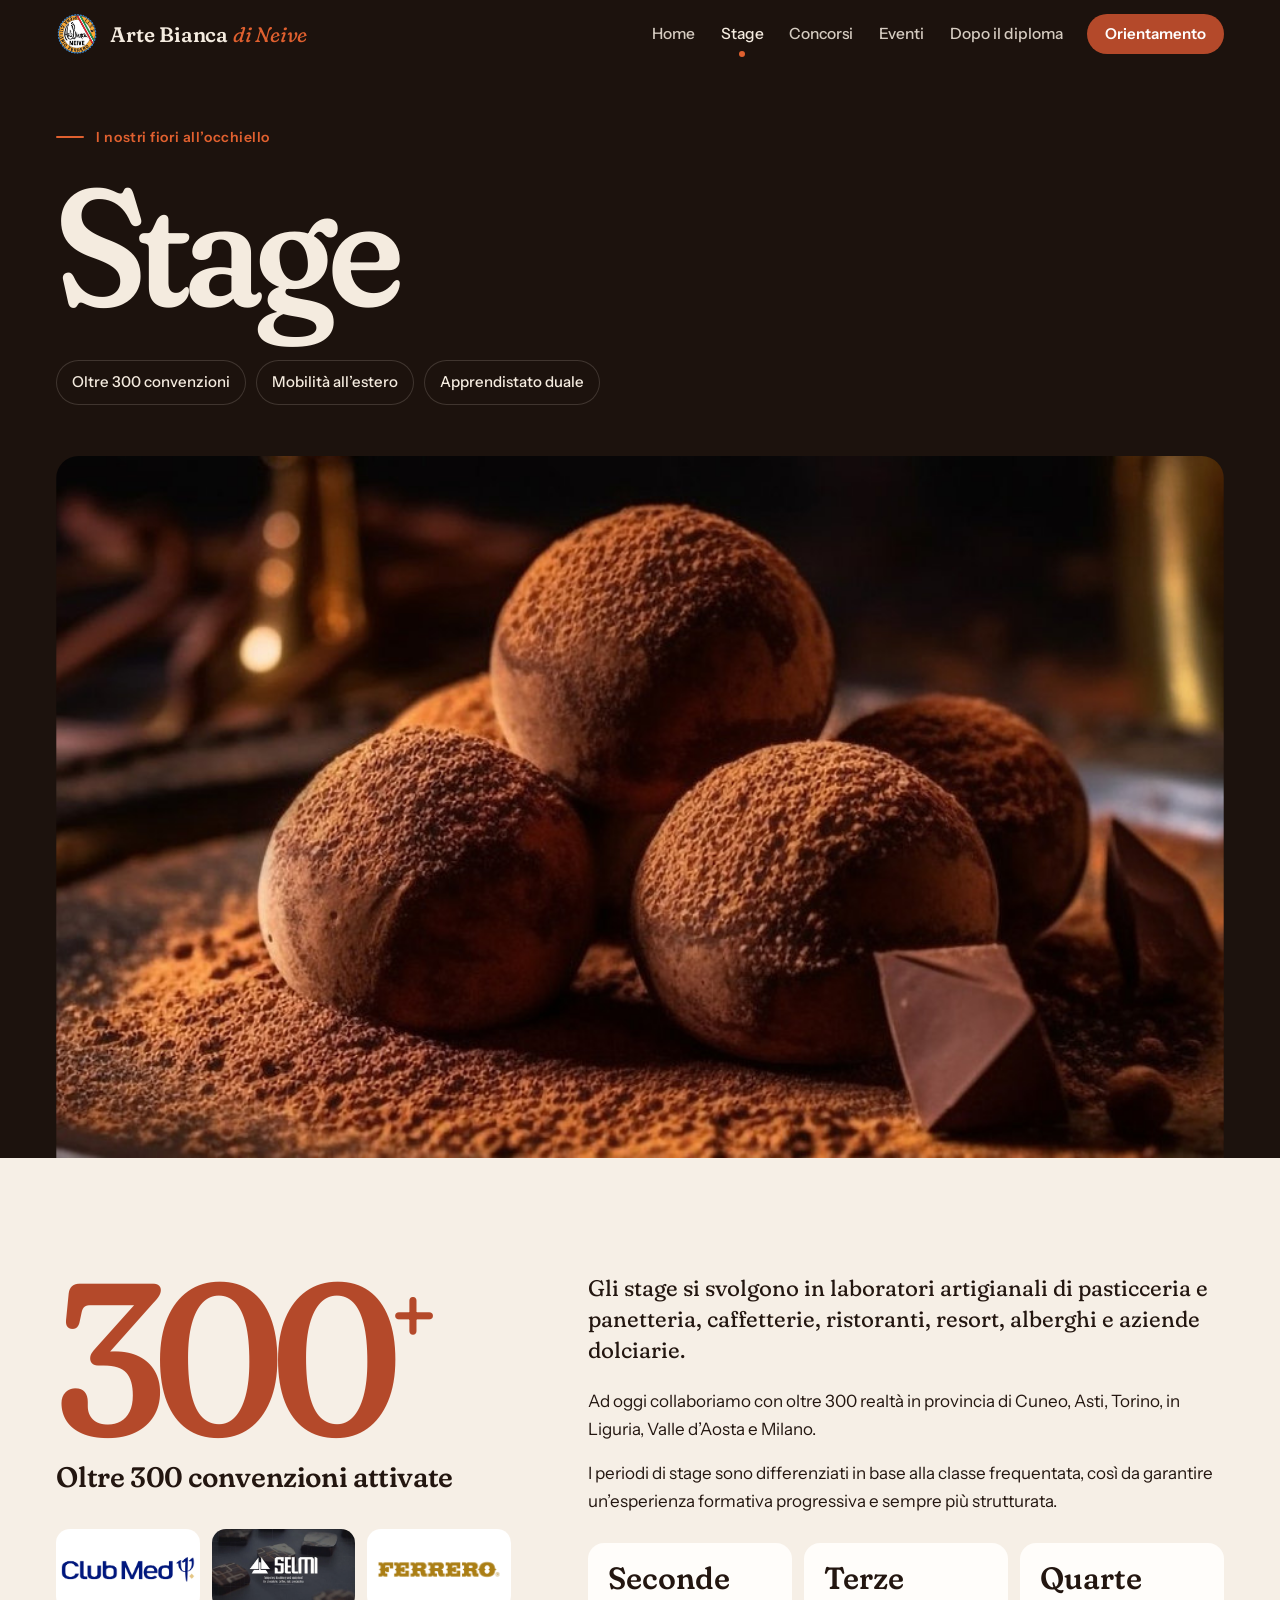
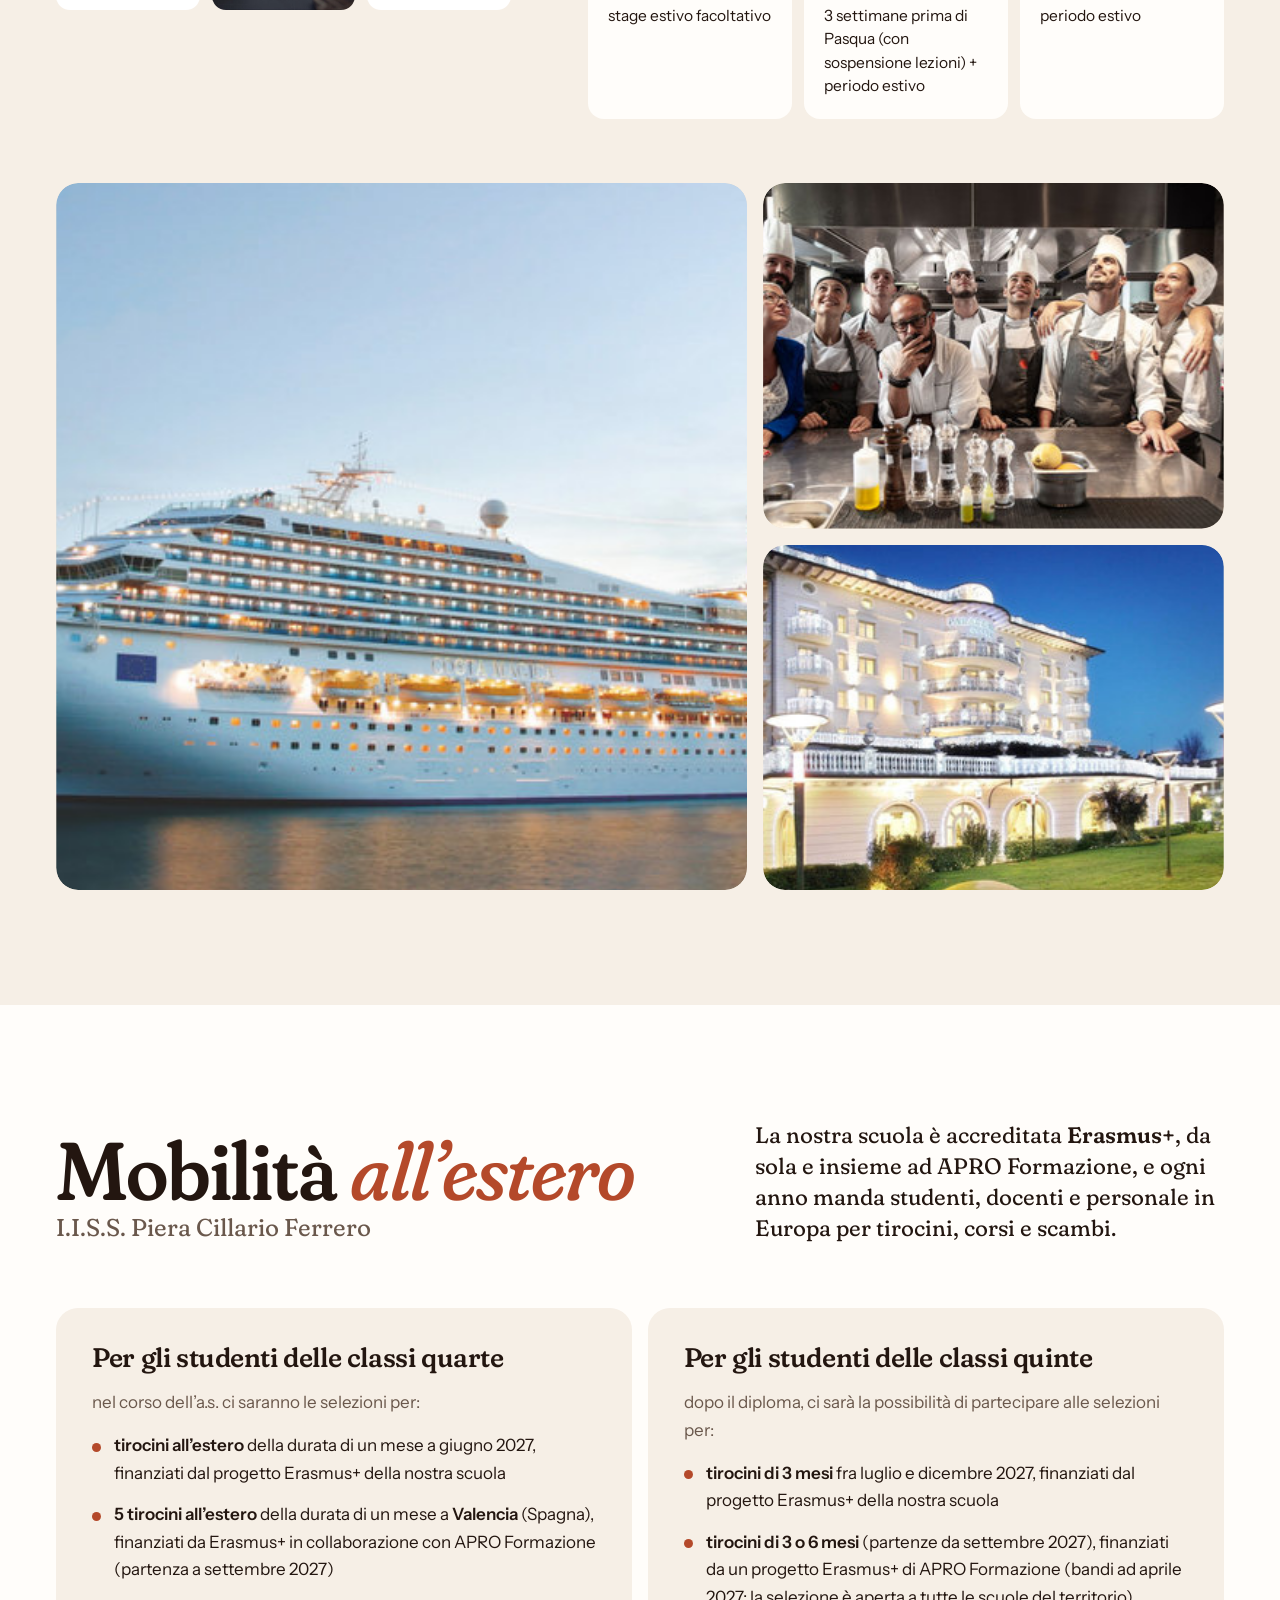
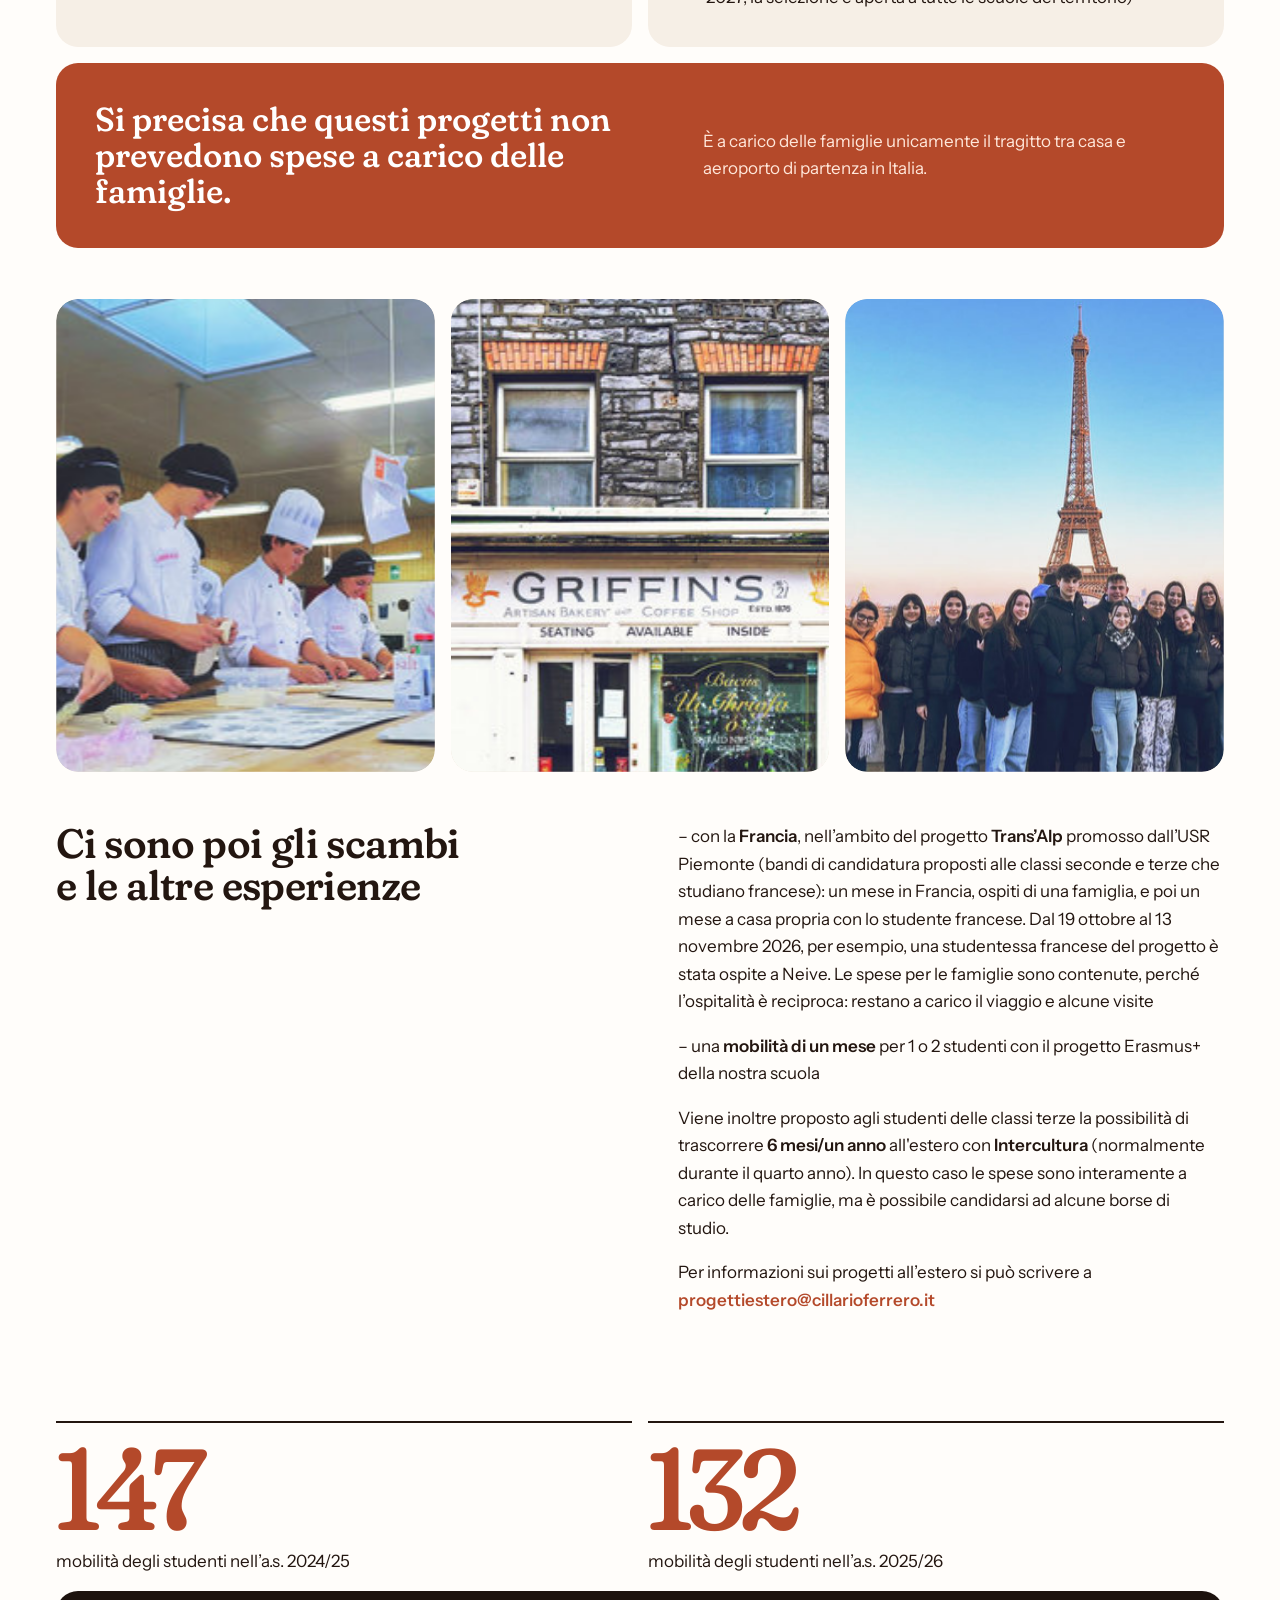
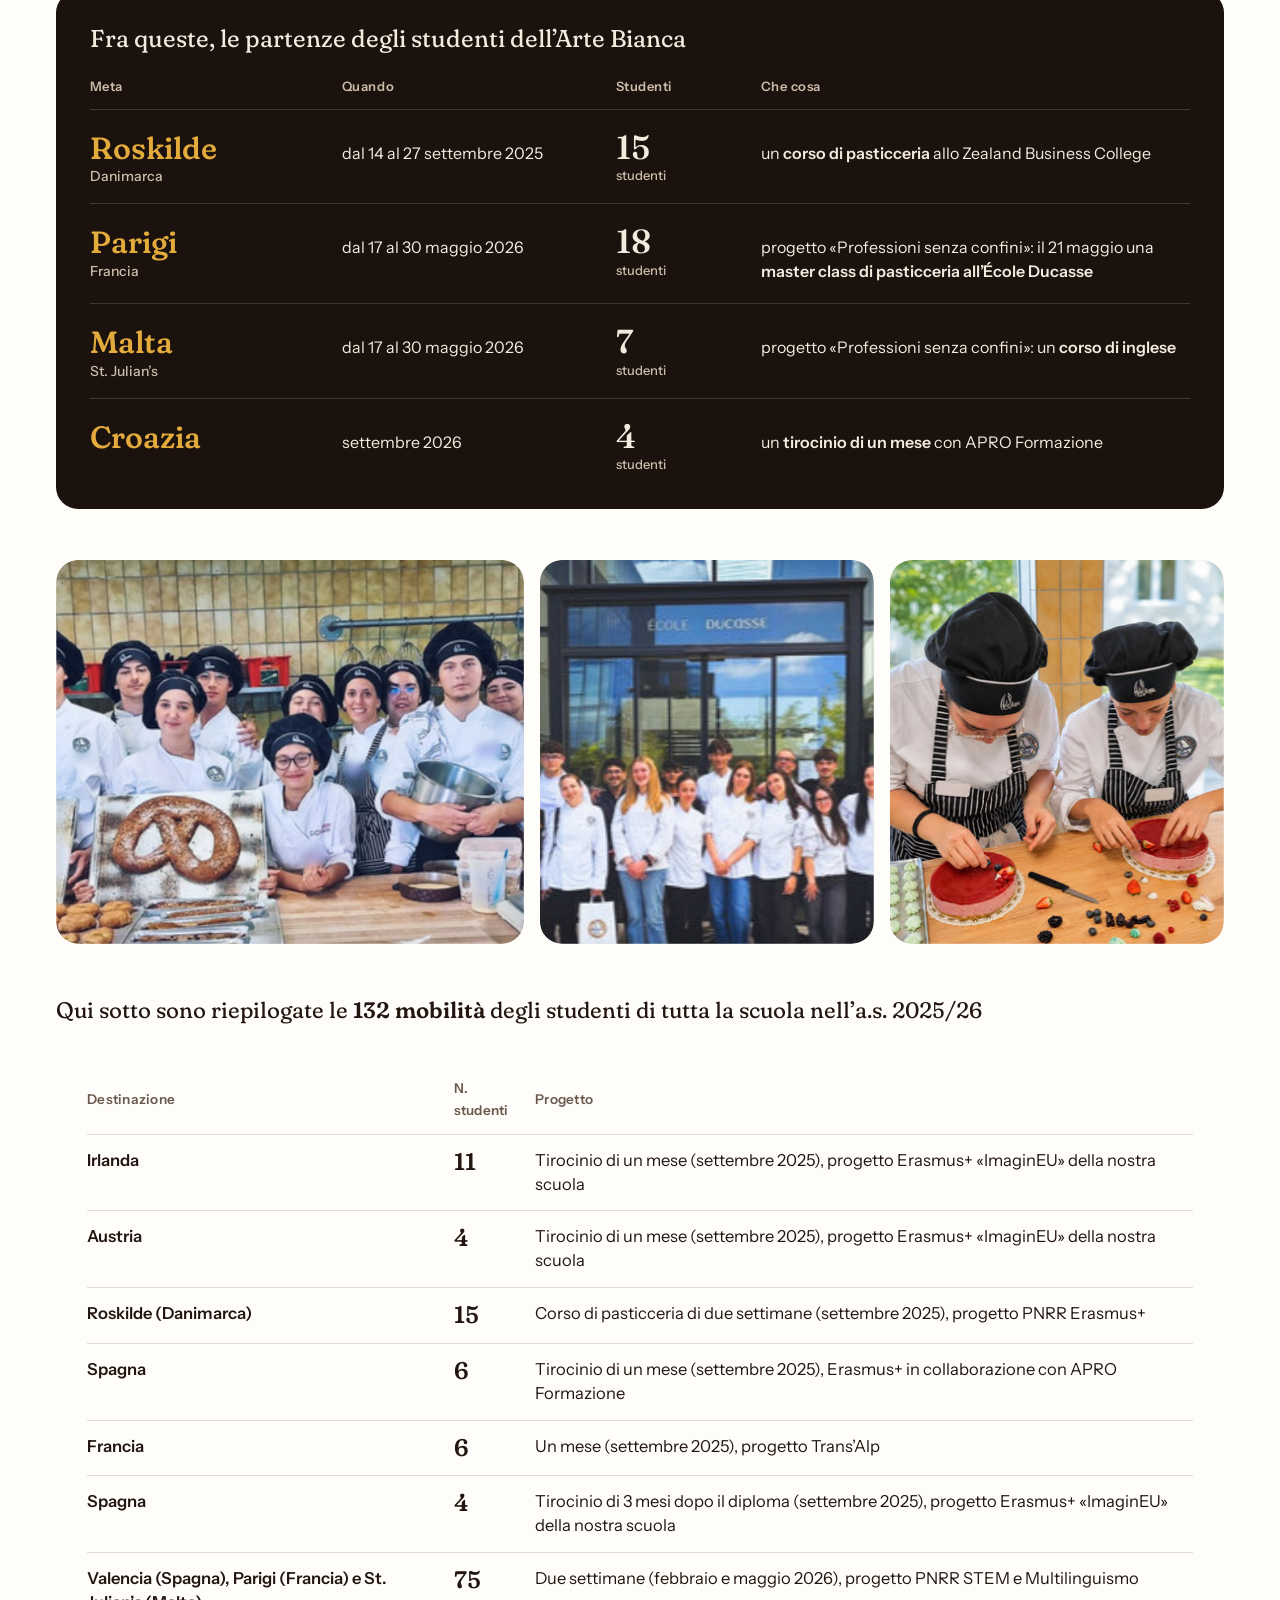
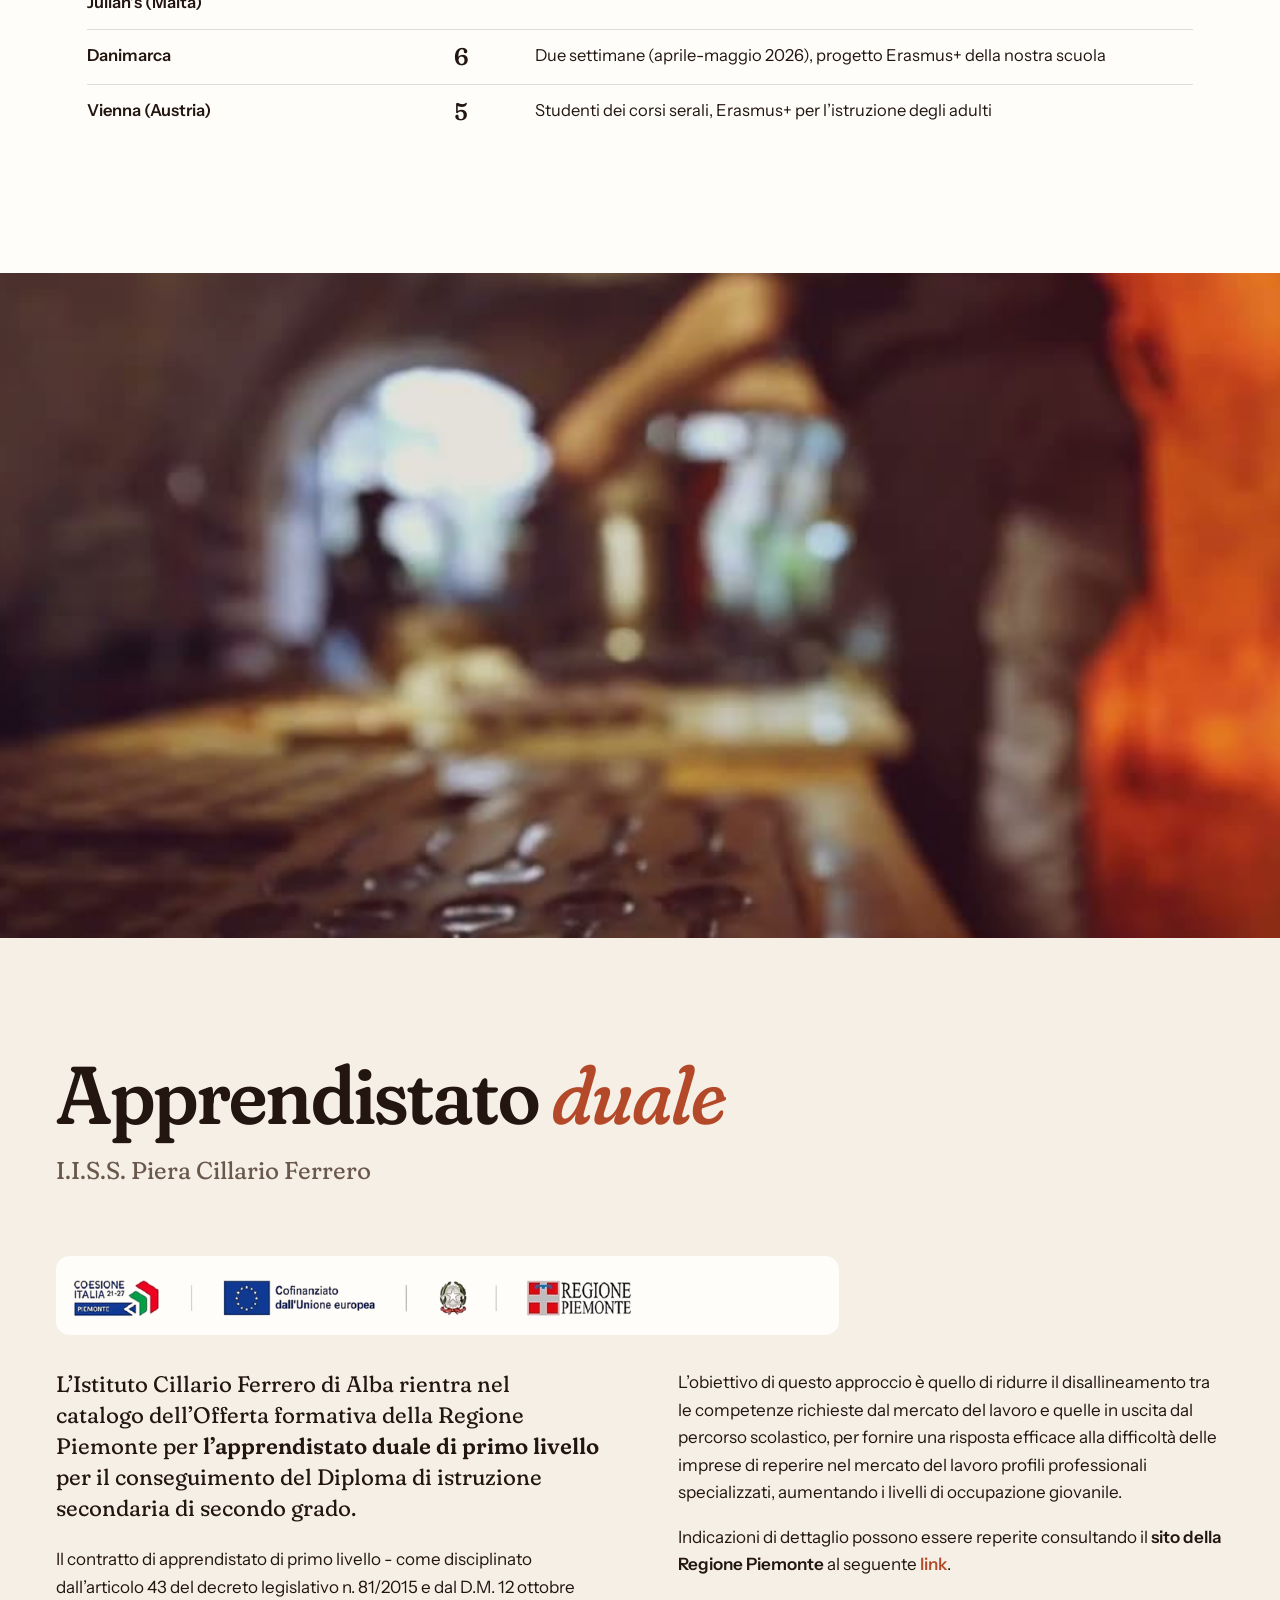
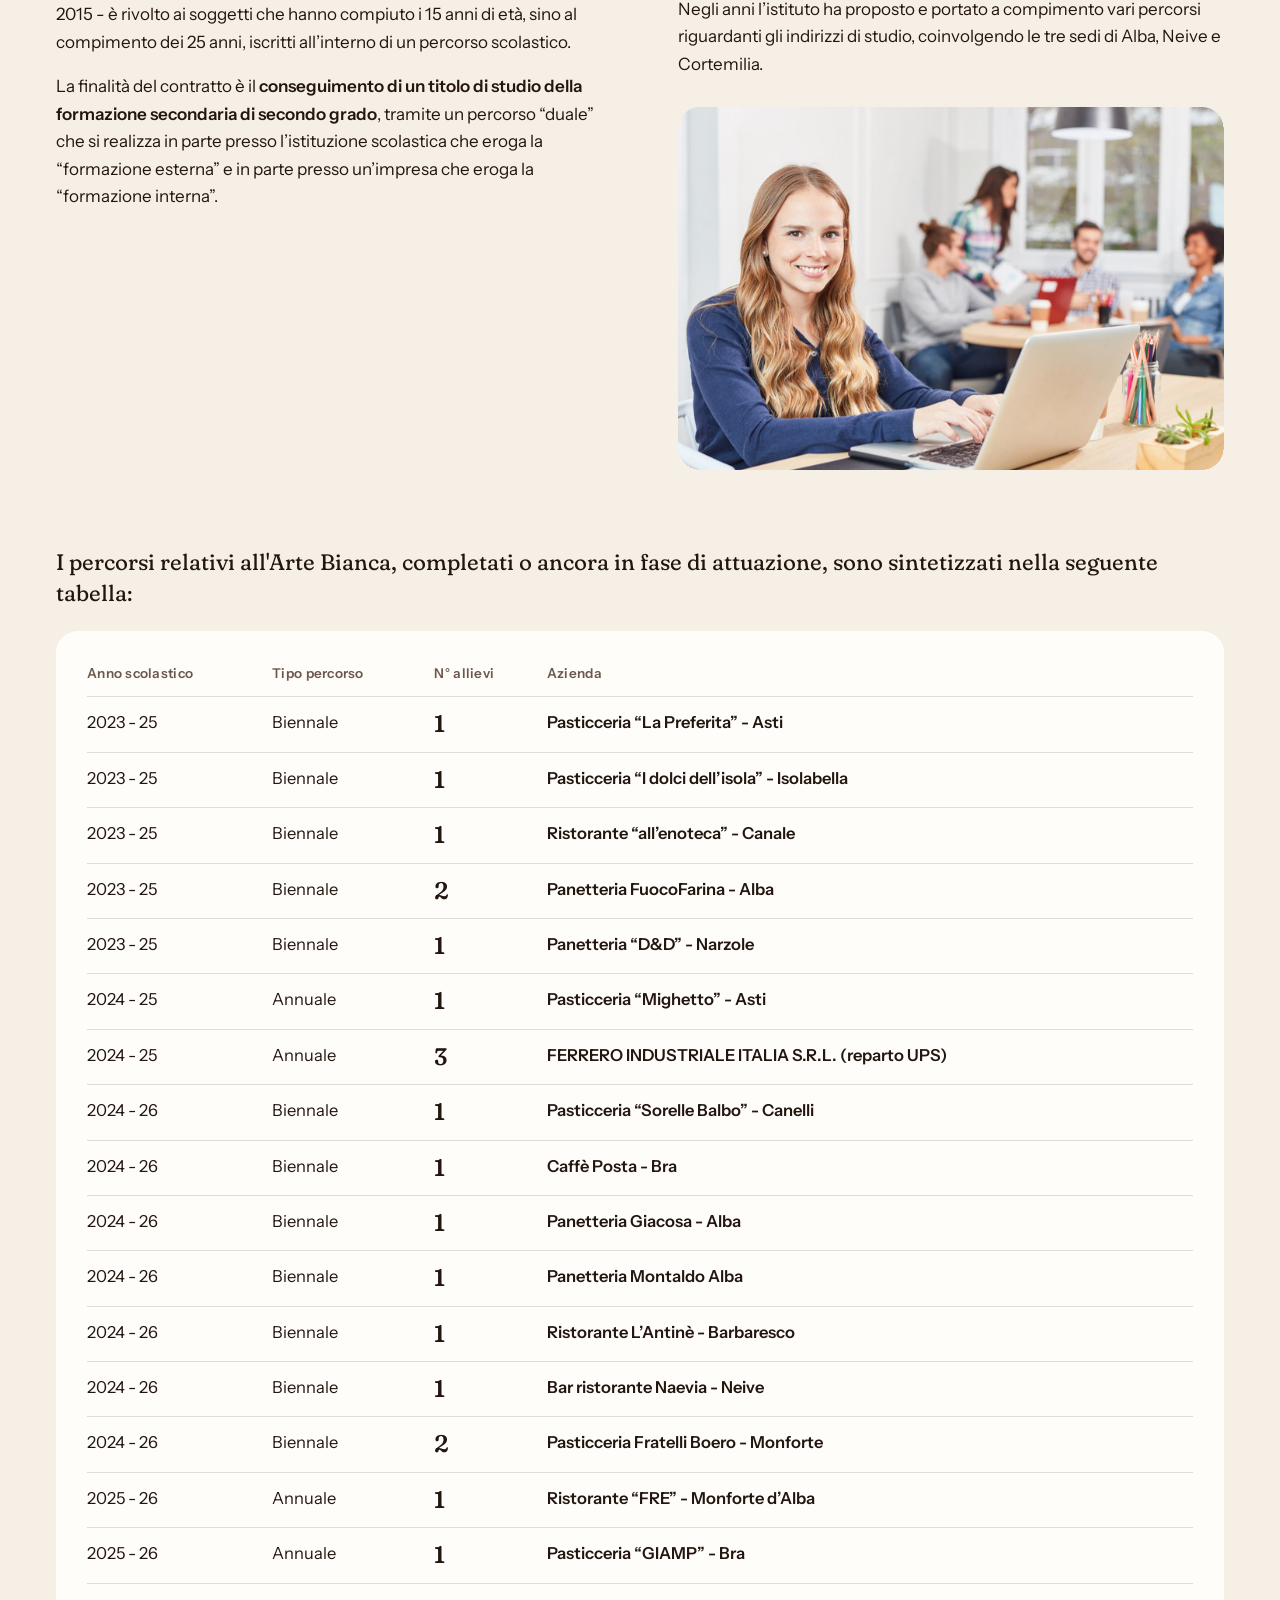
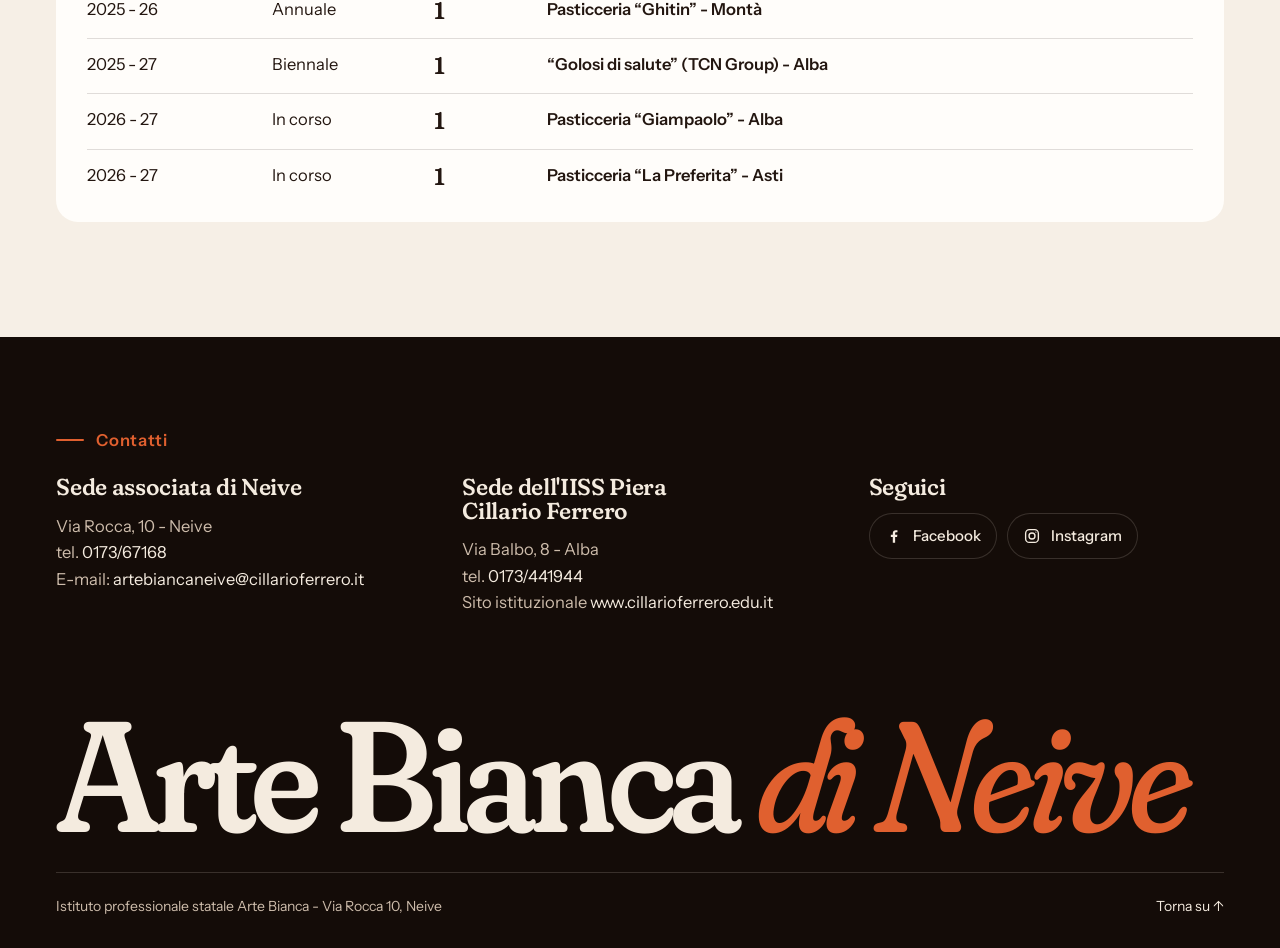
<file: stage.html>
<!DOCTYPE html>
<html lang="it">
<head>
<meta charset="utf-8">
<meta name="viewport" content="width=device-width, initial-scale=1">
<title>Stage in pasticceria e all’estero – Arte Bianca di Neive</title>
<meta name="description" content="Stage in pasticcerie, panetterie e aziende dolciarie, tirocini all’estero con Erasmus+ e apprendistato duale: oltre 300 aziende convenzionate con l’Arte Bianca di Neive.">
<link rel="canonical" href="https://artebiancaneive.org/stage">
<meta property="og:type" content="website">
<meta property="og:site_name" content="Arte Bianca di Neive">
<meta property="og:locale" content="it_IT">
<meta property="og:title" content="Stage in pasticceria e all’estero – Arte Bianca di Neive">
<meta property="og:description" content="Stage in pasticcerie, panetterie e aziende dolciarie, tirocini all’estero con Erasmus+ e apprendistato duale: oltre 300 aziende convenzionate con l’Arte Bianca di Neive.">
<meta property="og:url" content="https://artebiancaneive.org/stage">
<meta property="og:image" content="https://artebiancaneive.org/media/anteprima-link.jpg">
<meta property="og:image:width" content="1200">
<meta property="og:image:height" content="630">
<meta property="og:image:alt" content="Tortine al cioccolato con lamponi su un tagliere di legno">
<meta name="twitter:card" content="summary_large_image">
<link rel="icon" href="favicon-32.png" sizes="32x32">
<link rel="icon" href="favicon-192.png" sizes="192x192">
<link rel="apple-touch-icon" href="apple-touch-icon.png" sizes="180x180">
<link rel="preconnect" href="https://fonts.googleapis.com">
<link rel="preconnect" href="https://fonts.gstatic.com" crossorigin>
<link href="https://fonts.googleapis.com/css2?family=Fraunces:ital,opsz,wght,SOFT@0,9..144,300..800,0..100;1,9..144,300..800,0..100&family=Instrument+Sans:ital,wght@0,400..700;1,400..700&display=swap" rel="stylesheet">
<link rel="stylesheet" href="stile.css?v=1795078576">
<script>document.documentElement.classList.add('js')</script>
</head>
<body id="inizio">
<header class="testa">
  <div class="cont">
    <a class="marchio" href="/" aria-label="Arte Bianca di Neive, pagina iniziale"><img src="media/logo-scuola.png" alt="" width="42" height="42"><span>Arte Bianca <i>di Neive</i></span></a>
    <nav class="voci" aria-label="Menu principale">
    <a href="/">Home</a>
    <a href="/stage" aria-current="page">Stage</a>
    <a href="/concorsi">Concorsi</a>
    <a href="/eventi">Eventi</a>
    <a href="/dopo-il-diploma">Dopo il diploma</a>
    </nav>
    <a class="tasto prenota-testa" href="/#orientamento">Orientamento</a>
    <button class="apri-menu" type="button" aria-expanded="false" aria-controls="menu-pieno">Menu <i></i></button>
  </div>
</header>
<div class="menu-pieno" id="menu-pieno" role="dialog" aria-modal="true" aria-label="Menu">
  <button class="chiudi" type="button">Chiudi <i></i></button>
  <nav aria-label="Menu principale">
    <a href="/"><small>01</small>Home</a>
    <a href="/stage" aria-current="page"><small>02</small>Stage</a>
    <a href="/concorsi"><small>03</small>Concorsi</a>
    <a href="/eventi"><small>04</small>Eventi</a>
    <a href="/dopo-il-diploma"><small>05</small>Dopo il diploma</a>
  </nav>
  <a class="tasto" href="/#orientamento">Orientamento 2027-28 <svg viewBox="0 0 24 24" fill="none" stroke="currentColor" stroke-width="2" stroke-linecap="round" stroke-linejoin="round" aria-hidden="true"><path d="M5 12h14M13 6l6 6-6 6"/></svg></a>
  <p class="recapiti">Via Rocca 10, Neive · tel. 0173/67168<br>artebiancaneive@cillarioferrero.it</p>
</div>
<main>
<section class="eroe pagina">
  <div class="cont">
    <p class="occhiello">I nostri fiori all’occhiello</p>
    <h1 class="eroe-titolo">Stage</h1>
    <div class="eroe-piede">
      <nav class="sommario" aria-label="In questa pagina"><a href="#convenzioni">Oltre 300 convenzioni</a><a href="#estero">Mobilità all’estero</a><a href="#apprendistato">Apprendistato duale</a></nav>
    </div>
  </div>
  <div class="eroe-media"><img src="media/stage-hero-tartufi.jpg" alt="Tartufi al cacao su un vassoio scuro" srcset="media/ridotte/stage-hero-tartufi-800.jpg 800w, media/ridotte/stage-hero-tartufi-1200.jpg 1200w, media/ridotte/stage-hero-tartufi-1600.jpg 1600w, media/ridotte/stage-hero-tartufi-2000.jpg 2000w, media/stage-hero-tartufi.jpg 2398w" sizes="100vw"></div>
</section>

<section class="sez" id="convenzioni">
  <div class="cont">
    <div class="trecento">
      <div>
        <h2><span class="numero-gigante" aria-hidden="true">300<small>+</small></span><span class="numero-cosa">Oltre 300 convenzioni attivate</span></h2>
        <div class="loghi" data-r>
          <img src="media/stage-logo-clubmed.png" alt="Logo Club Med" loading="lazy" decoding="async">
          <img src="media/stage-selmi.jpg" alt="Logo Selmi" srcset="media/ridotte/stage-selmi-480.jpg 480w, media/stage-selmi.jpg 1280w" sizes="160px" loading="lazy" decoding="async">
          <img src="media/stage-logo-ferrero.png" alt="Logo Ferrero" loading="lazy" decoding="async">
        </div>
      </div>
      <div>
        <div class="testo" data-r>
          <p class="attacco">Gli stage si svolgono in laboratori artigianali di pasticceria e panetteria, caffetterie, ristoranti, resort, alberghi e aziende dolciarie.</p>
          <p>Ad oggi collaboriamo con oltre 300 realtà in provincia di Cuneo, Asti, Torino, in Liguria, Valle d’Aosta e Milano.</p>
          <p>I periodi di stage sono differenziati in base alla classe frequentata, così da garantire un’esperienza formativa progressiva e sempre più strutturata.</p>
        </div>
        <ol class="classi">
          <li data-r><span class="cl">Seconde</span><p>stage estivo facoltativo</p></li>
          <li data-r><span class="cl">Terze</span><p>3 settimane prima di Pasqua (con sospensione lezioni) + periodo estivo</p></li>
          <li data-r><span class="cl">Quarte</span><p>periodo estivo</p></li>
        </ol>
      </div>
    </div>
    <div class="foto-stage">
      <figure class="cornice alta" data-parallasse data-r="foto"><img src="media/stage-crociera.jpg" alt="Una nave da crociera in porto" srcset="media/ridotte/stage-crociera-480.jpg 480w, media/ridotte/stage-crociera-800.jpg 800w, media/ridotte/stage-crociera-1200.jpg 1200w, media/ridotte/stage-crociera-1600.jpg 1600w, media/ridotte/stage-crociera-2000.jpg 2000w" sizes="(max-width: 899px) 92vw, 55vw" loading="lazy" decoding="async"></figure>
      <figure class="cornice" data-parallasse data-r="foto"><img src="media/stage-chef.jpg" alt="Una brigata di cuochi e pasticceri in cucina" srcset="media/ridotte/stage-chef-480.jpg 480w, media/ridotte/stage-chef-800.jpg 800w, media/ridotte/stage-chef-1200.jpg 1200w" sizes="(max-width: 899px) 46vw, 36vw" loading="lazy" decoding="async"></figure>
      <figure class="cornice" data-parallasse data-r="foto"><img src="media/stage-hotel.jpg" alt="Un grande albergo con piscina" srcset="media/ridotte/stage-hotel-480.jpg 480w, media/ridotte/stage-hotel-800.jpg 800w, media/ridotte/stage-hotel-1200.jpg 1200w" sizes="(max-width: 899px) 46vw, 36vw" loading="lazy" decoding="async"></figure>
    </div>
  </div>
</section>

<section class="sez bianca" id="estero">
  <div class="cont">
    <header class="intesta affiancata">
      <div>
        <h2 class="titolo-sez">Mobilità <em>all’estero</em></h2>
        <p class="sottotitolo">I.I.S.S. Piera Cillario Ferrero</p>
      </div>
      <p class="attacco">La nostra scuola è accreditata <b>Erasmus+</b>, da sola e insieme ad APRO Formazione, e ogni anno manda studenti, docenti e personale in Europa per tirocini, corsi e scambi.</p>
    </header>

    <div class="due-colonne-estero">
      <div class="riquadro-chiaro sfondo" data-r>
        <h3>Per gli studenti delle classi quarte</h3>
        <p class="grigio">nel corso dell’a.s. ci saranno le selezioni per:</p>
        <ul>
          <li><b>tirocini all’estero</b> della durata di un mese a giugno 2027, finanziati dal progetto Erasmus+ della nostra scuola</li>
          <li><b>5 tirocini all’estero</b> della durata di un mese a <b>Valencia</b> (Spagna), finanziati da Erasmus+ in collaborazione con APRO Formazione (partenza a settembre 2027)</li>
        </ul>
      </div>
      <div class="riquadro-chiaro sfondo" data-r>
        <h3>Per gli studenti delle classi quinte</h3>
        <p class="grigio">dopo il diploma, ci sarà la possibilità di partecipare alle selezioni per:</p>
        <ul>
          <li><b>tirocini di 3 mesi</b> fra luglio e dicembre 2027, finanziati dal progetto Erasmus+ della nostra scuola</li>
          <li><b>tirocini di 3 o 6 mesi</b> (partenze da settembre 2027), finanziati da un progetto Erasmus+ di APRO Formazione (bandi ad aprile 2027; la selezione è aperta a tutte le scuole del territorio)</li>
        </ul>
      </div>
    </div>
    <div class="gratis" data-r>
      <b>Si precisa che questi progetti non prevedono spese a carico delle famiglie.</b>
      <p>È a carico delle famiglie unicamente il tragitto tra casa e aeroporto di partenza in Italia.</p>
    </div>

    <div class="foto-estero">
      <figure class="cornice" data-parallasse data-r="foto"><img src="media/stage-estero-laboratorio.jpg" alt="Studentesse in un laboratorio di pasticceria all'estero" style="object-position:29% 100%" srcset="media/ridotte/stage-estero-laboratorio-480.jpg 480w, media/ridotte/stage-estero-laboratorio-800.jpg 800w, media/ridotte/stage-estero-laboratorio-1200.jpg 1200w, media/stage-estero-laboratorio.jpg 1600w" sizes="(max-width: 899px) 92vw, 30vw" loading="lazy" decoding="async"></figure>
      <figure class="cornice" data-parallasse data-r="foto"><img src="media/stage-estero-griffins.jpg" alt="La vetrina di una bakery irlandese" style="object-position:50% 100%" srcset="media/ridotte/stage-estero-griffins-480.jpg 480w, media/ridotte/stage-estero-griffins-800.jpg 800w, media/stage-estero-griffins.jpg 1280w" sizes="(max-width: 899px) 46vw, 30vw" loading="lazy" decoding="async"></figure>
      <figure class="cornice" data-parallasse data-r="foto"><img src="media/stage-estero-parigi.jpg" alt="Un gruppo di studenti davanti alla Torre Eiffel" style="object-position:0 20%" srcset="media/ridotte/stage-estero-parigi-480.jpg 480w, media/ridotte/stage-estero-parigi-800.jpg 800w, media/stage-estero-parigi.jpg 1227w" sizes="(max-width: 899px) 46vw, 30vw" loading="lazy" decoding="async"></figure>
    </div>

    <div class="griglia-2 alto">
      <h3 class="titolo-medio" data-r>Ci sono poi gli scambi e le altre esperienze</h3>
      <div class="testo" data-r>
        <p>– con la <b>Francia</b>, nell’ambito del progetto <b>Trans’Alp</b> promosso dall’USR Piemonte (bandi di candidatura proposti alle classi seconde e terze che studiano francese): un mese in Francia, ospiti di una famiglia, e poi un mese a casa propria con lo studente francese. Dal 19 ottobre al 13 novembre 2026, per esempio, una studentessa francese del progetto è stata ospite a Neive. Le spese per le famiglie sono contenute, perché l’ospitalità è reciproca: restano a carico il viaggio e alcune visite</p>
        <p>– una <b>mobilità di un mese</b> per 1 o 2 studenti con il progetto Erasmus+ della nostra scuola</p>
        <p>Viene inoltre proposto agli studenti delle classi terze la possibilità di trascorrere <b>6 mesi/un anno</b> all'estero con <b>Intercultura</b> (normalmente durante il quarto anno). In questo caso le spese sono interamente a carico delle famiglie, ma è possibile candidarsi ad alcune borse di studio.</p>
        <p>Per informazioni sui progetti all’estero si può scrivere a <a href="mailto:progettiestero@cillarioferrero.it">progettiestero@cillarioferrero.it</a></p>
      </div>
    </div>

    <div class="mobilita-numeri">
      <div data-r><span class="gr cifre">147</span><span class="pi">mobilità degli studenti nell’a.s. 2024/25</span></div>
      <div data-r><span class="gr cifre">132</span><span class="pi">mobilità degli studenti nell’a.s. 2025/26</span></div>
    </div>

    <div class="tabellone" data-r>
      <p class="tabellone-titolo">Fra queste, le partenze degli studenti dell’Arte Bianca</p>
      <div class="testa-t" aria-hidden="true"><span>Meta</span><span>Quando</span><span>Studenti</span><span>Che cosa</span></div>
      <div class="partenza"><span class="meta">Roskilde<small>Danimarca</small></span><span class="quando-t">dal 14 al 27 settembre 2025</span><span class="quanti">15<small>studenti</small></span><span class="che">un <b>corso di pasticceria</b> allo Zealand Business College</span></div>
      <div class="partenza"><span class="meta">Parigi<small>Francia</small></span><span class="quando-t">dal 17 al 30 maggio 2026</span><span class="quanti">18<small>studenti</small></span><span class="che">progetto «Professioni senza confini»: il 21 maggio una <b>master class di pasticceria all’École Ducasse</b></span></div>
      <div class="partenza"><span class="meta">Malta<small>St. Julian’s</small></span><span class="quando-t">dal 17 al 30 maggio 2026</span><span class="quanti">7<small>studenti</small></span><span class="che">progetto «Professioni senza confini»: un <b>corso di inglese</b></span></div>
      <div class="partenza"><span class="meta">Croazia</span><span class="quando-t">settembre 2026</span><span class="quanti">4<small>studenti</small></span><span class="che">un <b>tirocinio di un mese</b> con APRO Formazione</span></div>
    </div>

    <div class="foto-estero larga">
      <figure class="cornice" data-parallasse data-r="foto"><img src="media/stage-estero-roskilde-laboratorio.jpg" alt="Gli studenti dell'Arte Bianca nel laboratorio di pasticceria dello Zealand Business College di Roskilde, in Danimarca" srcset="media/ridotte/stage-estero-roskilde-laboratorio-480.jpg 480w, media/ridotte/stage-estero-roskilde-laboratorio-800.jpg 800w, media/ridotte/stage-estero-roskilde-laboratorio-1200.jpg 1200w, media/ridotte/stage-estero-roskilde-laboratorio-1600.jpg 1600w, media/stage-estero-roskilde-laboratorio.jpg 2048w" sizes="(max-width: 899px) 92vw, 42vw" loading="lazy" decoding="async"></figure>
      <figure class="cornice" data-parallasse data-r="foto"><img src="media/stage-estero-parigi-ducasse.jpg" alt="Gli studenti dell'Arte Bianca davanti all'École Ducasse di Parigi" srcset="media/ridotte/stage-estero-parigi-ducasse-480.jpg 480w, media/ridotte/stage-estero-parigi-ducasse-800.jpg 800w, media/ridotte/stage-estero-parigi-ducasse-1200.jpg 1200w" sizes="(max-width: 899px) 46vw, 28vw" loading="lazy" decoding="async"></figure>
      <figure class="cornice" data-parallasse data-r="foto"><img src="media/stage-estero-roskilde-torte.jpg" alt="Due studentesse dell'Arte Bianca decorano le torte nel laboratorio di Roskilde" srcset="media/ridotte/stage-estero-roskilde-torte-480.jpg 480w, media/ridotte/stage-estero-roskilde-torte-800.jpg 800w, media/ridotte/stage-estero-roskilde-torte-1200.jpg 1200w" sizes="(max-width: 899px) 46vw, 28vw" loading="lazy" decoding="async"></figure>
    </div>

    <p class="attacco" data-r>Qui sotto sono riepilogate le <b>132 mobilità</b> degli studenti di tutta la scuola nell’a.s. 2025/26</p>
    <div class="tabella" data-r>
      <table>
        <thead><tr><th>Destinazione</th><th>N. studenti</th><th>Progetto</th></tr></thead>
        <tbody>
          <tr><td class="dove">Irlanda</td><td class="n">11</td><td>Tirocinio di un mese (settembre 2025), progetto Erasmus+ «ImaginEU» della nostra scuola</td></tr>
          <tr><td class="dove">Austria</td><td class="n">4</td><td>Tirocinio di un mese (settembre 2025), progetto Erasmus+ «ImaginEU» della nostra scuola</td></tr>
          <tr><td class="dove">Roskilde (Danimarca)</td><td class="n">15</td><td>Corso di pasticceria di due settimane (settembre 2025), progetto PNRR Erasmus+</td></tr>
          <tr><td class="dove">Spagna</td><td class="n">6</td><td>Tirocinio di un mese (settembre 2025), Erasmus+ in collaborazione con APRO Formazione</td></tr>
          <tr><td class="dove">Francia</td><td class="n">6</td><td>Un mese (settembre 2025), progetto Trans’Alp</td></tr>
          <tr><td class="dove">Spagna</td><td class="n">4</td><td>Tirocinio di 3 mesi dopo il diploma (settembre 2025), progetto Erasmus+ «ImaginEU» della nostra scuola</td></tr>
          <tr><td class="dove">Valencia (Spagna), Parigi (Francia) e St. Julian’s (Malta)</td><td class="n">75</td><td>Due settimane (febbraio e maggio 2026), progetto PNRR STEM e Multilinguismo</td></tr>
          <tr><td class="dove">Danimarca</td><td class="n">6</td><td>Due settimane (aprile-maggio 2026), progetto Erasmus+ della nostra scuola</td></tr>
          <tr><td class="dove">Vienna (Austria)</td><td class="n">5</td><td>Studenti dei corsi serali, Erasmus+ per l’istruzione degli adulti</td></tr>
        </tbody>
      </table>
    </div>
  </div>
</section>

<div class="fascia"><video data-src="media/video-cioccolato-colato.mp4" poster="media/copertina-cioccolato-colato.jpg" muted loop playsinline style="object-position:50% 4%" aria-label="Cioccolato fuso che cola da un mestolo"></video></div>

<section class="sez" id="apprendistato">
  <div class="cont">
    <header class="intesta">
      <h2 class="titolo-sez">Apprendistato <em>duale</em></h2>
      <p class="sottotitolo">I.I.S.S. Piera Cillario Ferrero</p>
    </header>
    <p class="loghi-app" data-r><img src="media/stage-loghi-apprendistato.png" alt="Loghi di Coesione Italia 21-27, Unione europea, Repubblica Italiana e Regione Piemonte" loading="lazy" decoding="async" width="747" height="67"></p>
    <div class="griglia-2 alto">
      <div class="testo" data-r>
        <p class="attacco">L’Istituto Cillario Ferrero di Alba rientra nel catalogo dell’Offerta formativa della Regione Piemonte per <b>l’apprendistato duale di primo livello</b> per il conseguimento del Diploma di istruzione secondaria di secondo grado.</p>
        <p>Il contratto di apprendistato di primo livello - come disciplinato dall’articolo 43 del decreto legislativo n. 81/2015 e dal D.M. 12 ottobre 2015 - è rivolto ai soggetti che hanno compiuto i 15 anni di età, sino al compimento dei 25 anni, iscritti all’interno di un percorso scolastico.</p>
        <p>La finalità del contratto è il <b>conseguimento di un titolo di studio della formazione secondaria di secondo grado</b>, tramite un percorso “duale” che si realizza in parte presso l’istituzione scolastica che eroga la “formazione esterna” e in parte presso un’impresa che eroga la “formazione interna”.</p>
      </div>
      <div class="testo" data-r>
        <p>L’obiettivo di questo approccio è quello di ridurre il disallineamento tra le competenze richieste dal mercato del lavoro e quelle in uscita dal percorso scolastico, per fornire una risposta efficace alla difficoltà delle imprese di reperire nel mercato del lavoro profili professionali specializzati, aumentando i livelli di occupazione giovanile.</p>
        <p>Indicazioni di dettaglio possono essere reperite consultando il <b>sito della Regione Piemonte</b> al seguente <a href="https://www.regione.piemonte.it/web/temi/istruzione-formazione-lavoro/formazione-professionale/apprendistato/apprendistato-duale-primo-livello" target="_blank" rel="noopener">link</a>.</p>
        <p>Negli anni l’istituto ha proposto e portato a compimento vari percorsi riguardanti gli indirizzi di studio, coinvolgendo le tre sedi di Alba, Neive e Cortemilia.</p>
        <figure class="cornice apprendista" data-parallasse data-r="foto"><img src="media/stage-apprendista.jpg" alt="Una ragazza sorridente al computer in un ambiente di lavoro" srcset="media/ridotte/stage-apprendista-480.jpg 480w, media/ridotte/stage-apprendista-800.jpg 800w, media/ridotte/stage-apprendista-1200.jpg 1200w, media/stage-apprendista.jpg 1600w" sizes="(max-width: 899px) 92vw, 44vw" loading="lazy" decoding="async"></figure>
      </div>
    </div>
    <p class="attacco tabella-sopra" data-r>I percorsi relativi all'Arte Bianca, completati o ancora in fase di attuazione, sono sintetizzati nella seguente tabella:</p>
    <div class="tabella app" data-r>
      <table>
        <thead><tr><th>Anno scolastico</th><th>Tipo percorso</th><th>N° allievi</th><th>Azienda</th></tr></thead>
        <tbody>
          <tr><td class="anno">2023 - 25</td><td class="tipo">Biennale</td><td class="n">1</td><td class="az">Pasticceria “La Preferita” - Asti</td></tr>
          <tr><td class="anno">2023 - 25</td><td class="tipo">Biennale</td><td class="n">1</td><td class="az">Pasticceria “I dolci dell’isola” - Isolabella</td></tr>
          <tr><td class="anno">2023 - 25</td><td class="tipo">Biennale</td><td class="n">1</td><td class="az">Ristorante “all’enoteca” - Canale</td></tr>
          <tr><td class="anno">2023 - 25</td><td class="tipo">Biennale</td><td class="n">2</td><td class="az">Panetteria FuocoFarina - Alba</td></tr>
          <tr><td class="anno">2023 - 25</td><td class="tipo">Biennale</td><td class="n">1</td><td class="az">Panetteria “D&amp;D” - Narzole</td></tr>
          <tr><td class="anno">2024 - 25</td><td class="tipo">Annuale</td><td class="n">1</td><td class="az">Pasticceria “Mighetto” - Asti</td></tr>
          <tr><td class="anno">2024 - 25</td><td class="tipo">Annuale</td><td class="n">3</td><td class="az">FERRERO INDUSTRIALE ITALIA S.R.L. (reparto UPS)</td></tr>
          <tr><td class="anno">2024 - 26</td><td class="tipo">Biennale</td><td class="n">1</td><td class="az">Pasticceria “Sorelle Balbo” - Canelli</td></tr>
          <tr><td class="anno">2024 - 26</td><td class="tipo">Biennale</td><td class="n">1</td><td class="az">Caffè Posta - Bra</td></tr>
          <tr><td class="anno">2024 - 26</td><td class="tipo">Biennale</td><td class="n">1</td><td class="az">Panetteria Giacosa - Alba</td></tr>
          <tr><td class="anno">2024 - 26</td><td class="tipo">Biennale</td><td class="n">1</td><td class="az">Panetteria Montaldo Alba</td></tr>
          <tr><td class="anno">2024 - 26</td><td class="tipo">Biennale</td><td class="n">1</td><td class="az">Ristorante L’Antinè - Barbaresco</td></tr>
          <tr><td class="anno">2024 - 26</td><td class="tipo">Biennale</td><td class="n">1</td><td class="az">Bar ristorante Naevia - Neive</td></tr>
          <tr><td class="anno">2024 - 26</td><td class="tipo">Biennale</td><td class="n">2</td><td class="az">Pasticceria Fratelli Boero - Monforte</td></tr>
          <tr><td class="anno">2025 - 26</td><td class="tipo">Annuale</td><td class="n">1</td><td class="az">Ristorante “FRE” - Monforte d’Alba</td></tr>
          <tr><td class="anno">2025 - 26</td><td class="tipo">Annuale</td><td class="n">1</td><td class="az">Pasticceria “GIAMP” - Bra</td></tr>
          <tr><td class="anno">2025 - 26</td><td class="tipo">Annuale</td><td class="n">1</td><td class="az">Pasticceria “Ghitin” - Montà</td></tr>
          <tr><td class="anno">2025 - 27</td><td class="tipo">Biennale</td><td class="n">1</td><td class="az">“Golosi di salute” (TCN Group) - Alba</td></tr>
          <tr><td class="anno">2026 - 27</td><td class="tipo">In corso</td><td class="n">1</td><td class="az">Pasticceria “Giampaolo” - Alba</td></tr>
          <tr><td class="anno">2026 - 27</td><td class="tipo">In corso</td><td class="n">1</td><td class="az">Pasticceria “La Preferita” - Asti</td></tr>
        </tbody>
      </table>
    </div>
  </div>
</section>
</main>
<footer class="piede" id="contatti">
  <div class="cont">
    <p class="occhiello">Contatti</p>
    <div class="piede-griglia">
      <div>
        <h3>Sede associata di Neive</h3>
        <p>Via Rocca, 10 - Neive<br>tel. <a class="r" href="tel:+3917367168">0173/67168</a><br>E-mail: <a class="r" href="mailto:artebiancaneive@cillarioferrero.it">artebiancaneive@cillarioferrero.it</a></p>
      </div>
      <div>
        <h3>Sede dell'IISS Piera Cillario Ferrero</h3>
        <p>Via Balbo, 8 - Alba<br>tel. <a class="r" href="tel:+390173441944">0173/441944</a><br>Sito istituzionale <a class="r" href="https://www.cillarioferrero.edu.it/" target="_blank" rel="noopener">www.cillarioferrero.edu.it</a></p>
      </div>
      <div>
        <h3>Seguici</h3>
        <div class="social">
          <a href="https://www.facebook.com/p/IISS-Arte-Bianca-Neive-100063560233751/?locale=it_IT" target="_blank" rel="noopener"><svg viewBox="0 0 24 24" fill="currentColor" aria-hidden="true"><path d="M13.5 21v-7.6h2.6l.4-3h-3V8.5c0-.9.3-1.5 1.5-1.5h1.6V4.3c-.3 0-1.2-.1-2.3-.1-2.3 0-3.9 1.4-3.9 4v2.2H7.8v3h2.6V21z"/></svg> Facebook</a>
          <a href="https://www.instagram.com/iissartebiancadineive/" target="_blank" rel="noopener"><svg viewBox="0 0 24 24" fill="none" stroke="currentColor" stroke-width="1.8" aria-hidden="true"><rect x="3.5" y="3.5" width="17" height="17" rx="5"/><circle cx="12" cy="12" r="4"/><circle cx="17.2" cy="6.8" r=".9" fill="currentColor" stroke="none"/></svg> Instagram</a>
        </div>
      </div>
    </div>
    <p class="firma" aria-hidden="true">Arte Bianca <em>di Neive</em></p>
    <div class="piede-fondo"><span>Istituto professionale statale Arte Bianca - Via Rocca 10, Neive</span><a href="#inizio">Torna su ↑</a></div>
  </div>
</footer>
<script src="sito.js?v=1795078576"></script>
</body>
</html>
</file>
<file: stile.css>
/* Arte Bianca di Neive - versione Opus (17/11/2026), NON pubblicata.
   Scorrimento normale del browser: niente scorrimento rubato, niente sezioni bloccate.
   I testi sono sempre leggibili subito; il movimento tocca solo foto, video e linee. */

:root{
  --cacao:#1c120d; --cacao-2:#281a13; --cacao-3:#3a281f;
  --panna:#f6efe6; --panna-2:#ece1d3; --bianco:#fffdfa;
  --inchiostro:#231610; --grigio:#6a584c; --linea:rgba(35,22,16,.14);
  --su-scuro:#f4ebdf; --su-scuro-2:#cdbcab; --linea-scuro:rgba(244,235,223,.16);
  --cotto:#b4492a; --cotto-scuro:#8f3519; --cotto-chiaro:#e0602f; --oro:#e3aa3c;
  --titoli:"Fraunces", Georgia, "Times New Roman", serif;
  --testo:"Instrument Sans", system-ui, -apple-system, "Segoe UI", sans-serif;
  --largo:1320px;
  --margine:clamp(18px, 4.4vw, 64px);
  --testa:68px;
  --r:22px;
  --vel:cubic-bezier(.2,.7,.2,1);
}
@media (max-width:899px){ :root{ --testa:58px; --r:16px; } }

*,*::before,*::after{ box-sizing:border-box; }
html{ -webkit-text-size-adjust:100%; text-size-adjust:100%; scroll-padding-top:calc(var(--testa) + 16px); }
@media (prefers-reduced-motion:no-preference){ html{ scroll-behavior:smooth; } }
@view-transition{ navigation:auto; }
body{
  margin:0; background:var(--panna); color:var(--inchiostro);
  font-family:var(--testo); font-size:clamp(17px, 1.06vw + 2px, 19px); line-height:1.62;
  font-optical-sizing:auto; -webkit-font-smoothing:antialiased; text-rendering:optimizeLegibility;
  overflow-x:clip;
}
img,video,svg{ display:block; max-width:100%; }
img{ height:auto; }
a{ color:inherit; text-decoration:none; }
b,strong{ font-weight:600; }
p{ margin:0 0 .9em; }
p:last-child{ margin-bottom:0; }
h1,h2,h3,h4{ font-family:var(--titoli); font-weight:560; font-variation-settings:"SOFT" 100, "WONK" 0; line-height:1.02; letter-spacing:-.015em; margin:0; text-wrap:balance; }
h2 em,h1 em,h3 em{ font-style:italic; font-weight:480; }
button{ font:inherit; color:inherit; }
::selection{ background:var(--cotto); color:#fff; }
:focus-visible{ outline:3px solid var(--oro); outline-offset:3px; border-radius:6px; }
.nascosto{ position:absolute!important; width:1px; height:1px; overflow:hidden; clip:rect(0 0 0 0); clip-path:inset(50%); white-space:nowrap; }
.cifre{ font-variant-numeric:lining-nums tabular-nums; }

/* ------------------------------------------------------------ contenitori e sezioni */
.cont{ width:min(100% - 2*var(--margine), var(--largo)); margin-inline:auto; }
.sez{ padding-block:clamp(72px, 9vw, 150px); position:relative; }
.sez.stretta{ padding-block:clamp(56px, 6vw, 96px); }
.scura{ background:var(--cacao); color:var(--su-scuro); }
.scura .grigio,.scura .nota{ color:var(--su-scuro-2); }
.cotto-fondo{ background:var(--cotto); color:#fff; }
.bianca{ background:var(--bianco); }
.grigio{ color:var(--grigio); }
.nota{ font-size:.86em; color:var(--grigio); line-height:1.55; }

/* intestazione di sezione */
.occhiello{ display:flex; align-items:center; gap:12px; font-size:14px; font-weight:600; letter-spacing:.04em; color:var(--cotto); margin:0 0 22px; }
.occhiello::before{ content:""; width:28px; height:2px; background:currentColor; border-radius:2px; flex:none; }
.scura .occhiello{ color:var(--cotto-chiaro); }
.cotto-fondo .occhiello{ color:#fff; }
.titolo-sez{ font-size:clamp(42px, 6.4vw, 104px); }
.titolo-sez em{ color:var(--cotto); }
.scura .titolo-sez em{ color:var(--cotto-chiaro); }
.cotto-fondo .titolo-sez em{ color:#ffe1cf; }
.sottotitolo{ font-family:var(--titoli); font-variation-settings:"SOFT" 100; font-size:clamp(21px, 1.9vw, 28px); line-height:1.3; font-weight:400; margin-top:18px; color:var(--grigio); max-width:30ch; }
.scura .sottotitolo{ color:var(--su-scuro-2); }
.cotto-fondo .sottotitolo{ color:#ffe7da; }
.intesta{ margin-bottom:clamp(40px, 5vw, 76px); }
.intesta.centro{ text-align:center; }
.intesta.centro .occhiello{ justify-content:center; }
.intesta.centro .occhiello::after{ content:""; width:28px; height:2px; background:currentColor; border-radius:2px; }
.intesta.centro .sottotitolo{ margin-inline:auto; }
.intesta.affiancata{ display:grid; grid-template-columns:1.15fr .85fr; gap:clamp(24px, 5vw, 80px); align-items:end; }
.intesta.affiancata .sottotitolo{ margin-top:0; }
@media (max-width:899px){ .intesta.affiancata{ grid-template-columns:minmax(0, 1fr); } }

.testo{ max-width:64ch; }
.testo p{ margin-bottom:1em; }
.testo a,.collegamento{ color:var(--cotto); font-weight:560; transition:color .2s; }
.testo a:hover,.collegamento:hover{ color:var(--cotto-scuro); }
.scura .testo a,.scura .collegamento{ color:var(--cotto-chiaro); }
.scura .testo a:hover{ color:#ffd2bd; }
.attacco{ font-family:var(--titoli); font-variation-settings:"SOFT" 100; font-size:clamp(22px, 1.75vw, 28px); line-height:1.38; font-weight:400; }

.griglia-2{ display:grid; grid-template-columns:minmax(0, 1fr) minmax(0, 1fr); gap:clamp(32px, 6vw, 110px); align-items:center; }
.griglia-2.alto{ align-items:start; }
.griglia-2.inverti > :first-child{ order:2; }
@media (max-width:899px){
  .griglia-2{ grid-template-columns:minmax(0, 1fr); }
  .griglia-2.inverti > :first-child{ order:0; }
}

/* ------------------------------------------------------------ pulsanti */
.tasto{ display:inline-flex; align-items:center; gap:12px; background:var(--cotto); color:#fff; font-weight:600; font-size:16px; line-height:1.2;
  padding:17px 26px; border-radius:999px; transition:background .25s, transform .25s var(--vel); }
.tasto svg{ width:18px; height:18px; flex:none; transition:transform .3s var(--vel); }
.tasto:hover{ background:var(--cotto-scuro); }
.tasto:hover svg{ transform:translateX(4px); }
.tasto.chiaro{ background:var(--panna); color:var(--inchiostro); }
.tasto.chiaro:hover{ background:#fff; }
.tasto.vuoto{ background:transparent; box-shadow:inset 0 0 0 1.5px currentColor; color:inherit; }
.tasto.vuoto:hover{ background:rgba(255,255,255,.08); }

/* ------------------------------------------------------------ testata */
.testa{ position:fixed; inset:0 0 auto; z-index:50; height:var(--testa); color:var(--su-scuro);
  transition:background .35s, color .35s, box-shadow .35s; }
.testa .cont{ height:100%; display:flex; align-items:center; gap:24px; }
.marchio{ display:flex; align-items:center; gap:12px; margin-right:auto; }
.marchio img{ width:42px; height:42px; }
.marchio span{ font-family:var(--titoli); font-variation-settings:"SOFT" 100; font-size:21px; font-weight:560; letter-spacing:-.01em; line-height:1; white-space:nowrap; }
.marchio span i{ font-weight:400; color:var(--cotto-chiaro); }
.voci{ display:flex; gap:clamp(14px, 2vw, 30px); font-size:15.5px; font-weight:500; }
.voci a{ position:relative; padding:6px 0; opacity:.86; transition:opacity .2s; white-space:nowrap; }
.voci a:hover,.voci a[aria-current]{ opacity:1; }
.voci a[aria-current]::after{ content:""; position:absolute; left:50%; bottom:-4px; width:6px; height:6px; margin-left:-3px; border-radius:50%; background:var(--cotto-chiaro); }
.testa .tasto{ padding:11px 18px; font-size:15px; }
.testa.solida{ background:rgba(246,239,230,.9); color:var(--inchiostro); box-shadow:0 1px 0 var(--linea);
  -webkit-backdrop-filter:saturate(1.4) blur(14px); backdrop-filter:saturate(1.4) blur(14px); }
.testa.solida .marchio span i{ color:var(--cotto); }
.testa.solida .voci a[aria-current]::after{ background:var(--cotto); }
.apri-menu{ display:none; }
@media (max-width:1099px){ .voci{ display:none; } .testa .tasto.prenota-testa{ display:none; }
  .apri-menu{ display:inline-flex; align-items:center; gap:10px; background:none; border:0; padding:10px 0 10px 10px; font-weight:600; font-size:16px; cursor:pointer; }
  .apri-menu i{ display:grid; gap:5px; } .apri-menu i::before,.apri-menu i::after{ content:""; width:24px; height:2px; background:currentColor; border-radius:2px; }
}
@media (max-width:899px){ .marchio img{ width:36px; height:36px; } .marchio span{ font-size:19px; } }

/* menu a tutto schermo (telefono e tablet) */
.menu-pieno{ position:fixed; inset:0; z-index:60; background:var(--cacao); color:var(--su-scuro); display:flex; flex-direction:column;
  padding:calc(var(--testa) + 18px) var(--margine) 32px; visibility:hidden; opacity:0; transition:opacity .35s, visibility 0s .35s; overflow-y:auto; }
.menu-pieno.aperto{ visibility:visible; opacity:1; transition:opacity .35s; }
.menu-pieno .chiudi{ position:absolute; top:0; right:var(--margine); height:var(--testa); background:none; border:0; font-weight:600; font-size:16px; cursor:pointer; display:flex; align-items:center; gap:10px; }
.menu-pieno .chiudi i{ position:relative; width:22px; height:22px; } .menu-pieno .chiudi i::before,.menu-pieno .chiudi i::after{ content:""; position:absolute; top:10px; left:0; width:22px; height:2px; background:currentColor; border-radius:2px; transform:rotate(45deg); } .menu-pieno .chiudi i::after{ transform:rotate(-45deg); }
.menu-pieno nav{ display:flex; flex-direction:column; }
.menu-pieno nav a{ font-family:var(--titoli); font-variation-settings:"SOFT" 100; font-size:clamp(38px, 10vw, 64px); font-weight:500; line-height:1.12; padding:6px 0; border-bottom:1px solid var(--linea-scuro); display:flex; align-items:baseline; gap:14px;
  transform:translateY(16px); opacity:0; transition:transform .5s var(--vel), opacity .5s; }
.menu-pieno nav a small{ font-family:var(--testo); font-size:13px; color:var(--su-scuro-2); font-weight:500; width:22px; }
.menu-pieno nav a[aria-current]{ color:var(--cotto-chiaro); }
.menu-pieno.aperto nav a{ transform:none; opacity:1; }
.menu-pieno.aperto nav a:nth-child(2){ transition-delay:.04s } .menu-pieno.aperto nav a:nth-child(3){ transition-delay:.08s } .menu-pieno.aperto nav a:nth-child(4){ transition-delay:.12s } .menu-pieno.aperto nav a:nth-child(5){ transition-delay:.16s }
.menu-pieno .tasto{ margin-top:32px; align-self:flex-start; }
.menu-pieno .recapiti{ margin-top:auto; padding-top:32px; font-size:15px; color:var(--su-scuro-2); }

/* ------------------------------------------------------------ apertura delle pagine */
.eroe{ background:var(--cacao); color:var(--su-scuro); padding-top:calc(var(--testa) + clamp(28px, 4.5vw, 64px)); overflow:hidden; }
.eroe .occhiello{ color:var(--cotto-chiaro); margin-bottom:clamp(14px, 2vw, 26px); }
.eroe-titolo{ font-size:clamp(68px, 14.6vw, 238px); line-height:.86; letter-spacing:-.035em; font-weight:560; }
.eroe-titolo .riga2{ display:flex; align-items:flex-end; justify-content:space-between; gap:32px; flex-wrap:wrap; }
.eroe-titolo em{ color:var(--cotto-chiaro); font-weight:420; letter-spacing:-.03em; }
.eroe-piede{ display:grid; grid-template-columns:minmax(0, 34ch) auto; justify-content:space-between; align-items:end; gap:24px 48px; margin-top:clamp(26px, 3.4vw, 50px); }
.eroe-piede .tasto{ justify-self:start; }
.eroe-piede p{ margin:0; font-size:clamp(17px, 1.3vw, 20px); color:var(--su-scuro-2); }
.eroe-piede p b{ color:var(--su-scuro); font-weight:560; }
.eroe-media{ margin-top:clamp(30px, 4vw, 60px); position:relative; height:min(78vh, 56.25vw); min-height:300px;
  clip-path:inset(0 var(--lato, var(--margine)) 0 var(--lato, var(--margine)) round var(--raggio, var(--r)) var(--raggio, var(--r)) 0 0); }
.eroe-media video,.eroe-media img{ position:absolute; inset:0; width:100%; height:100%; object-fit:cover; }
@media (max-width:899px){
  .eroe-titolo{ font-size:clamp(64px, 21.5vw, 120px); line-height:.88; }
  .eroe-piede{ grid-template-columns:minmax(0, 1fr); }
  .eroe-media{ height:62vw; min-height:240px; }
}
/* pagine interne */
.eroe.pagina .eroe-titolo{ font-size:clamp(64px, 13vw, 210px); }
.sommario{ display:flex; flex-wrap:wrap; gap:10px; }
.sommario a{ font-size:15px; font-weight:500; padding:10px 16px; border-radius:999px; box-shadow:inset 0 0 0 1px var(--linea-scuro); transition:background .2s, box-shadow .2s; }
.sommario a:hover{ background:rgba(244,235,223,.08); box-shadow:inset 0 0 0 1px rgba(244,235,223,.4); }

/* ------------------------------------------------------------ cornici delle foto, parallasse */
.cornice{ position:relative; overflow:hidden; border-radius:var(--r); background:var(--panna-2); isolation:isolate; }
.scura .cornice{ background:var(--cacao-3); }
.cornice > img,.cornice > video{ width:100%; height:100%; object-fit:cover; }
.cornice[data-parallasse] > img,.cornice[data-parallasse] > video{ transform:translate3d(0, var(--py, 0px), 0) scale(1.14); will-change:transform; }
.cornice figcaption,.didascalia{ font-size:14px; color:var(--grigio); margin-top:10px; }
figure{ margin:0; }

/* fascia a tutta larghezza (foto o video fra una sezione e l'altra) */
.fascia{ position:relative; overflow:hidden; height:clamp(260px, 52vw, 760px); background:var(--cacao); }
.fascia > img,.fascia > video{ position:absolute; inset:-9% 0; width:100%; height:118%; object-fit:cover; transform:translate3d(0, var(--py, 0px), 0); will-change:transform; }
.fascia.bassa{ height:clamp(220px, 36vw, 560px); }

/* ------------------------------------------------------------ comparsa (solo cose sotto il primo schermo) */
.js .rivela{ opacity:0; transform:translate3d(0, 26px, 0); transition:opacity .8s ease var(--ritardo, 0s), transform 1s var(--vel) var(--ritardo, 0s); }
.js .rivela.visto{ opacity:1; transform:none; }
.js .rivela-foto{ clip-path:inset(12% 6% 0 6% round var(--r)); transition:clip-path 1.2s var(--vel) var(--ritardo, 0s); }
.js .rivela-foto.visto{ clip-path:inset(0 0 0 0 round var(--r)); }

/* ------------------------------------------------------------ orientamento */
.vieni{ display:grid; grid-template-columns:minmax(0, 5fr) minmax(0, 7fr); gap:clamp(32px, 6vw, 100px); align-items:center; }
.vieni .cornice{ aspect-ratio:602/760; max-width:470px; }
.vieni h3{ font-size:clamp(32px, 3.4vw, 52px); margin-bottom:22px; }
.vieni .tasto{ margin:14px 0 22px; }
@media (max-width:899px){ .vieni{ grid-template-columns:minmax(0, 1fr); } .vieni .cornice{ max-width:none; aspect-ratio:4/3; } .vieni .cornice img{ object-position:50% 88%; } }

.date{ list-style:none; margin:clamp(56px, 7vw, 100px) 0 0; padding:0; display:grid; grid-template-columns:repeat(4, minmax(0, 1fr)); gap:16px; counter-reset:d; }
.data{ background:var(--bianco); border-radius:var(--r); padding:26px 24px 28px; display:flex; flex-direction:column; position:relative; box-shadow:0 1px 0 var(--linea); }
.data .quando{ display:flex; align-items:flex-end; gap:14px; padding-bottom:18px; margin-bottom:18px; border-bottom:1px solid var(--linea); }
.data .n{ font-family:var(--titoli); font-variation-settings:"SOFT" 100; font-size:clamp(68px, 6vw, 96px); line-height:.78; font-weight:520; letter-spacing:-.04em; }
.data .gm{ font-size:15px; line-height:1.3; color:var(--grigio); padding-bottom:2px; }
.data .gm b{ display:block; color:var(--inchiostro); font-weight:600; }
.data h3{ font-size:clamp(23px, 1.8vw, 27px); line-height:1.12; margin-bottom:10px; }
.data .dove{ font-size:15.5px; color:var(--grigio); line-height:1.5; margin:0; }
.data .turni{ list-style:none; padding:0; margin:16px 0 0; display:flex; flex-wrap:wrap; gap:6px; }
.data .turni li{ font-size:14px; line-height:1.3; padding:7px 11px; border-radius:10px; background:var(--panna); }
.data .turni b{ font-weight:600; }
.data.neive{ background:var(--cotto); color:#fff; }
.data.neive .gm,.data.neive .dove{ color:#ffe3d6; }
.data.neive .gm b{ color:#fff; }
.data.neive .quando{ border-color:rgba(255,255,255,.25); }
.data.neive .turni li{ background:rgba(255,255,255,.14); }
.data .dove-tag{ position:absolute; top:22px; right:20px; font-size:12.5px; font-weight:600; letter-spacing:.03em; padding:5px 10px; border-radius:999px; background:rgba(255,255,255,.18); }
@media (max-width:1099px){ .date{ grid-template-columns:repeat(2, minmax(0, 1fr)); } }
@media (max-width:599px){ .date{ grid-template-columns:minmax(0, 1fr); } }

/* tappe (linea con fermate numerate): Open Day, stage per classe */
.due-percorsi{ display:grid; grid-template-columns:minmax(0, 1fr) minmax(0, 1fr); gap:16px; margin-top:clamp(40px, 5vw, 70px); }
.percorso{ background:var(--bianco); border-radius:var(--r); padding:clamp(26px, 3vw, 44px); }
.percorso h3{ font-size:clamp(26px, 2.3vw, 36px); }
.percorso .quando-p{ font-size:15px; color:var(--grigio); margin:8px 0 28px; }
@media (max-width:899px){ .due-percorsi{ grid-template-columns:minmax(0, 1fr); } }
.fermate{ list-style:none; margin:0; padding:0; position:relative; }
.fermate li{ position:relative; padding:0 0 26px 58px; }
.fermate li:last-child{ padding-bottom:0; }
.fermate li::before{ content:""; position:absolute; left:17px; top:36px; bottom:-2px; width:4px; border-radius:4px; background:var(--cotto); }
.fermate li:last-child::before{ display:none; }
.fermate .num{ position:absolute; left:0; top:0; width:38px; height:38px; border-radius:50%; background:var(--bianco); box-shadow:inset 0 0 0 4px var(--cotto);
  display:grid; place-items:center; font-family:var(--titoli); font-weight:600; font-size:18px; font-variant-numeric:lining-nums; color:var(--inchiostro); }
.fermate b{ display:block; font-family:var(--titoli); font-variation-settings:"SOFT" 100; font-weight:560; font-size:21px; line-height:1.2; padding-top:6px; }
.fermate span.d{ display:block; font-size:16px; color:var(--grigio); margin-top:3px; }
.scura .fermate .num{ background:var(--cacao); color:var(--su-scuro); box-shadow:inset 0 0 0 4px var(--cotto-chiaro); }
.scura .fermate li::before{ background:var(--cotto-chiaro); }
.scura .fermate span.d{ color:var(--su-scuro-2); }

.iscrizioni{ margin-top:clamp(40px, 5vw, 70px); display:grid; grid-template-columns:auto 1fr; gap:20px 48px; align-items:start; padding-top:clamp(32px, 4vw, 48px); border-top:1px solid var(--linea); }
.iscrizioni h3{ font-size:clamp(26px, 2.3vw, 36px); max-width:12ch; }
@media (max-width:899px){ .iscrizioni{ grid-template-columns:minmax(0, 1fr); } }

/* ------------------------------------------------------------ in breve: le porte verso le altre pagine */
.porte{ display:grid; grid-template-columns:repeat(12, minmax(0, 1fr)); gap:16px; }
.porta{ position:relative; overflow:hidden; border-radius:var(--r); background:var(--cacao-2); color:var(--su-scuro); display:flex; flex-direction:column; min-height:clamp(300px, 30vw, 440px); isolation:isolate; }
.porta .foto{ position:absolute; inset:0; z-index:-1; }
.porta .foto img{ width:100%; height:100%; object-fit:cover; transition:transform 1.2s var(--vel); }
.porta .foto::after{ content:""; position:absolute; inset:0; background:linear-gradient(180deg, rgba(20,12,8,.05) 25%, rgba(20,12,8,.78) 72%, rgba(20,12,8,.92)); }
.porta:hover .foto img{ transform:scale(1.05); }
.porta .dentro{ margin-top:auto; padding:clamp(22px, 2.4vw, 34px); }
.porta .grande{ font-family:var(--titoli); font-variation-settings:"SOFT" 100; font-size:clamp(64px, 6.6vw, 112px); line-height:.82; letter-spacing:-.04em; font-weight:520; display:block; }
.porta .grande sup{ font-size:.45em; vertical-align:top; position:relative; top:.08em; margin-left:.04em; }
.porta .cosa{ display:block; font-size:clamp(17px, 1.25vw, 19px); line-height:1.4; margin-top:14px; max-width:30ch; color:#f1e6da; }
.porta .vai{ display:inline-flex; align-items:center; gap:8px; margin-top:16px; font-size:15px; font-weight:600; color:var(--cotto-chiaro); }
.porta .vai svg{ width:16px; height:16px; transition:transform .3s var(--vel); }
.porta:hover .vai svg{ transform:translateX(4px); }
.porta.a{ grid-column:span 7; min-height:clamp(340px, 36vw, 520px); }
.porta.b{ grid-column:span 5; min-height:clamp(340px, 36vw, 520px); }
.porta.c{ grid-column:span 4; } .porta.d{ grid-column:span 4; } .porta.e{ grid-column:span 4; }
@media (max-width:899px){ .porte{ grid-template-columns:minmax(0, 1fr); } .porta.a,.porta.b,.porta.c,.porta.d,.porta.e{ grid-column:auto; min-height:clamp(300px, 86vw, 420px); } }

/* ------------------------------------------------------------ video di YouTube */
.yt{ position:relative; aspect-ratio:16/9; border-radius:var(--r); overflow:hidden; background:#000 center/cover no-repeat; cursor:pointer; }
.yt img.cop{ position:absolute; inset:0; width:100%; height:100%; object-fit:cover; transition:transform 1.2s var(--vel), filter .4s; }
.yt:hover img.cop{ transform:scale(1.03); }
.yt .gioca{ position:absolute; left:50%; top:50%; width:clamp(72px, 8vw, 112px); height:clamp(72px, 8vw, 112px); margin:calc(clamp(72px, 8vw, 112px) / -2) 0 0 calc(clamp(72px, 8vw, 112px) / -2);
  border-radius:50%; background:rgba(255,253,250,.94); display:grid; place-items:center; transition:transform .4s var(--vel), background .3s; box-shadow:0 10px 40px rgba(0,0,0,.25); }
.yt .gioca svg{ width:32%; height:32%; margin-left:7%; fill:var(--cotto); }
.yt:hover .gioca{ transform:scale(1.08); background:#fff; }
.yt iframe{ position:absolute; inset:0; width:100%; height:100%; border:0; }
.yt-nome{ display:flex; justify-content:space-between; align-items:baseline; gap:16px; margin-top:14px; font-size:15px; }

/* ------------------------------------------------------------ Neive: il video del drone dentro le lettere */
.neive-palco{ position:relative; width:100%; height:min(92vh, 56.25vw); min-height:220px; margin-top:clamp(8px, 1vw, 16px); overflow:hidden; }
.neive-palco video{ position:absolute; inset:0; width:100%; height:100%; object-fit:cover; clip-path:url(#ritaglio-neive); }
.neive-palco.aperto video,.neive-palco.senza-ritaglio video{ clip-path:none; }
.neive-svg{ position:absolute; width:0; height:0; overflow:hidden; }
.neive-sotto{ display:flex; justify-content:space-between; align-items:center; gap:20px; flex-wrap:wrap; margin-top:clamp(18px, 2vw, 30px); padding-top:18px; border-top:1px solid var(--linea); }
.neive-sotto .borghi{ display:flex; align-items:center; gap:16px; font-family:var(--titoli); font-variation-settings:"SOFT" 100; font-size:clamp(19px, 1.6vw, 24px); }
.neive-sotto .borghi img{ width:clamp(56px, 5.5vw, 76px); height:auto; border-radius:8px; }
.neive-foto{ display:grid; grid-template-columns:1.25fr .75fr; grid-template-rows:auto auto; gap:16px; }
.neive-foto .cornice:nth-child(1){ grid-row:span 2; aspect-ratio:auto; min-height:100%; }
.neive-foto .cornice:nth-child(2){ aspect-ratio:3/4; }
.neive-foto .cornice:nth-child(3){ aspect-ratio:3/4; }
@media (max-width:899px){ .neive-foto{ grid-template-columns:minmax(0, 1fr) minmax(0, 1fr); } .neive-foto .cornice:nth-child(1){ grid-row:auto; grid-column:span 2; aspect-ratio:4/3; } }

/* ------------------------------------------------------------ storia: linea del tempo verticale */
.storia{ display:grid; grid-template-columns:minmax(0, 7fr) minmax(0, 5fr); gap:clamp(36px, 6vw, 110px); align-items:start; }
.storia-foto{ display:grid; grid-template-columns:minmax(0, 1fr) minmax(0, 1fr); gap:16px; margin-top:clamp(48px, 6vw, 90px); }
.storia-foto .cornice{ aspect-ratio:3/2; }
@media (max-width:899px){ .storia{ grid-template-columns:minmax(0, 1fr); } }
.tempo{ --colA:clamp(78px, 9vw, 132px); --gapT:clamp(34px, 3.4vw, 46px); list-style:none; margin:clamp(36px, 4vw, 56px) 0 0; padding:0; }
.tempo li{ display:grid; grid-template-columns:var(--colA) 1fr; gap:0 var(--gapT); position:relative; padding-bottom:clamp(26px, 2.6vw, 36px); }
.tempo li::before{ content:""; position:absolute; left:calc(var(--colA) + var(--gapT) / 2 - 2px); top:16px; bottom:-14px; width:4px; border-radius:4px; background:var(--oro); }
.tempo li:last-child::before{ display:none; }
.tempo .anno{ font-family:var(--titoli); font-variation-settings:"SOFT" 100; font-size:clamp(26px, 2.6vw, 40px); line-height:1; font-weight:540; text-align:right; letter-spacing:-.02em; font-variant-numeric:lining-nums; }
.tempo .cosa{ position:relative; font-size:17px; line-height:1.5; }
.tempo .cosa::before{ content:""; position:absolute; left:calc(var(--gapT) / -2 - 9px); top:6px; width:18px; height:18px; border-radius:50%; background:var(--bianco); box-shadow:inset 0 0 0 4px var(--oro); }
.tempo .cosa b{ display:block; font-weight:600; }

/* ------------------------------------------------------------ piano di studi */
.scambio{ display:inline-grid; grid-template-columns:minmax(0, 1fr) minmax(0, 1fr); position:relative; padding:5px; border-radius:999px; background:var(--panna-2); margin-top:8px; }
.scambio button{ position:relative; z-index:1; border:0; background:none; padding:13px clamp(16px, 2.2vw, 30px); font-weight:600; font-size:16px; border-radius:999px; cursor:pointer; transition:color .35s; white-space:nowrap; }
.scambio::before{ content:""; position:absolute; top:5px; bottom:5px; left:5px; width:calc(50% - 5px); border-radius:999px; background:var(--cacao); transition:transform .5s var(--vel); }
.scambio[data-scelto="1"]::before{ transform:translateX(100%); }
.scambio button[aria-pressed="true"]{ color:var(--su-scuro); }
.piani{ position:relative; margin-top:clamp(28px, 3vw, 44px); }
.piani.in-cambio{ overflow:hidden; transition:height .6s var(--vel); }
.piano.esce{ position:absolute; inset:0 0 auto; animation:esce .35s ease forwards; }
.piano.entra tbody tr{ animation:entra .5s var(--vel) both; animation-delay:calc(var(--i, 0) * 22ms); }
@keyframes esce{ to{ opacity:0; transform:translateY(-8px); } }
@keyframes entra{ from{ opacity:0; transform:translateY(10px); } }
.titoli-piano{ display:grid; grid-template-columns:repeat(auto-fit, minmax(240px, 1fr)); gap:12px; margin-bottom:22px; }
.titolo-piano{ background:var(--bianco); border-radius:14px; padding:16px 20px; font-size:15.5px; line-height:1.45; }
.titolo-piano small{ display:block; color:var(--grigio); font-size:13.5px; font-weight:500; margin-bottom:2px; }
.titolo-piano b{ font-weight:600; }
.quadro{ background:var(--bianco); border-radius:var(--r); padding:clamp(10px, 1.6vw, 22px) clamp(14px, 2.4vw, 34px); overflow-x:auto; }
.quadro table{ width:100%; border-collapse:collapse; font-size:16px; }
.quadro th{ text-align:center; font-weight:600; font-size:13.5px; color:var(--grigio); padding:14px 6px; letter-spacing:.02em; }
.quadro th:first-child{ text-align:left; }
.quadro td{ padding:12px 6px; border-top:1px solid var(--linea); text-align:center; font-variant-numeric:lining-nums tabular-nums; font-size:17px; }
.quadro td:first-child{ text-align:left; font-size:16px; padding-right:16px; }
.quadro td:first-child small{ display:block; font-size:13.5px; color:var(--grigio); line-height:1.4; margin-top:2px; }
.quadro td:first-child small span{ display:block; }
.quadro td.vuota{ color:#c7b8aa; }
.quadro tr.totale td{ font-weight:600; border-top:2px solid var(--inchiostro); font-size:17px; }
.quadro .lungo{ display:inline; } .quadro .breve{ display:none; }
@media (max-width:599px){
  .quadro{ padding:6px 12px; }
  .quadro table{ font-size:15px; } .quadro td{ padding:10px 3px; font-size:15.5px; } .quadro td:first-child{ font-size:14.5px; padding-right:8px; }
  .quadro .lungo{ display:none; } .quadro .breve{ display:inline; }
  .scambio button{ padding:12px 16px; font-size:15px; }
}

/* ------------------------------------------------------------ 4+2 e il bivio */
.quattro-due{ display:grid; grid-template-columns:minmax(0, 1fr) minmax(0, 1fr); gap:16px; }
.riquadro-scuro{ background:var(--cacao-2); border-radius:var(--r); padding:clamp(26px, 3vw, 44px); }
.riquadro-scuro h3{ font-size:clamp(26px, 2.3vw, 36px); margin-bottom:18px; }
.spunte{ list-style:none; padding:0; margin:22px 0 0; display:grid; gap:10px; }
.spunte li{ position:relative; padding-left:24px; }
.spunte li::before{ content:""; position:absolute; left:0; top:.62em; width:10px; height:10px; border-radius:50%; background:var(--cotto-chiaro); }
.valori{ font-family:var(--titoli); font-variation-settings:"SOFT" 100; font-style:italic; font-size:clamp(20px, 1.7vw, 26px); color:var(--su-scuro-2); margin-top:16px; }
.valori i{ display:inline-block; width:6px; height:6px; border-radius:50%; background:var(--cotto-chiaro); vertical-align:middle; margin:0 .7em; }
@media (max-width:899px){ .quattro-due{ grid-template-columns:minmax(0, 1fr); } }

.bivio{ margin-top:clamp(36px, 4vw, 60px); }
.bivio svg{ width:100%; height:auto; overflow:visible; }
.bivio .ramo{ fill:none; stroke-linecap:round; stroke-linejoin:round; }
.bivio text{ font-family:var(--testo); }
.bivio .t-grande{ font-family:var(--titoli); font-variation-settings:"SOFT" 100; font-weight:560; }
.js .bivio .disegna{ stroke-dasharray:var(--l) var(--l); stroke-dashoffset:var(--l); transition:stroke-dashoffset 1.6s var(--vel) var(--ritardo, 0s); }
.js .bivio.visto .disegna{ stroke-dashoffset:0; }
.js .bivio .accendi{ opacity:0; transition:opacity .6s ease var(--ritardo, 0s); }
.js .bivio.visto .accendi{ opacity:1; }
.bivio .solo-telefono{ display:none; }
@media (max-width:699px){ .bivio .solo-largo{ display:none; } .bivio .solo-telefono{ display:block; } }

/* ------------------------------------------------------------ orario */
.orario{ display:grid; grid-template-columns:auto 1fr; gap:clamp(24px, 5vw, 90px); align-items:center; }
.orario p{ margin:0; }
.ore{ font-family:var(--titoli); font-variation-settings:"SOFT" 100; font-size:clamp(64px, 10.5vw, 176px); line-height:.82; letter-spacing:-.045em; font-weight:520; font-variant-numeric:lining-nums; white-space:nowrap; }
.ore .fra{ display:inline-block; width:.5em; height:.06em; background:var(--cotto); vertical-align:middle; margin:0 .14em; border-radius:.03em; position:relative; top:-.06em; }
.orario .dettagli{ font-size:clamp(19px, 1.5vw, 23px); line-height:1.5; max-width:24ch; }
.orario .dettagli b{ font-weight:600; }
@media (max-width:899px){ .orario{ grid-template-columns:minmax(0, 1fr); } .ore{ font-size:clamp(54px, 17vw, 110px); } }

/* ------------------------------------------------------------ trasporti: la metropolitana */
.metro{ display:grid; grid-template-columns:minmax(0, 8fr) minmax(0, 4fr); gap:clamp(24px, 3vw, 48px); align-items:start; }
.mappa{ background:var(--bianco); border-radius:var(--r); padding:clamp(12px, 1.8vw, 26px); position:sticky; top:calc(var(--testa) + 20px); }
.mappa svg{ width:100%; height:auto; }
.mappa .tratta{ fill:none; stroke-width:10; stroke-linecap:round; stroke-linejoin:round; transition:opacity .35s, stroke-width .35s; }
.mappa .bordo{ fill:none; stroke:var(--bianco); stroke-width:17; stroke-linecap:round; stroke-linejoin:round; }
.mappa .navetta{ fill:none; stroke:#8d7b6e; stroke-width:4; stroke-linecap:round; }
.mappa .fermata{ fill:#fff; stroke:var(--inchiostro); stroke-width:3.5; }
.mappa .capolinea{ fill:#fff; stroke:var(--inchiostro); stroke-width:4.5; }
.mappa .snodo{ fill:#fff; stroke:var(--inchiostro); stroke-width:4.5; }
.mappa .zona{ fill:var(--panna); }
.mappa text{ font-family:var(--testo); font-size:21px; font-weight:600; fill:var(--inchiostro); paint-order:stroke; stroke:var(--bianco); stroke-width:5px; stroke-linejoin:round; }
.mappa text.p{ font-size:16px; font-weight:500; fill:var(--grigio); }
.mappa text.neive{ font-family:var(--titoli); font-variation-settings:"SOFT" 100; font-size:36px; font-weight:560; fill:var(--cotto); stroke:none; }
.mappa text.scuola-t{ fill:var(--cotto); }
.mappa .scuola{ fill:var(--cotto); stroke:#fff; stroke-width:4; }
.mappa.scelta .tratta{ opacity:.13; }
.mappa.scelta .tratta.accesa{ opacity:1; stroke-width:11; }
.mappa-nota{ font-size:13.5px; color:var(--grigio); margin:10px 4px 0; }
.mappa .solo-telefono{ display:none; }
@media (max-width:699px){ .mappa .solo-largo{ display:none; } .mappa .solo-telefono{ display:block; } }
.linee{ list-style:none; margin:0; padding:0; display:grid; gap:10px; }
.linea{ display:grid; grid-template-columns:40px 1fr; gap:14px; padding:16px 18px; border-radius:16px; background:var(--bianco); cursor:pointer; transition:box-shadow .25s, transform .3s var(--vel); outline-offset:2px; }
.linea:hover,.linea.accesa{ box-shadow:inset 0 0 0 2px var(--c); }
.linea .seg{ width:40px; height:40px; border-radius:12px; background:var(--c); color:#fff; display:grid; place-items:center; }
.linea .seg svg{ width:22px; height:22px; }
.linea h3{ font-family:var(--testo); font-size:17px; font-weight:600; letter-spacing:0; line-height:1.3; }
.linea p{ font-size:15.5px; line-height:1.5; margin:4px 0 0; color:var(--grigio); }
.linea .orari{ display:flex; flex-wrap:wrap; gap:6px; margin-top:10px; }
.linea .orari span{ font-size:13.5px; font-weight:600; padding:5px 10px; border-radius:8px; background:var(--panna); font-variant-numeric:lining-nums tabular-nums; }
.metro-fondo{ display:flex; flex-wrap:wrap; gap:14px 24px; align-items:center; margin-top:22px; }
@media (max-width:999px){ .metro{ grid-template-columns:minmax(0, 1fr); } .mappa{ position:static; } }

/* ------------------------------------------------------------ gallerie a scorrimento (le foto degli slideshow) */
.galleria{ position:relative; }
.binario{ display:flex; gap:14px; overflow-x:auto; overscroll-behavior-x:contain; scroll-snap-type:x mandatory; scroll-padding-inline:var(--margine);
  padding:0 var(--margine) 6px; scrollbar-width:none; -webkit-overflow-scrolling:touch; }
.binario::-webkit-scrollbar{ display:none; }
.voce{ flex:none; scroll-snap-align:start; margin:0; }
.voce .cornice{ height:var(--alt, clamp(230px, 27vw, 430px)); }
.voce .cornice img{ width:auto; height:100%; max-width:none; }
.voce figcaption{ font-family:var(--titoli); font-variation-settings:"SOFT" 100; font-size:clamp(19px, 1.5vw, 23px); margin-top:12px; line-height:1.2; }
.comandi{ display:flex; align-items:center; gap:10px; margin-top:18px; }
.comandi button{ width:52px; height:52px; border-radius:50%; border:0; background:var(--panna-2); cursor:pointer; display:grid; place-items:center; transition:background .2s, opacity .2s; }
.comandi button:hover{ background:var(--cotto); color:#fff; }
.comandi button:disabled{ opacity:.35; cursor:default; background:var(--panna-2); color:inherit; }
.comandi button svg{ width:20px; height:20px; }
.comandi .conta{ font-size:15px; font-weight:600; min-width:64px; text-align:center; font-variant-numeric:tabular-nums; }
.scura .comandi button{ background:var(--cacao-3); color:var(--su-scuro); }
.scura .comandi button:hover{ background:var(--cotto); }
.scura .comandi button:disabled{ background:var(--cacao-3); }
.scura .voce figcaption{ color:var(--su-scuro); }

/* elenco con foto: a sinistra i nomi, a destra la foto di quello scelto (concorsi, sbocchi) */
.elenco-foto{ display:grid; grid-template-columns:minmax(0, 6fr) minmax(0, 6fr); gap:clamp(28px, 4vw, 70px); align-items:start; }
.elenco-foto ol{ list-style:none; margin:0; padding:0; border-top:1px solid var(--linea); }
.elenco-foto li{ border-bottom:1px solid var(--linea); }
.elenco-foto li button{ width:100%; display:flex; align-items:baseline; gap:18px; padding:clamp(14px, 1.5vw, 20px) 4px; background:none; border:0; text-align:left; cursor:pointer;
  font-family:var(--titoli); font-variation-settings:"SOFT" 100; font-size:clamp(25px, 2.5vw, 40px); line-height:1.1; font-weight:500; transition:color .25s, padding .4s var(--vel); }
.elenco-foto li button small{ font-family:var(--testo); font-size:13px; font-weight:600; color:var(--grigio); min-width:22px; font-variant-numeric:tabular-nums; }
.elenco-foto li button.scelto{ color:var(--cotto); padding-left:14px; }
.scura .elenco-foto ol,.scura .elenco-foto li{ border-color:var(--linea-scuro); }
.scura .elenco-foto li button{ color:var(--su-scuro); }
.scura .elenco-foto li button small{ color:var(--su-scuro-2); }
.scura .elenco-foto li button.scelto{ color:var(--cotto-chiaro); }
.vetrina{ position:sticky; top:calc(var(--testa) + 24px); aspect-ratio:4/3; border-radius:var(--r); overflow:hidden; background:var(--cacao-3); }
.vetrina img{ position:absolute; inset:0; width:100%; height:100%; object-fit:cover; opacity:0; transform:scale(1.04); transition:opacity .5s ease, transform 1.1s var(--vel); }
.vetrina img.su{ opacity:1; transform:none; }
.elenco-foto li .mini{ display:none; }
@media (max-width:899px){
  .elenco-foto{ grid-template-columns:minmax(0, 1fr); }
  .vetrina{ display:none; }
  .elenco-foto ol{ border:0; display:grid; grid-template-columns:minmax(0, 1fr) minmax(0, 1fr); gap:22px 14px; }
  .elenco-foto li{ border:0; }
  .elenco-foto li .mini{ display:block; aspect-ratio:4/3; border-radius:12px; overflow:hidden; background:var(--cacao-3); }
  .elenco-foto li .mini img{ width:100%; height:100%; object-fit:cover; }
  .elenco-foto li button{ font-size:19px; padding:10px 0 0; cursor:default; gap:8px; }
  .elenco-foto li button.scelto{ color:inherit; padding-left:0; }
  .scura .elenco-foto li button.scelto{ color:var(--su-scuro); }
}

/* ------------------------------------------------------------ spazi */
.spazi-testo{ display:grid; grid-template-columns:minmax(0, 7fr) minmax(0, 5fr); gap:clamp(32px, 6vw, 110px); align-items:start; }
.spazi-testo .cornice{ aspect-ratio:4/5; }
.lab{ display:grid; grid-template-columns:repeat(2, minmax(0, 1fr)); gap:12px; margin:0 0 28px; }
.lab div{ background:var(--cacao-2); border-radius:16px; padding:20px 22px; }
.lab .gr{ font-family:var(--titoli); font-variation-settings:"SOFT" 100; font-size:clamp(56px, 5vw, 80px); line-height:.85; font-weight:520; letter-spacing:-.03em; display:block; }
.lab .pi{ display:block; margin-top:10px; font-size:16px; line-height:1.4; color:var(--su-scuro-2); }
@media (max-width:899px){ .spazi-testo{ grid-template-columns:minmax(0, 1fr); } .spazi-testo .cornice{ aspect-ratio:4/3; } }

/* ------------------------------------------------------------ tabelle (stage) */
.tabella{ background:var(--bianco); border-radius:var(--r); padding:clamp(8px, 1.4vw, 18px) clamp(14px, 2.4vw, 34px); }
.tabella table{ width:100%; border-collapse:collapse; }
.tabella th{ text-align:left; font-size:13.5px; font-weight:600; color:var(--grigio); padding:14px 12px 12px 0; letter-spacing:.02em; }
.tabella td{ padding:14px 12px 14px 0; border-top:1px solid var(--linea); font-size:16.5px; line-height:1.45; vertical-align:top; }
.tabella td.n{ font-family:var(--titoli); font-variation-settings:"SOFT" 100; font-size:24px; line-height:1.1; font-weight:540; font-variant-numeric:lining-nums; }
.tabella td.dove{ font-weight:600; }
@media (max-width:699px){
  .tabella{ padding:4px 16px; }
  .tabella thead{ display:none; }
  .tabella tr{ display:grid; grid-template-columns:1fr auto; gap:2px 14px; padding:16px 0; border-top:1px solid var(--linea); }
  .tabella tbody tr:first-child{ border-top:0; }
  .tabella td{ display:block; border:0; padding:0; font-size:15.5px; }
  .tabella td.n{ grid-row:span 2; grid-column:2; align-self:center; font-size:30px; }
  .tabella td[data-e]::before{ content:attr(data-e) " "; color:var(--grigio); font-weight:500; }
  .tabella.app tr{ grid-template-columns:1fr auto; }
  .tabella.app td.az{ grid-column:1; font-weight:600; font-size:16px; }
}

/* ------------------------------------------------------------ stage */
.trecento{ display:grid; grid-template-columns:minmax(0, 5fr) minmax(0, 7fr); gap:clamp(32px, 6vw, 110px); align-items:start; }
.numero-gigante{ font-family:var(--titoli); font-variation-settings:"SOFT" 100; font-size:clamp(120px, 17vw, 280px); line-height:.78; letter-spacing:-.06em; font-weight:520; color:var(--cotto); font-variant-numeric:lining-nums; }
.numero-gigante small{ font-size:.42em; letter-spacing:-.02em; vertical-align:top; position:relative; top:.06em; margin-left:.03em; }
.numero-cosa{ display:block; font-family:var(--titoli); font-variation-settings:"SOFT" 100; font-size:clamp(24px, 2.2vw, 34px); line-height:1.15; margin-top:18px; }
.loghi{ display:grid; grid-template-columns:repeat(3, minmax(0, 1fr)); gap:12px; margin-top:36px; }
.loghi img{ width:100%; height:auto; aspect-ratio:16/9; object-fit:cover; background:#fff; border-radius:14px; }
.foto-stage{ display:grid; grid-template-columns:1.2fr .8fr; gap:16px; margin-top:clamp(40px, 5vw, 70px); }
.foto-stage .cornice{ aspect-ratio:4/3; }
.foto-stage .cornice.alta{ grid-row:span 2; aspect-ratio:auto; }
@media (max-width:899px){ .trecento{ grid-template-columns:minmax(0, 1fr); } .foto-stage{ grid-template-columns:minmax(0, 1fr) minmax(0, 1fr); } .foto-stage .cornice.alta{ grid-row:auto; grid-column:span 2; aspect-ratio:16/10; } }

.classi{ list-style:none; padding:0; margin:28px 0 0; display:grid; grid-template-columns:repeat(3, minmax(0, 1fr)); gap:12px; }
.classi li{ background:var(--bianco); border-radius:16px; padding:20px 20px 22px; }
.classi .cl{ font-family:var(--titoli); font-variation-settings:"SOFT" 100; font-size:clamp(28px, 2.4vw, 36px); line-height:1; font-weight:540; display:block; margin-bottom:10px; }
.classi li p{ font-size:15.5px; line-height:1.5; margin:0; }
@media (max-width:599px){ .classi{ grid-template-columns:minmax(0, 1fr); } }

.due-colonne-estero{ display:grid; grid-template-columns:minmax(0, 1fr) minmax(0, 1fr); gap:16px; margin-top:clamp(32px, 4vw, 56px); }
.due-colonne-estero .riquadro-chiaro{ background:var(--bianco); border-radius:var(--r); padding:clamp(24px, 2.8vw, 40px); }
.riquadro-chiaro h3{ font-size:clamp(24px, 2.1vw, 32px); margin-bottom:18px; }
.riquadro-chiaro ul{ list-style:none; margin:0; padding:0; display:grid; gap:14px; }
.riquadro-chiaro li{ padding-left:22px; position:relative; }
.riquadro-chiaro li::before{ content:""; position:absolute; left:0; top:.62em; width:9px; height:9px; border-radius:50%; background:var(--cotto); }
@media (max-width:899px){ .due-colonne-estero{ grid-template-columns:minmax(0, 1fr); } }
.gratis{ margin-top:16px; background:var(--cotto); color:#fff; border-radius:var(--r); padding:clamp(24px, 3vw, 44px); display:grid; grid-template-columns:auto 1fr; gap:12px 36px; align-items:center; }
.gratis b{ font-family:var(--titoli); font-variation-settings:"SOFT" 100; font-weight:540; font-size:clamp(26px, 2.6vw, 40px); line-height:1.08; max-width:26ch; display:block; }
.gratis p{ margin:0; color:#ffe7da; }
@media (max-width:899px){ .gratis{ grid-template-columns:minmax(0, 1fr); } }

/* tabellone delle partenze */
.tabellone{ background:var(--cacao); color:var(--su-scuro); border-radius:var(--r); padding:clamp(18px, 2.6vw, 38px); }
.tabellone .testa-t{ display:grid; grid-template-columns:1.1fr 1.2fr .6fr 2fr; gap:16px; font-size:13px; font-weight:600; color:var(--su-scuro-2); letter-spacing:.04em; padding:0 0 12px; border-bottom:1px solid var(--linea-scuro); }
.partenza{ display:grid; grid-template-columns:1.1fr 1.2fr .6fr 2fr; gap:16px; padding:20px 0; border-bottom:1px solid var(--linea-scuro); align-items:baseline; }
.partenza:last-child{ border-bottom:0; padding-bottom:4px; }
.partenza .meta{ font-family:var(--titoli); font-variation-settings:"SOFT" 100; font-size:clamp(26px, 2.4vw, 38px); line-height:1; font-weight:540; color:var(--oro); }
.partenza .meta small{ display:block; font-family:var(--testo); font-size:14px; color:var(--su-scuro-2); font-weight:500; margin-top:6px; }
.partenza .quando-t{ font-size:16px; font-variant-numeric:lining-nums; }
.partenza .quanti{ font-family:var(--titoli); font-size:clamp(28px, 2.6vw, 40px); line-height:1; font-weight:540; font-variant-numeric:lining-nums; }
.partenza .quanti small{ display:block; font-family:var(--testo); font-size:13px; color:var(--su-scuro-2); font-weight:500; margin-top:6px; }
.partenza .che{ font-size:16px; line-height:1.5; }
@media (max-width:799px){
  .tabellone .testa-t{ display:none; }
  .partenza{ grid-template-columns:1fr auto; gap:6px 16px; }
  .partenza .meta{ grid-column:1; } .partenza .quanti{ grid-column:2; grid-row:1 / span 2; text-align:right; }
  .partenza .quando-t{ grid-column:1; color:var(--su-scuro-2); font-size:15px; } .partenza .che{ grid-column:1 / -1; margin-top:6px; }
}
.foto-estero{ display:grid; grid-template-columns:repeat(3, minmax(0, 1fr)); gap:16px; margin-block:clamp(36px, 4vw, 60px); }
.foto-estero .cornice{ aspect-ratio:4/5; }
.foto-estero.larga{ grid-template-columns:1.4fr 1fr 1fr; }
.foto-estero.larga .cornice{ aspect-ratio:auto; height:clamp(260px, 30vw, 460px); }
@media (max-width:899px){ .foto-estero,.foto-estero.larga{ grid-template-columns:minmax(0, 1fr) minmax(0, 1fr); } .foto-estero .cornice:first-child{ grid-column:span 2; aspect-ratio:16/10; height:auto; } .foto-estero.larga .cornice{ height:auto; aspect-ratio:4/5; } .foto-estero.larga .cornice:first-child{ aspect-ratio:16/9; } }

.loghi-app{ background:var(--bianco); border-radius:14px; padding:14px 18px; display:inline-block; margin:6px 0 26px; }
.loghi-app img{ width:min(560px, 100%); height:auto; }

/* ------------------------------------------------------------ concorsi */
.anno-blocco{ display:grid; grid-template-columns:minmax(0, 6fr) minmax(0, 6fr); gap:clamp(32px, 6vw, 100px); align-items:start; }
.anno-gigante{ font-family:var(--titoli); font-variation-settings:"SOFT" 100; font-size:clamp(96px, 13vw, 210px); line-height:.8; letter-spacing:-.05em; font-weight:520; color:var(--cotto); font-variant-numeric:lining-nums; display:block; margin-bottom:18px; }
.scura .anno-gigante{ color:var(--oro); }
.anno-blocco h2{ font-size:clamp(32px, 3.4vw, 54px); }
.medaglia{ display:inline-flex; align-items:center; gap:10px; margin:18px 0 26px; padding:9px 16px 9px 10px; border-radius:999px; background:var(--oro); color:var(--cacao); font-weight:600; font-size:15.5px; }
.medaglia i{ width:24px; height:24px; border-radius:50%; background:var(--cacao); color:var(--oro); display:grid; place-items:center; font-style:normal; font-size:13px; font-weight:700; }
.medaglia.chiara{ background:var(--panna-2); color:var(--inchiostro); }
.medaglia.chiara i{ background:var(--cotto); color:#fff; }
.cornice.verticale{ aspect-ratio:4/5; }
@media (max-width:899px){ .anno-blocco{ grid-template-columns:minmax(0, 1fr); } }

/* ------------------------------------------------------------ eventi: schede che si impilano (solo schermi grandi) */
.pila{ display:grid; gap:16px; }
.scheda{ background:var(--bianco); border-radius:calc(var(--r) + 6px); padding:clamp(22px, 3vw, 44px); display:grid; grid-template-columns:minmax(0, 5fr) minmax(0, 7fr); gap:clamp(24px, 4vw, 64px); align-items:center; box-shadow:0 -1px 0 var(--linea), 0 -18px 40px -30px rgba(35,22,16,.35); }
.scheda h3{ font-size:clamp(30px, 3vw, 48px); margin-bottom:18px; }
.scheda .num-s{ font-size:14px; font-weight:600; color:var(--cotto); margin-bottom:16px; display:block; font-variant-numeric:tabular-nums; }
.scheda .cornice{ aspect-ratio:3/2; }
.scheda .cornice.quadra{ aspect-ratio:1/1; max-height:62vh; margin-inline:auto; width:auto; height:auto; }
.scheda .galleria-auto{ position:relative; aspect-ratio:3/2; border-radius:var(--r); overflow:hidden; background:var(--panna-2); }
.scheda .galleria-auto img{ position:absolute; inset:0; width:100%; height:100%; object-fit:cover; opacity:0; transition:opacity 1s ease; }
.scheda .galleria-auto img.su{ opacity:1; }
.scheda .galleria-auto.quadra{ aspect-ratio:1/1; max-width:min(100%, 62vh); margin-inline:auto; }
.punti{ display:flex; gap:7px; margin-top:14px; justify-content:center; flex-wrap:wrap; }
.punti button{ width:9px; height:9px; padding:0; border-radius:50%; border:0; background:var(--panna-2); cursor:pointer; transition:background .3s, width .3s; }
.punti button.su{ background:var(--cotto); width:24px; border-radius:6px; }
@media (min-width:1000px) and (min-height:700px){
  .pila .scheda{ position:sticky; top:calc(var(--testa) + 20px + var(--k, 0) * 14px); min-height:min(calc(100vh - var(--testa) - 60px), 640px); }
}
@media (max-width:899px){ .scheda{ grid-template-columns:minmax(0, 1fr); } }

.master{ display:grid; grid-template-columns:repeat(3, minmax(0, 1fr)); gap:16px; }
.maestro{ background:var(--cacao-2); border-radius:var(--r); overflow:hidden; display:flex; flex-direction:column; }
.maestro .cornice{ border-radius:0; aspect-ratio:4/3; }
.maestro .dentro{ padding:clamp(22px, 2.4vw, 32px); }
.maestro .data-m{ font-size:14px; font-weight:600; color:var(--cotto-chiaro); font-variant-numeric:lining-nums; }
.maestro h3{ font-size:clamp(28px, 2.4vw, 36px); margin:8px 0 14px; }
.maestro p{ font-size:16px; line-height:1.55; color:var(--su-scuro-2); }
@media (max-width:999px){ .master{ grid-template-columns:minmax(0, 1fr); } .maestro{ display:grid; grid-template-columns:minmax(0, 1fr); } }

.tessere{ display:grid; grid-template-columns:repeat(4, minmax(0, 1fr)); gap:14px; }
.tessera .cornice{ aspect-ratio:4/3; }
.tessera figcaption{ font-family:var(--titoli); font-variation-settings:"SOFT" 100; font-size:clamp(19px, 1.5vw, 23px); line-height:1.2; margin-top:10px; color:inherit; }
@media (max-width:899px){ .tessere{ grid-template-columns:minmax(0, 1fr) minmax(0, 1fr); } }

/* ------------------------------------------------------------ dopo il diploma */
.strade{ display:grid; grid-template-columns:minmax(0, 1fr) minmax(0, 1fr); gap:16px; }
.strada{ background:var(--bianco); border-radius:var(--r); overflow:hidden; }
.strada .cornice{ border-radius:0; aspect-ratio:16/10; }
.strada .dentro{ padding:clamp(24px, 2.8vw, 40px); }
.strada h3{ font-size:clamp(30px, 2.8vw, 44px); margin-bottom:16px; }
@media (max-width:899px){ .strade{ grid-template-columns:minmax(0, 1fr); } }
.testimonianze{ display:grid; grid-template-columns:repeat(3, minmax(0, 1fr)); gap:22px 16px; }
.testimonianze .yt{ aspect-ratio:16/10; }
.testimonianze .yt .gioca{ width:62px; height:62px; margin:-31px 0 0 -31px; }
.testimonianze .nome{ font-family:var(--titoli); font-variation-settings:"SOFT" 100; font-size:clamp(21px, 1.7vw, 26px); margin-top:12px; display:block; }
@media (max-width:899px){ .testimonianze{ grid-template-columns:minmax(0, 1fr) minmax(0, 1fr); } }
@media (max-width:520px){ .testimonianze{ grid-template-columns:minmax(0, 1fr); } }

/* ------------------------------------------------------------ piede */
.piede{ background:#140c08; color:var(--su-scuro); padding-top:clamp(64px, 7vw, 110px); overflow:hidden; }
.piede .occhiello{ color:var(--cotto-chiaro); }
.piede-griglia{ display:grid; grid-template-columns:repeat(3, minmax(0, 1fr)); gap:32px clamp(24px, 4vw, 64px); }
.piede h3{ font-size:clamp(22px, 1.8vw, 27px); margin-bottom:14px; }
.piede p{ font-size:16.5px; line-height:1.6; color:var(--su-scuro-2); }
.piede a.r{ color:var(--su-scuro); transition:color .2s; }
.piede a.r:hover{ color:var(--cotto-chiaro); }
.piede .social{ display:flex; gap:10px; margin-top:12px; }
.piede .social a{ display:inline-flex; align-items:center; gap:10px; padding:11px 16px; border-radius:999px; box-shadow:inset 0 0 0 1px var(--linea-scuro); font-size:15px; font-weight:500; transition:background .2s; }
.piede .social a:hover{ background:rgba(244,235,223,.08); }
.piede .social svg{ width:18px; height:18px; }
.piede .mappa-sito{ display:flex; flex-wrap:wrap; gap:8px 22px; margin-top:12px; font-size:15.5px; }
.piede .mappa-sito a{ color:var(--su-scuro-2); } .piede .mappa-sito a:hover{ color:var(--su-scuro); }
.piede .firma{ font-family:var(--titoli); font-variation-settings:"SOFT" 100; font-weight:560; font-size:clamp(40px, 12.3vw, 180px); line-height:.9; letter-spacing:-.04em; margin:clamp(56px, 7vw, 110px) 0 0; white-space:nowrap; color:var(--su-scuro); }
.piede .firma em{ color:var(--cotto-chiaro); font-weight:420; }
.piede-fondo{ display:flex; justify-content:space-between; gap:16px; flex-wrap:wrap; padding:22px 0 30px; margin-top:clamp(18px, 2vw, 28px); border-top:1px solid var(--linea-scuro); font-size:14px; color:var(--su-scuro-2); }
.piede-fondo a{ color:var(--su-scuro); }
@media (max-width:899px){ .piede-griglia{ grid-template-columns:minmax(0, 1fr); } .piede .firma{ font-size:clamp(40px, 15vw, 96px); white-space:normal; } }

/* ------------------------------------------------------------ chi chiede meno animazioni */
@media (prefers-reduced-motion:reduce){
  .js .rivela,.js .rivela-foto{ opacity:1; transform:none; clip-path:none; transition:none; }
  .cornice[data-parallasse] > img,.fascia > img,.fascia > video{ transform:none!important; }
  .js .bivio .disegna{ stroke-dashoffset:0; transition:none; } .js .bivio .accendi{ opacity:1; transition:none; }
  .eroe-media{ clip-path:none; }
  *{ scroll-behavior:auto!important; }
}

/* ------------------------------------------------------------ aggiunte per le singole pagine */
.eroe-titolo .r1,.eroe-titolo .r2{ display:block; }
.eroe-titolo .r2{ text-align:right; }
.eroe-titolo.dopo em{ display:inline; }
.titolo-medio{ font-size:clamp(30px, 3.2vw, 50px); margin:clamp(56px, 7vw, 110px) 0 0; }
.griglia-2 .titolo-medio{ margin:0; }
h2.h3{ font-size:clamp(30px, 2.8vw, 44px); margin-bottom:16px; }
.solo-telefono-testo{ display:none; }
.solo-largo-t{ }
@media (max-width:899px){ .solo-largo-t{ display:none; } }

.video-presenta{ max-width:1120px; margin:0 auto clamp(56px, 7vw, 110px); }
.porta .grande.parole{ font-size:clamp(40px, 3.6vw, 58px); line-height:.95; letter-spacing:-.025em; }
.fermate.grandi .num{ width:52px; height:52px; font-size:26px; }
.fermate.grandi li{ padding-left:74px; padding-bottom:34px; }
.fermate.grandi li::before{ left:24px; top:50px; }
.fermate.grandi b{ font-size:26px; padding-top:10px; }
.alternative .attacco{ margin-top:16px; color:var(--su-scuro-2); }
.alternative .attacco b{ color:var(--su-scuro); }
.cotto-fondo .ore .fra{ background:#ffd9c6; }
.cotto-fondo .dettagli b{ color:#fff; }
.cotto-fondo .dettagli{ color:#ffe7da; }

.neive-svg text{ font-family:var(--titoli); font-weight:680; font-variation-settings:"SOFT" 100, "opsz" 144; letter-spacing:-.025em; }
.neive-corpo{ margin-top:clamp(56px, 7vw, 110px); }

.mappa-scorre{ overflow:visible; }
@media (max-width:699px){
  .mappa{ padding:10px 0 10px 10px; }
  .mappa-scorre{ overflow-x:auto; overscroll-behavior-x:contain; scrollbar-width:thin; }
  .mappa-scorre svg{ width:820px; max-width:none; }
  .solo-telefono-testo{ display:block; }
}

.spazi-galleria{ margin-top:clamp(56px, 7vw, 100px); }
.galleria-2023{ margin-top:clamp(48px, 6vw, 90px); }

.mobilita-numeri{ display:grid; grid-template-columns:minmax(0, 1fr) minmax(0, 1fr); gap:16px; margin:clamp(56px, 7vw, 100px) 0 16px; }
.mobilita-numeri div{ border-top:2px solid var(--inchiostro); padding-top:18px; }
.mobilita-numeri .gr{ font-family:var(--titoli); font-variation-settings:"SOFT" 100; font-size:clamp(76px, 9vw, 150px); line-height:.82; font-weight:520; letter-spacing:-.05em; display:block; color:var(--cotto); }
.mobilita-numeri .pi{ display:block; margin-top:12px; font-size:clamp(17px, 1.3vw, 20px); }
.tabellone-titolo{ font-family:var(--titoli); font-variation-settings:"SOFT" 100; font-size:clamp(22px, 1.9vw, 30px); line-height:1.2; margin:0 0 22px; }
.riquadro-chiaro.sfondo{ background:var(--panna); }
.tabella-sopra{ margin:clamp(48px, 6vw, 80px) 0 22px; }
.cornice.apprendista{ aspect-ratio:3/2; margin-top:28px; }

.tabella.app td.anno{ white-space:nowrap; font-variant-numeric:lining-nums; }
.tabella.app td.az{ font-weight:600; }
@media (max-width:699px){
  .tabella tr{ grid-template-columns:1fr auto; grid-template-areas:"a n" "b n"; }
  .tabella:not(.app) td.dove{ grid-area:a; }
  .tabella:not(.app) td.n{ grid-area:n; }
  .tabella:not(.app) td:nth-child(3){ grid-area:b; color:var(--grigio); }
  .tabella.app tr{ grid-template-columns:auto 1fr auto; grid-template-areas:"az az n" "an ti n"; gap:2px 8px; }
  .tabella.app td.az{ grid-area:az; }
  .tabella.app td.anno{ grid-area:an; color:var(--grigio); }
  .tabella.app td.tipo{ grid-area:ti; color:var(--grigio); }
  .tabella.app td.tipo::before{ content:"\b7\a0"; }
  .tabella.app td.n{ grid-area:n; align-self:center; }
}

.galleria-blocco .galleria-auto,.galleria-auto{ position:relative; aspect-ratio:3/2; border-radius:var(--r); overflow:hidden; background:var(--panna-2); }
.galleria-auto img{ position:absolute; inset:0; width:100%; height:100%; object-fit:cover; opacity:0; transition:opacity 1s ease; }
.galleria-auto img.su{ opacity:1; }
.galleria-auto.verticale{ aspect-ratio:2/3; max-height:82vh; margin-inline:auto; }
.galleria-auto.larga{ aspect-ratio:16/9; }
.scheda .galleria-auto.larga{ aspect-ratio:16/9; }
.scheda .cornice.locandina{ aspect-ratio:640/667; max-height:62vh; margin-inline:auto; }
.scheda .cornice.barbera{ aspect-ratio:4/3; }
.scheda .cornice.locandina img{ object-fit:cover; }
.scura .punti button{ background:var(--cacao-3); }
.premio{ max-width:520px; justify-self:end; width:100%; }
@media (max-width:899px){ .premio{ justify-self:stretch; max-width:none; } }

.eroe-titolo.dopo{ font-size:clamp(60px, 11.5vw, 190px); }
.profilo-testo p{ font-size:clamp(18px, 1.25vw, 20px); line-height:1.7; }
.profilo-foto{ position:sticky; top:calc(var(--testa) + 24px); }
@media (max-width:899px){ .profilo-foto{ position:static; aspect-ratio:4/3; } }
.bivio-due{ margin:0 0 -2px; }
.bivio-due svg{ display:block; }
.ex-testa{ margin-bottom:clamp(48px, 6vw, 90px); }
.ex-testa .cornice{ aspect-ratio:1080/1100; max-width:520px; justify-self:end; width:100%; }
@media (max-width:899px){ .ex-testa .cornice{ justify-self:stretch; max-width:none; aspect-ratio:4/3; } }

/* ------------------------------------------------------------ correzioni del 18/11 */
.eroe-scuola{ font-family:var(--titoli); font-variation-settings:"SOFT" 100; font-weight:480; font-size:clamp(24px, 2.7vw, 42px); line-height:1.1; letter-spacing:-.01em; color:var(--su-scuro); margin:0 0 clamp(12px, 1.6vw, 22px); }
.eroe-piede{ grid-template-columns:minmax(0, 1fr) auto; }
.eroe-dati{ list-style:none; margin:0; padding:0; display:flex; flex-wrap:wrap; gap:18px clamp(24px, 4vw, 60px); }
.eroe-dati li{ display:flex; flex-direction:column; }
.eroe-dati li + li{ padding-left:clamp(24px, 4vw, 60px); box-shadow:inset 1px 0 0 var(--linea-scuro); }
.eroe-dati span{ font-size:15px; color:var(--su-scuro-2); }
.eroe-dati b{ font-family:var(--titoli); font-variation-settings:"SOFT" 100; font-weight:500; font-size:clamp(22px, 2.1vw, 32px); line-height:1.15; color:var(--su-scuro); margin-top:4px; }
@media (max-width:599px){ .eroe-dati li + li{ padding-left:0; box-shadow:none; } }
.orario-titolo{ margin:0 0 clamp(18px, 2.2vw, 32px); color:#fff; }
.intesta .sottotitolo{ max-width:40ch; }
.intesta.centro .sottotitolo{ max-width:none; }
.medaglia:not(:has(i)){ padding-left:16px; }
.cornice.sigep{ aspect-ratio:4/3; }
/* sbocchi professionali: foto che si alternano da sole, col nome sotto */
.sfilata-foto{ position:relative; aspect-ratio:16/9; border-radius:var(--r); overflow:hidden; background:var(--cacao-3); }
.sfilata-foto img{ position:absolute; inset:0; width:100%; height:100%; object-fit:cover; opacity:0; transition:opacity 1.1s ease; }
.sfilata-foto img.su{ opacity:1; animation:lento 5.5s linear both; }
@keyframes lento{ from{ transform:scale(1); } to{ transform:scale(1.07); } }
.sfilata-sotto{ display:flex; align-items:center; gap:clamp(18px, 3vw, 40px); margin-top:clamp(16px, 2vw, 26px); }
.sfilata-nome{ font-family:var(--titoli); font-variation-settings:"SOFT" 100; font-weight:500; font-size:clamp(30px, 3.6vw, 56px); line-height:1.05; margin:0; transition:opacity .35s ease; white-space:nowrap; }
.sfilata-barra{ flex:1; height:2px; border-radius:2px; background:var(--linea-scuro); position:relative; overflow:hidden; }
.sfilata-barra i{ position:absolute; inset:0; background:var(--cotto-chiaro); transform-origin:left center; transform:scaleX(0); }
.sfilata-barra i.va{ animation:barra var(--durata, 3.8s) linear forwards; }
@keyframes barra{ to{ transform:scaleX(1); } }
@media (max-width:599px){ .sfilata-nome{ white-space:normal; font-size:28px; } }
@media (prefers-reduced-motion:reduce){ .sfilata-foto img.su{ animation:none; } .sfilata-barra{ display:none; } }
/* trasporti, rifatti il 18/11: mappa a tutta larghezza, schede delle linee sotto */
.metro{ display:block; }
.metro .mappa{ position:static; padding:clamp(12px, 2vw, 30px); }
.metro .linee{ grid-template-columns:repeat(2, minmax(0, 1fr)); margin-top:16px; }
@media (max-width:899px){ .metro .linee{ grid-template-columns:minmax(0, 1fr); } }
.mappa .piedi{ fill:none; stroke:#b3a393; stroke-width:4; stroke-linecap:round; }
.mappa .navetta{ stroke:#6a584c; stroke-width:5; }
.mappa .tratta{ cursor:pointer; }
@media (max-width:699px){ .mappa-scorre svg{ width:900px; } }
@media (max-width:899px){ .eroe-piede{ grid-template-columns:minmax(0, 1fr); } }
@media (max-width:599px){ .eroe-dati{ flex-direction:column; gap:14px; } }
.sfilata{ max-width:1040px; margin-inline:auto; }
.sfilata-foto{ aspect-ratio:16/10; }

/* 18/11 notte: Neive col solo video del drone, intero; apertura che riempie il primo schermo (il video comincia sotto) */
#neive .intesta{ margin-bottom:clamp(28px, 3.5vw, 52px); }
.intesta .borghi{ display:flex; align-items:center; gap:16px; margin:0; font-family:var(--titoli); font-variation-settings:"SOFT" 100; font-size:clamp(20px, 1.8vw, 26px); color:var(--grigio); justify-self:end; }
.intesta .borghi img{ width:clamp(64px, 6vw, 90px); height:auto; border-radius:8px; }
@media (max-width:899px){ .intesta .borghi{ justify-self:start; } }
.neive-video{ height:min(56.25vw, 90vh); }
.eroe:not(.pagina) > .cont{ min-height:calc(100svh - var(--testa) - clamp(28px, 4.5vw, 64px)); display:flex; flex-direction:column; justify-content:flex-end; padding-bottom:clamp(30px, 4.5vw, 64px); }
.eroe:not(.pagina) .eroe-media{ margin-top:0; }
/* 18/11: sbocchi = foto intere 16:9 (come lo slideshow di prima), col nome scritto dentro la foto; la foto non supera mai lo schermo */
.sfilata{ max-width:none; }
.sfilata-foto{ aspect-ratio:16/9; height:auto; width:min(100%, calc((100svh - var(--testa) - 60px) * 16 / 9)); margin-inline:auto; }
.sfilata-foto img{ object-position:50% 50%; }
.sfilata-foto::after{ content:""; position:absolute; inset:0; z-index:1; pointer-events:none; background:linear-gradient(180deg, rgba(20,12,8,0) 52%, rgba(20,12,8,.55) 78%, rgba(20,12,8,.8)); }
.sfilata-sotto{ position:absolute; left:0; right:0; bottom:0; z-index:2; margin:0; padding:clamp(16px, 2.6vw, 38px); }
.sfilata-nome{ color:#fff; font-size:clamp(26px, 3.4vw, 56px); }
.sfilata-barra{ background:rgba(255,255,255,.28); }
.sfilata-barra i{ background:#fff; }
.sfilata-foto::after{ background:linear-gradient(180deg, rgba(20,12,8,0) 45%, rgba(20,12,8,.6) 75%, rgba(20,12,8,.88)); }
.sfilata-nome{ text-shadow:0 2px 14px rgba(0,0,0,.55), 0 1px 2px rgba(0,0,0,.6); }
/* 19/11: apertura della Home col video a tutto schermo (dal 19/11 mattina la farina sull'impasto): titolo in alto sul buio, dati in basso */
.eroe.con-video{ position:relative; isolation:isolate; }
.eroe-sfondo{ position:absolute; inset:0; z-index:-1; overflow:hidden; }
.eroe-sfondo video{ position:absolute; inset:0; width:100%; height:100%; object-fit:cover; }
.eroe-sfondo::after{ content:""; position:absolute; inset:0;
  background:linear-gradient(180deg, rgba(28,18,13,.7) 0%, rgba(28,18,13,.42) 26%, rgba(28,18,13,.12) 42%, rgba(28,18,13,0) 52%, rgba(28,18,13,0) 74%, rgba(28,18,13,.72) 100%); }
.eroe.con-video > .cont{ justify-content:flex-start; }
/* titolo grande e sfasato come nella prima apertura: «Arte Bianca» da sinistra, «di Neive» sotto fino al bordo destro */
.con-video .eroe-titolo{ font-size:clamp(56px, min(14.6vw, 26svh), 238px); margin-bottom:auto; padding-bottom:24px; }
.con-video .eroe-titolo .r1,.con-video .eroe-titolo .r2{ white-space:nowrap; }
@media (min-width:900px) and (max-height:700px){ .con-video .eroe-titolo{ font-size:clamp(56px, min(14.6vw, 23svh), 238px); } }  /* schermi bassi: l'apertura resta alta come lo schermo */
@media (max-width:899px){
  .con-video .eroe-titolo{ font-size:clamp(52px, 18vw, 110px); }
  .eroe-sfondo::after{ background:linear-gradient(180deg, rgba(28,18,13,.75) 0%, rgba(28,18,13,.45) 30%, rgba(28,18,13,.1) 44%, rgba(28,18,13,0) 52%, rgba(28,18,13,.3) 64%, rgba(28,18,13,.85) 80%, rgba(28,18,13,.92) 100%); }
}
</file>
